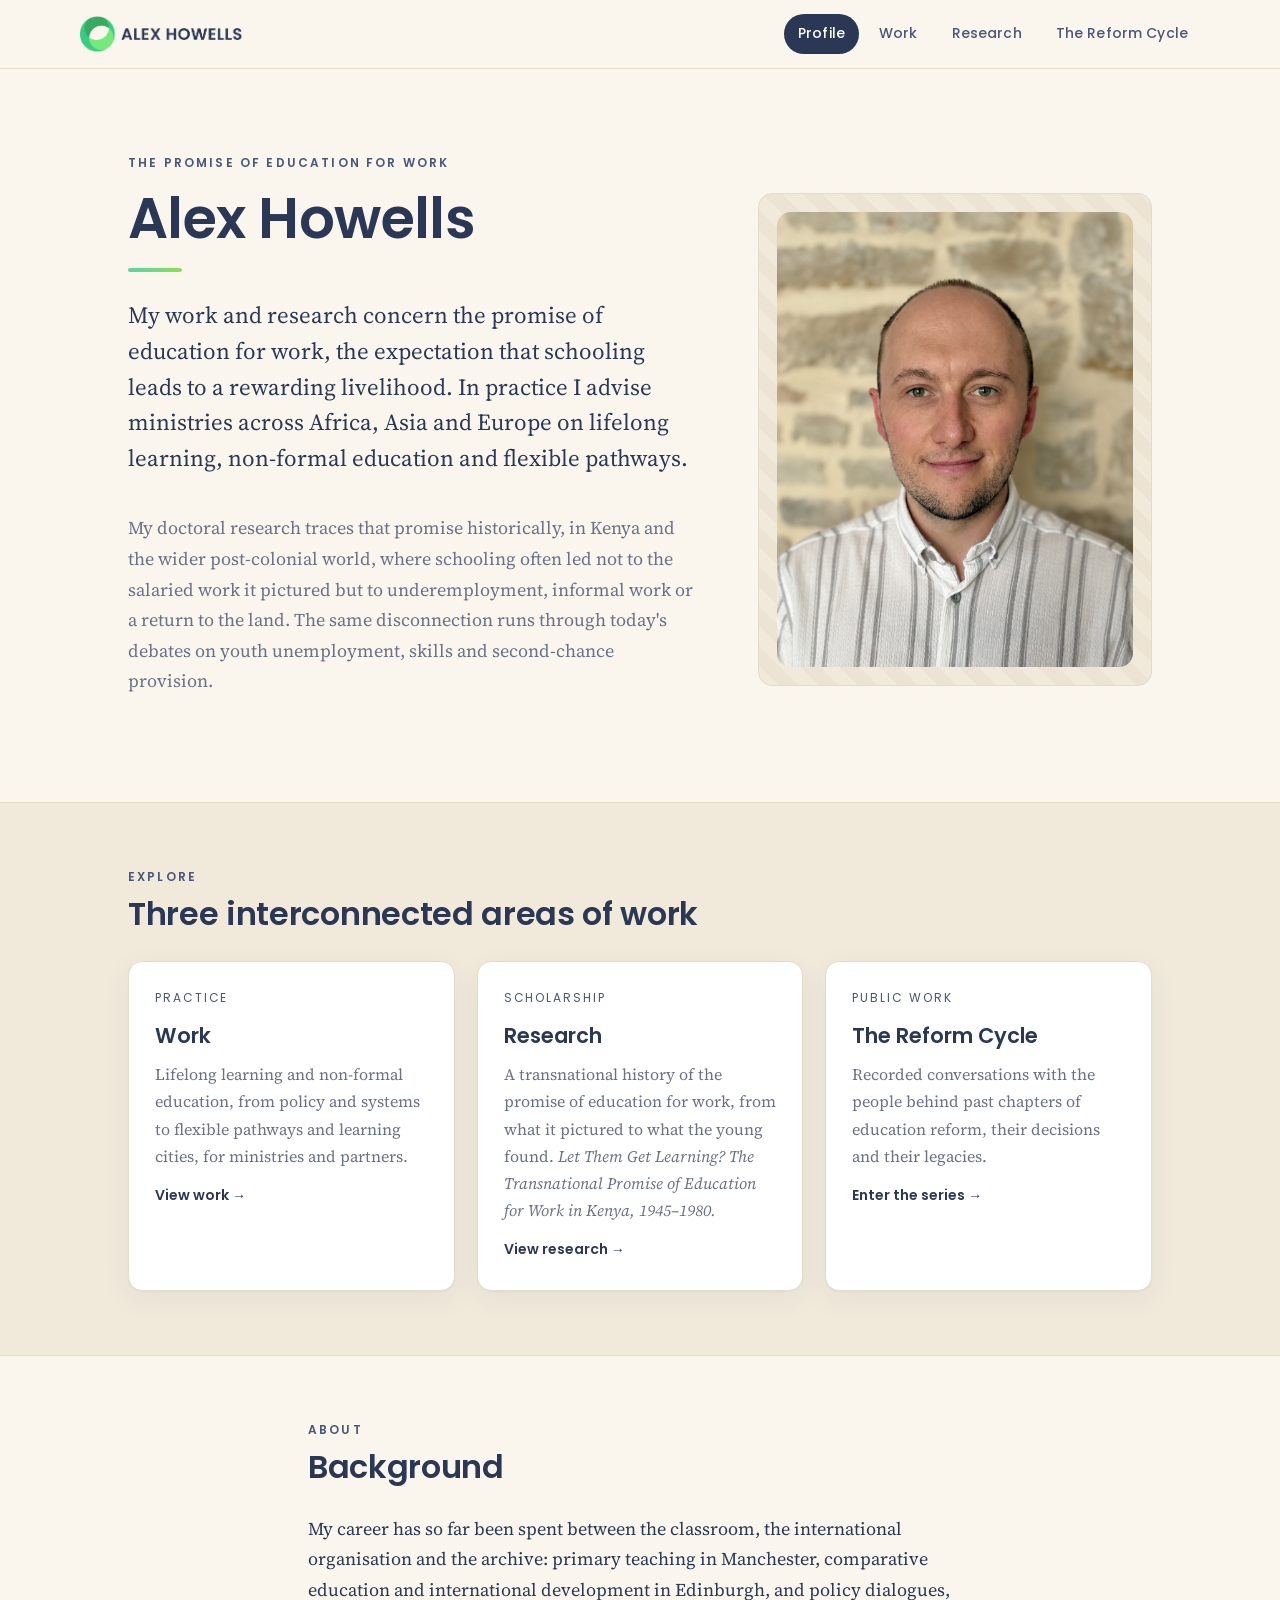
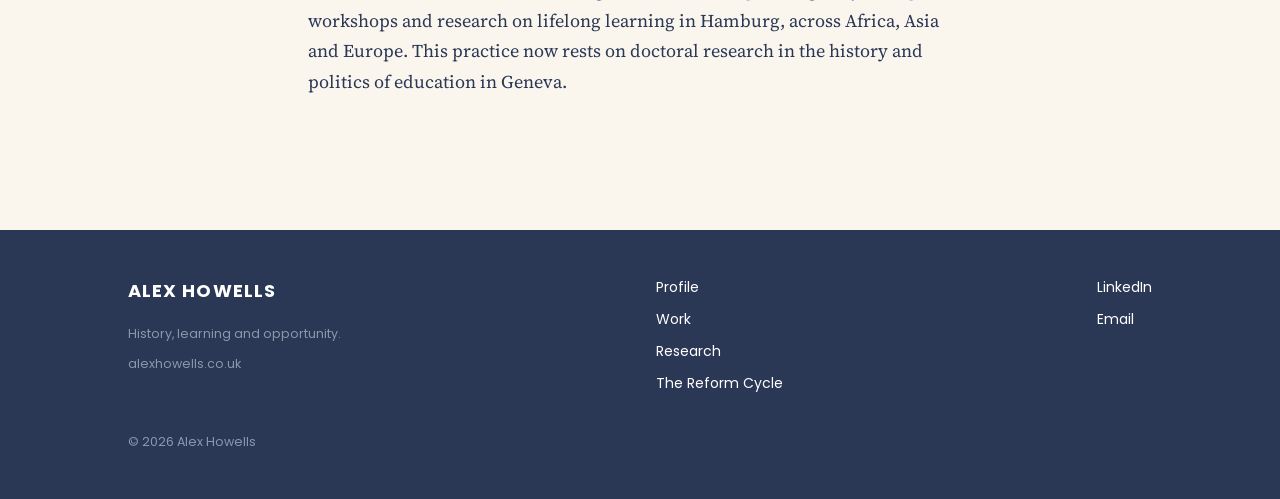
<file: index.html>
<!DOCTYPE html>
<html lang="en">
<head>
<meta charset="UTF-8">
<meta name="viewport" content="width=device-width, initial-scale=1.0">
<title>Alex Howells — The promise of education for work</title>
<meta name="description" content="Alex Howells works on the promise of education for work: lifelong learning, non-formal education and flexible pathways in practice across Africa, Asia and Europe, grounded in a transnational history of education, work and the young in the global South.">
<link rel="canonical" href="https://alexhowells.co.uk/">
<meta property="og:type" content="website">
<meta property="og:title" content="Alex Howells — The promise of education for work">
<meta property="og:description" content="The promise of education for work — lifelong learning, non-formal education and flexible pathways in practice, with the transnational history behind them.">
<meta property="og:url" content="https://alexhowells.co.uk/">
<meta property="og:image" content="https://alexhowells.co.uk/profile.jpg">
<meta property="og:image:alt" content="Alex Howells">
<meta property="og:locale" content="en_GB">
<meta property="og:site_name" content="Alex Howells">
<meta name="twitter:card" content="summary_large_image">
<meta name="twitter:title" content="Alex Howells — The promise of education for work">
<meta name="twitter:description" content="The promise of education for work — lifelong learning, non-formal education and flexible pathways in practice, with the transnational history behind them.">
<meta name="twitter:image" content="https://alexhowells.co.uk/profile.jpg">
<link rel="icon" type="image/png" href="/favicon.png">
<link rel="apple-touch-icon" href="/favicon.png">
<link rel="preconnect" href="https://fonts.googleapis.com">
<link rel="preconnect" href="https://fonts.gstatic.com" crossorigin>
<link href="https://fonts.googleapis.com/css2?family=Poppins:wght@400;500;600;700&family=Source+Serif+4:opsz,wght@8..60,400;8..60,500;8..60,600&display=swap" rel="stylesheet">
<link rel="stylesheet" href="/styles.css">
</head>
<body>

<header class="site">
  <div class="bar">
    <a class="brand" href="/"><img src="/logo.png" alt="Alex Howells" class="logo-img"></a>
    <nav class="main">
      <a href="/" class="active">Profile</a>
      <a href="/work/">Work</a>
      <a href="/research/">Research</a>
      <a href="/the-reform-cycle/">The Reform Cycle</a>
    </nav>
  </div>
</header>

<main>
  <section class="hero">
    <div class="wrap hero-grid">
      <div>
        <div class="eyebrow navy">The promise of education for work</div>
        <h1 class="display">Alex Howells</h1>
        <div class="accent-rule"></div>
        <p class="lead">My work and research concern the promise of education for work, the expectation that schooling
          leads to a rewarding livelihood. In practice I advise ministries across Africa, Asia and Europe on lifelong
          learning, non-formal education and flexible pathways.</p>
        <p class="muted">My doctoral research traces that promise historically, in Kenya and the wider post-colonial
          world, where schooling often led not to the salaried work it pictured but to underemployment, informal work
          or a return to the land. The same disconnection runs through today's debates on youth unemployment, skills
          and second-chance provision.</p>
      </div>
      <div class="portrait-ph">
        <img src="/profile.jpg" alt="Alex Howells portrait" style="width:100%;height:100%;object-fit:cover;border-radius:14px;">
      </div>
    </div>
  </section>

  <section class="band">
    <div class="wrap">
      <div class="eyebrow navy">Explore</div>
      <h2 class="sec">Three interconnected areas of work</h2>
      <div class="cards">
        <a class="card" href="/work/">
          <div class="k">Practice</div>
          <h3>Work</h3>
          <p>Lifelong learning and non-formal education, from policy and systems to flexible pathways and learning cities, for ministries and partners.</p>
          <span class="go">View work →</span>
        </a>
        <a class="card" href="/research/">
          <div class="k">Scholarship</div>
          <h3>Research</h3>
          <p>A transnational history of the promise of education for work, from what it pictured to what the young found. <em>Let Them Get Learning? The Transnational Promise of Education for Work in Kenya, 1945–1980.</em></p>
          <span class="go">View research →</span>
        </a>
        <a class="card" href="/the-reform-cycle/">
          <div class="k">Public work</div>
          <h3>The Reform Cycle</h3>
          <p>Recorded conversations with the people behind past chapters of education reform, their decisions and their legacies.</p>
          <span class="go">Enter the series →</span>
        </a>
      </div>
    </div>
  </section>

  <section>
    <div class="narrow">
      <div class="eyebrow navy">About</div>
      <h2 class="sec">Background</h2>
      <p>My career has so far been spent between the classroom, the international organisation and the archive:
        primary teaching in Manchester, comparative education and international development in Edinburgh, and policy
        dialogues, workshops and research on lifelong learning in Hamburg, across Africa, Asia and Europe. This
        practice now rests on doctoral research in the history and politics of education in Geneva.</p>
    </div>
  </section>
</main>

<footer class="site">
  <div class="wrap">
    <div class="cols">
      <div>
        <div class="nm">Alex Howells</div>
        <small>History, learning and opportunity.<br>alexhowells.co.uk</small>
      </div>
      <div>
        <a href="/">Profile</a>
        <a href="/work/">Work</a>
        <a href="/research/">Research</a>
        <a href="/the-reform-cycle/">The Reform Cycle</a>
      </div>
      <div>
        <a href="https://www.linkedin.com/in/alex-howells-ab8938175/" target="_blank">LinkedIn</a>
        <a href="mailto:alex@alexhowells.co.uk">Email</a>
      </div>
    </div>
    <small style="display:block;margin-top:28px;">© <span id="yr"></span> Alex Howells</small>
  </div>
</footer>

<script>document.getElementById('yr').textContent=new Date().getFullYear();</script>
</body>
</html>
</file>
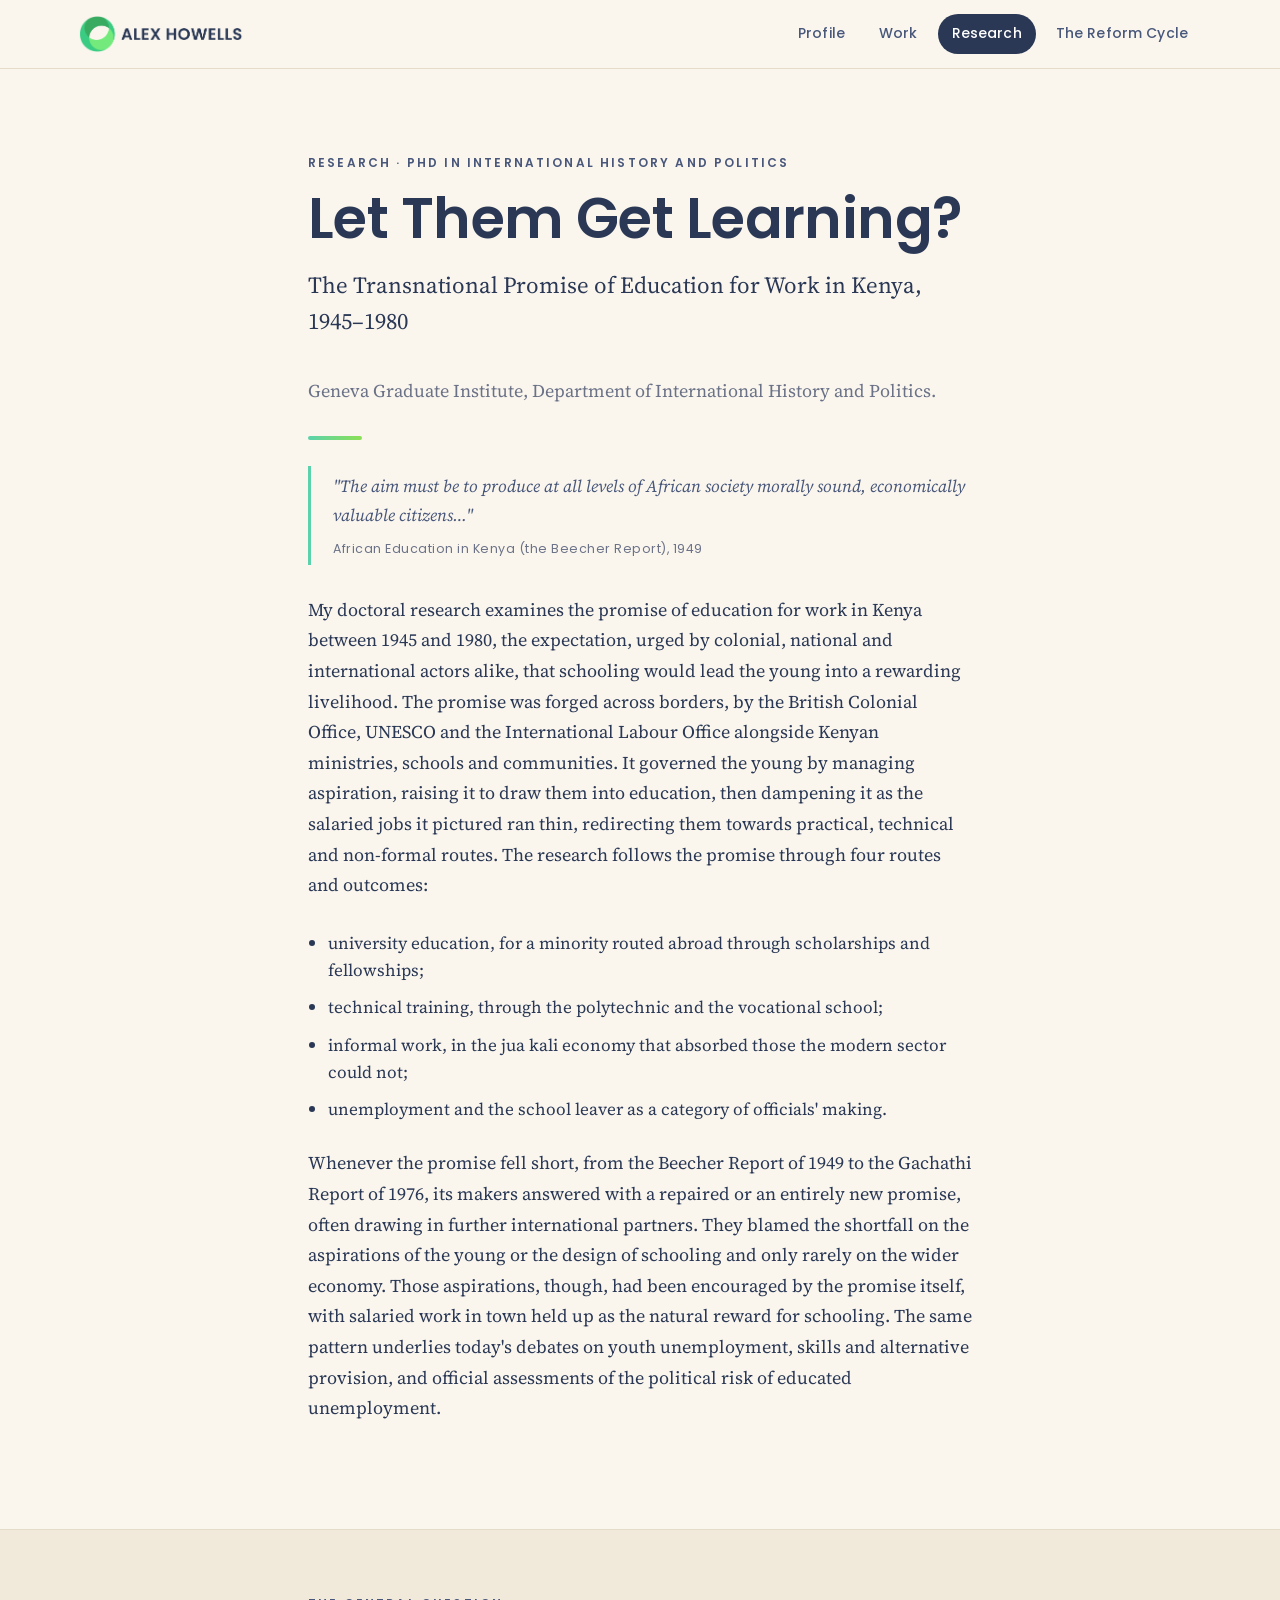
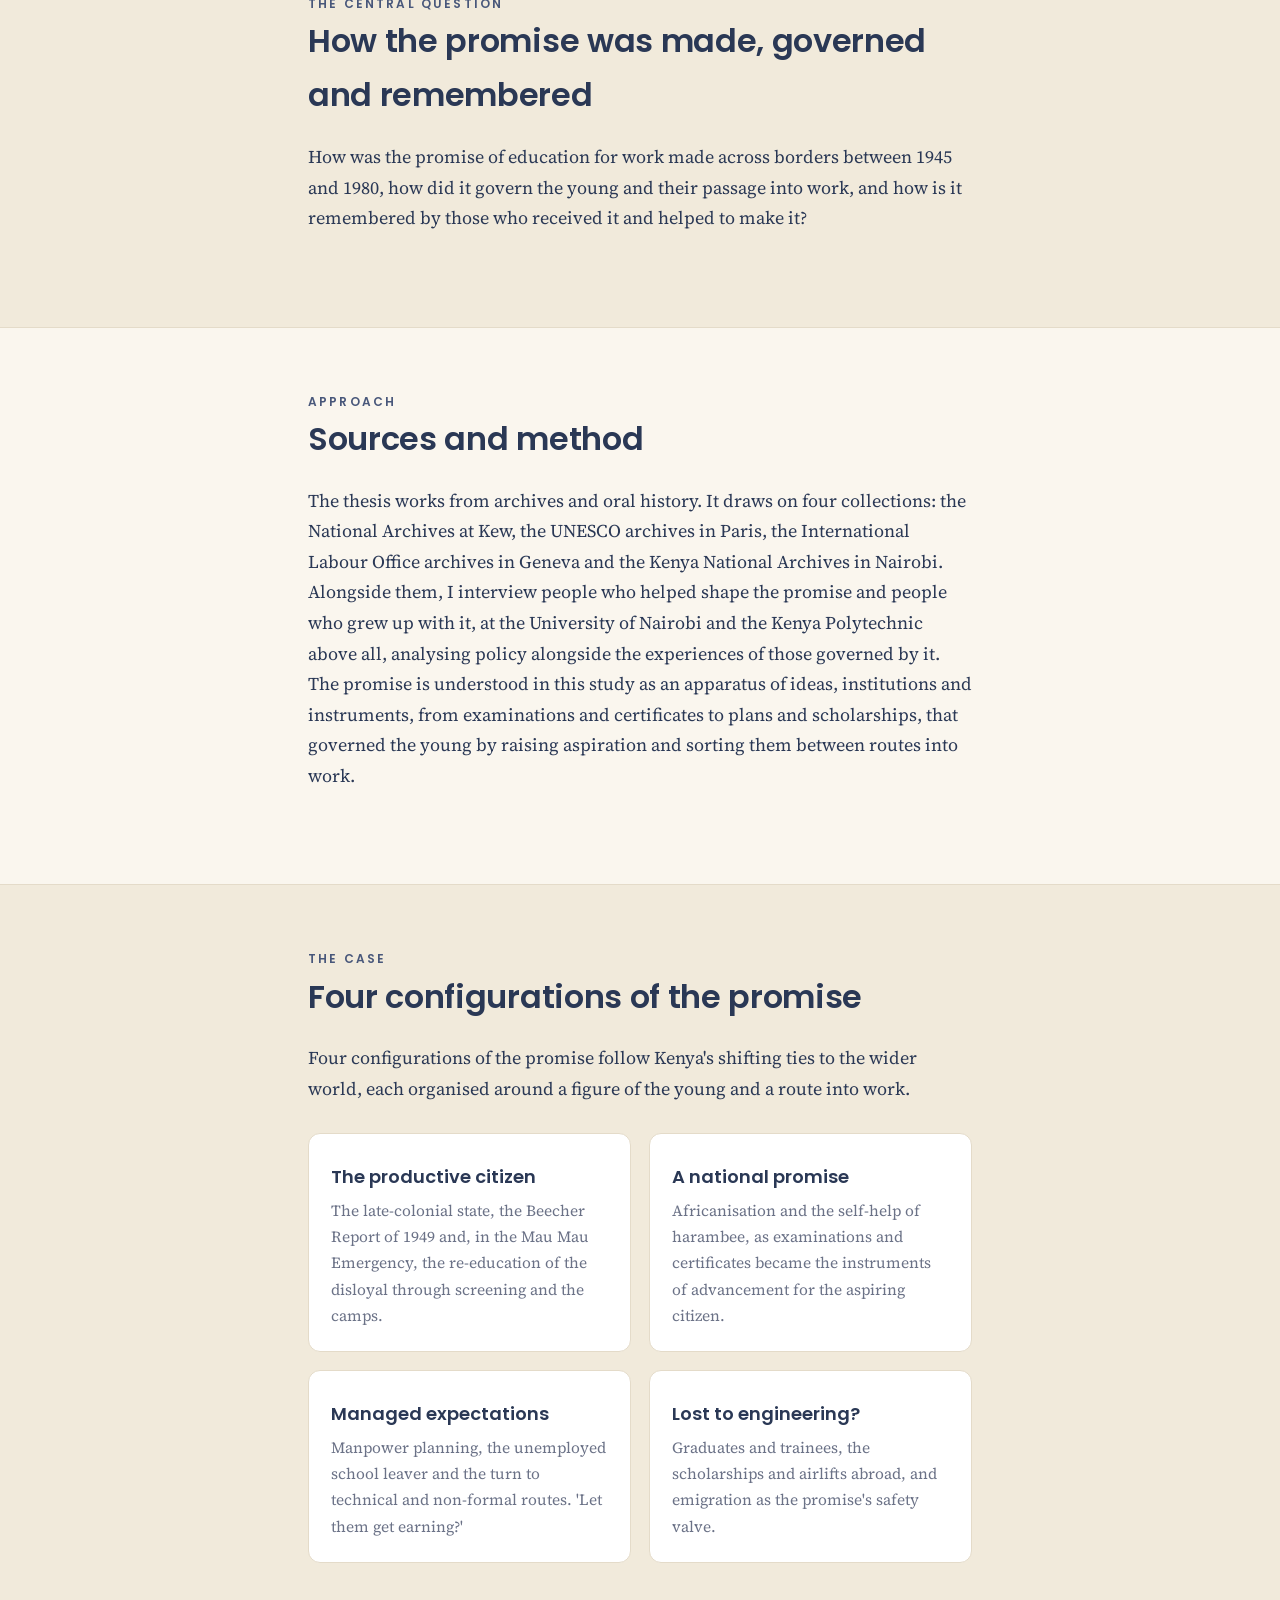
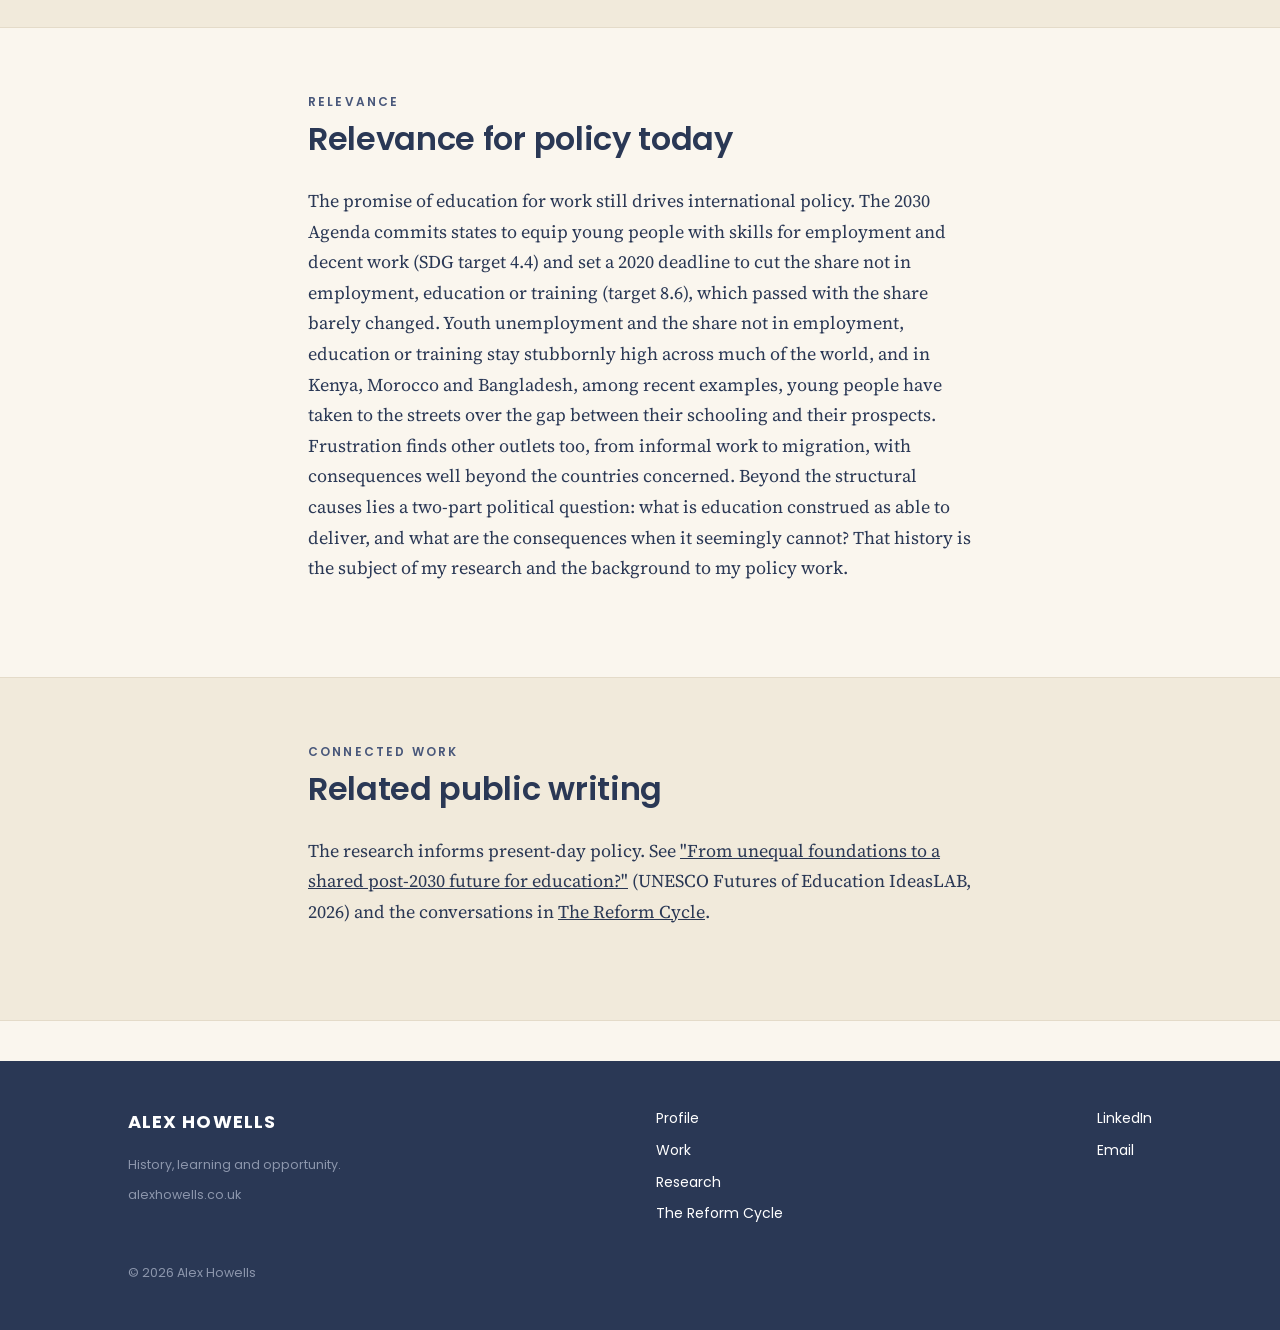
<file: research/index.html>
<!DOCTYPE html>
<html lang="en">
<head>
<meta charset="UTF-8">
<meta name="viewport" content="width=device-width, initial-scale=1.0">
<title>Research: Let Them Get Learning? — Alex Howells</title>
<meta name="description" content="Doctoral research on the transnational promise of education for work in Kenya, 1945–1980 — how it was made across borders, how it governed the young and the historical roots of today's debates on youth unemployment, skills and flexible pathways.">
<link rel="canonical" href="https://alexhowells.co.uk/research/">
<meta property="og:type" content="website">
<meta property="og:title" content="Let Them Get Learning? The Transnational Promise of Education for Work in Kenya, 1945–1980">
<meta property="og:description" content="Doctoral research on the transnational promise of education for work in Kenya — how it was made, how it governed the young, and the historical roots of debates on youth unemployment and skills.">
<meta property="og:url" content="https://alexhowells.co.uk/research/">
<meta property="og:image" content="https://alexhowells.co.uk/logo.png">
<meta property="og:image:alt" content="Alex Howells">
<meta property="og:locale" content="en_GB">
<meta property="og:site_name" content="Alex Howells">
<meta name="twitter:card" content="summary_large_image">
<meta name="twitter:title" content="Let Them Get Learning? — Alex Howells">
<meta name="twitter:description" content="Doctoral research on the transnational promise of education for work in Kenya — how it was made, how it governed the young, and the historical roots of debates on youth unemployment and skills.">
<meta name="twitter:image" content="https://alexhowells.co.uk/logo.png">
<link rel="icon" type="image/png" href="/favicon.png">
<link rel="apple-touch-icon" href="/favicon.png">
<link rel="preconnect" href="https://fonts.googleapis.com">
<link rel="preconnect" href="https://fonts.gstatic.com" crossorigin>
<link href="https://fonts.googleapis.com/css2?family=Poppins:wght@400;500;600;700&family=Source+Serif+4:opsz,wght@8..60,400;8..60,500;8..60,600&display=swap" rel="stylesheet">
<link rel="stylesheet" href="/styles.css">
<style>
  .patterns{margin:4px 0 0;padding-left:1.1em;}
  .patterns li{margin-bottom:.6em;font-size:17px;line-height:1.6;}
</style>
</head>
<body>

<header class="site">
  <div class="bar">
    <a class="brand" href="/"><img src="/logo.png" alt="Alex Howells" class="logo-img"></a>
    <nav class="main">
      <a href="/">Profile</a>
      <a href="/work/">Work</a>
      <a href="/research/" class="active">Research</a>
      <a href="/the-reform-cycle/">The Reform Cycle</a>
    </nav>
  </div>
</header>

<main>
  <section class="hero">
    <div class="narrow">
      <div class="eyebrow navy">Research · PhD in International History and Politics</div>
      <h1 class="display">Let Them Get Learning?</h1>
      <p class="lead">The Transnational Promise of Education for Work in Kenya, 1945–1980</p>
      <p class="muted">Geneva Graduate Institute, Department of International History and Politics.</p>
      <div class="accent-rule" style="margin-top:22px;"></div>
      <div class="epigraph">"The aim must be to produce at all levels of African society morally sound, economically
        valuable citizens…"<cite>African Education in Kenya (the Beecher Report), 1949</cite></div>

      <p>My doctoral research examines the promise of education for work in Kenya between 1945 and 1980, the
        expectation, urged by colonial, national and international actors alike, that schooling would lead the young
        into a rewarding livelihood. The promise was forged across borders, by the British Colonial Office, UNESCO and
        the International Labour Office alongside Kenyan ministries, schools and communities. It governed the young by
        managing aspiration, raising it to draw them into education, then dampening it as the salaried jobs it pictured
        ran thin, redirecting them towards practical, technical and non-formal routes. The research follows the promise through four
        routes and outcomes:</p>

      <ul class="patterns">
        <li>university education, for a minority routed abroad through scholarships and fellowships;</li>
        <li>technical training, through the polytechnic and the vocational school;</li>
        <li>informal work, in the jua kali economy that absorbed those the modern sector could not;</li>
        <li>unemployment and the school leaver as a category of officials' making.</li>
      </ul>

      <p style="margin-top:1.4em;">Whenever the promise fell short, from the Beecher Report of 1949 to the Gachathi
        Report of 1976, its makers answered with a repaired or an entirely new promise, often drawing in further
        international partners. They blamed the shortfall on the aspirations of the young or the design of schooling and
        only rarely on the wider economy. Those aspirations, though, had been encouraged by the promise itself, with
        salaried work in town held up as the natural reward for schooling. The same pattern underlies today's debates
        on youth unemployment, skills and alternative provision, and official assessments of the political risk of
        educated unemployment.</p>
    </div>
  </section>

  <section class="band">
    <div class="narrow">
      <div class="eyebrow navy">The central question</div>
      <h2 class="sec">How the promise was made, governed and remembered</h2>
      <p>How was the promise of education for work made across borders between 1945 and 1980, how did it govern the
        young and their passage into work, and how is it remembered by those who received it and helped to make it?</p>
    </div>
  </section>

  <section>
    <div class="narrow">
      <div class="eyebrow navy">Approach</div>
      <h2 class="sec">Sources and method</h2>
      <p>The thesis works from archives and oral history. It draws on four collections: the National Archives at Kew, the
        UNESCO archives in Paris, the International Labour Office archives in Geneva and the Kenya National Archives in
        Nairobi. Alongside them, I interview people who helped shape the promise and people who grew up with it, at the
        University of Nairobi and the Kenya Polytechnic above all, analysing policy alongside the experiences of those
        governed by it. The promise is understood in this study as an apparatus of ideas, institutions and instruments,
        from examinations and certificates to plans and scholarships, that governed the young by raising aspiration and
        sorting them between routes into work.</p>
    </div>
  </section>

  <section class="band">
    <div class="narrow">
      <div class="eyebrow navy">The case</div>
      <h2 class="sec">Four configurations of the promise</h2>
      <p>Four configurations of the promise follow Kenya's shifting ties to the wider world, each organised around a
        figure of the young and a route into work.</p>
      <div class="chapters">
        <div class="chap">
          <h3>The productive citizen</h3>
          <p>The late-colonial state, the Beecher Report of 1949 and, in the Mau Mau Emergency, the re-education of the disloyal through screening and the camps.</p>
        </div>
        <div class="chap">
          <h3>A national promise</h3>
          <p>Africanisation and the self-help of harambee, as examinations and certificates became the instruments of advancement for the aspiring citizen.</p>
        </div>
        <div class="chap">
          <h3>Managed expectations</h3>
          <p>Manpower planning, the unemployed school leaver and the turn to technical and non-formal routes. 'Let them get earning?'</p>
        </div>
        <div class="chap">
          <h3>Lost to engineering?</h3>
          <p>Graduates and trainees, the scholarships and airlifts abroad, and emigration as the promise's safety valve.</p>
        </div>
      </div>
    </div>
  </section>

  <section>
    <div class="narrow">
      <div class="eyebrow navy">Relevance</div>
      <h2 class="sec">Relevance for policy today</h2>
      <p>The promise of education for work still drives international policy. The 2030 Agenda commits states to equip
        young people with skills for employment and decent work (SDG target 4.4) and set a 2020 deadline to cut the
        share not in employment, education or training (target 8.6), which passed with the share barely changed. Youth
        unemployment and the share not in employment, education or training stay stubbornly high across much of the
        world, and in Kenya, Morocco and Bangladesh, among recent examples, young people have taken to the streets over
        the gap between their schooling and their prospects. Frustration finds other outlets too, from informal work to
        migration, with consequences well beyond the countries concerned. Beyond the structural causes lies a two-part
        political question: what is education construed as able to deliver, and what are the consequences when it
        seemingly cannot? That history is the subject of my research and the background to my policy work.</p>
    </div>
  </section>

  <section class="band">
    <div class="narrow">
      <div class="eyebrow navy">Connected work</div>
      <h2 class="sec">Related public writing</h2>
      <p>The research informs present-day policy. See
        <a href="https://www.unesco.org/en/articles/unequal-foundations-shared-post-2030-future-education">"From unequal foundations to a shared post-2030 future for education?"</a>
        (UNESCO Futures of Education IdeasLAB, 2026) and the conversations in
        <a href="https://alexhowells.co.uk/the-reform-cycle/">The Reform Cycle</a>.</p>
    </div>
  </section>
</main>

<footer class="site">
  <div class="wrap">
    <div class="cols">
      <div>
        <div class="nm">Alex Howells</div>
        <small>History, learning and opportunity.<br>alexhowells.co.uk</small>
      </div>
      <div>
        <a href="/">Profile</a>
        <a href="/work/">Work</a>
        <a href="/research/">Research</a>
        <a href="/the-reform-cycle/">The Reform Cycle</a>
      </div>
      <div>
        <a href="https://www.linkedin.com/in/alex-howells-ab8938175/" target="_blank">LinkedIn</a>
        <a href="mailto:alex@alexhowells.co.uk">Email</a>
      </div>
    </div>
    <small style="display:block;margin-top:28px;">© <span id="yr"></span> Alex Howells</small>
  </div>
</footer>

<script>document.getElementById('yr').textContent=new Date().getFullYear();</script>
</body>
</html>
</file>
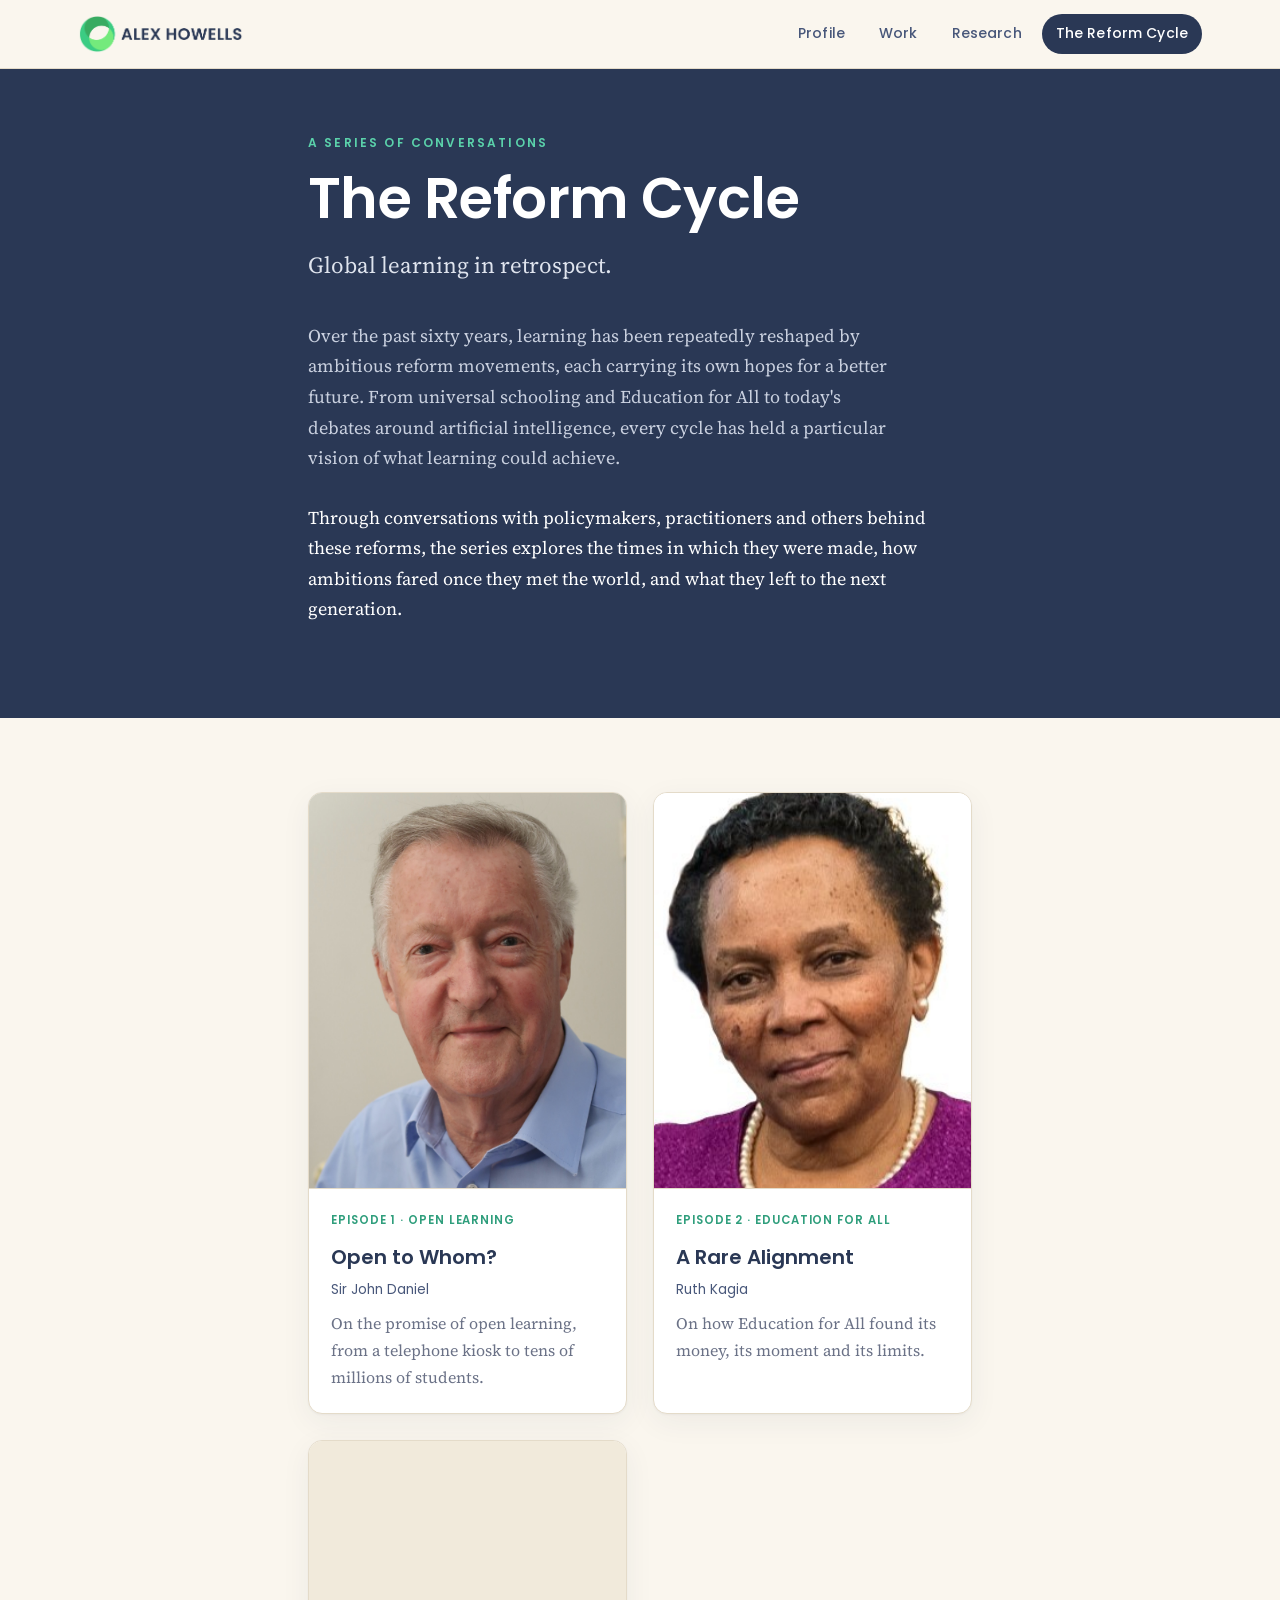
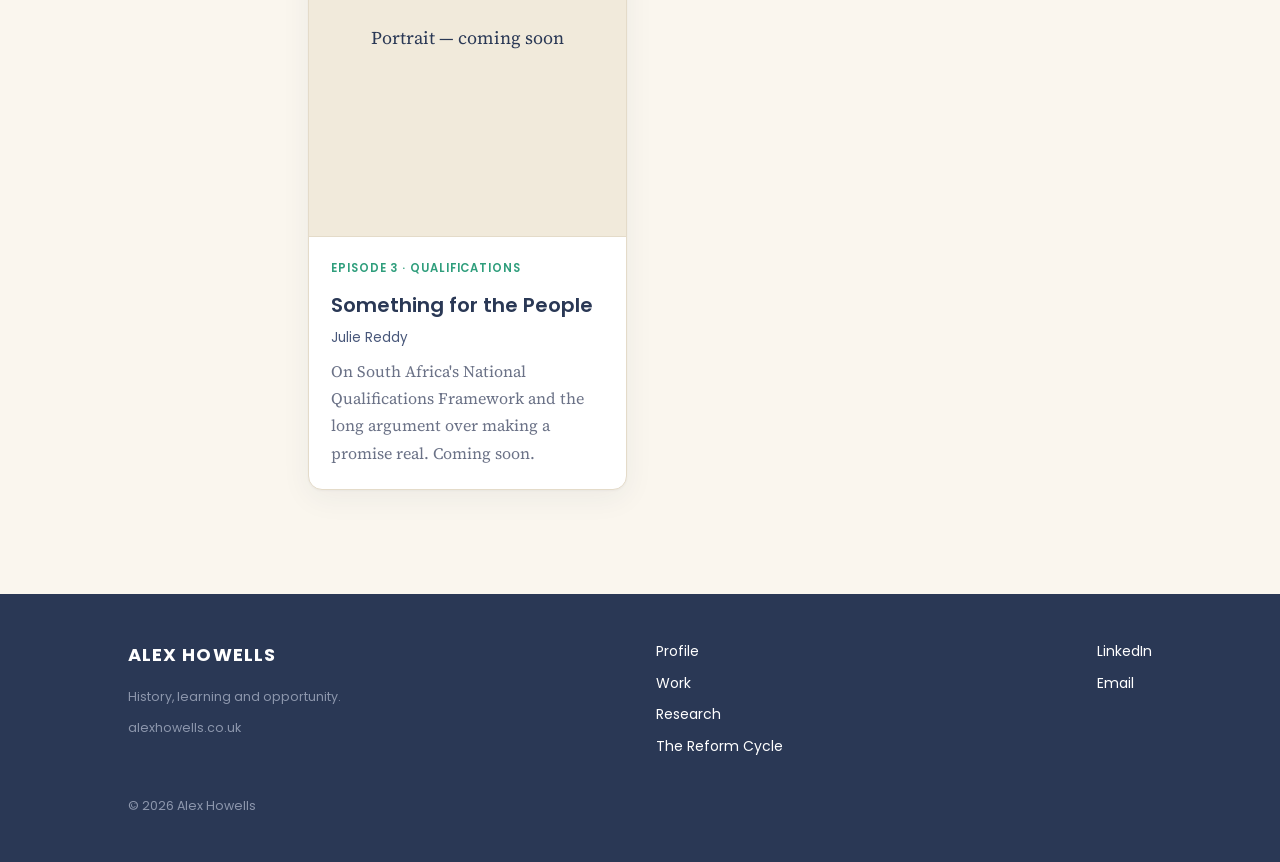
<file: the-reform-cycle/index.html>
<!DOCTYPE html>
<html lang="en">
<head>
<meta charset="UTF-8">
<meta name="viewport" content="width=device-width, initial-scale=1.0">
<title>The Reform Cycle — Global learning in retrospect</title>
<meta name="description" content="The Reform Cycle, hosted by Alex Howells: conversations with the people behind global learning reforms — universal schooling, Education for All, sustainable development and more — their stories and legacies.">
<link rel="canonical" href="https://alexhowells.co.uk/the-reform-cycle/">
<meta property="og:type" content="website">
<meta property="og:title" content="The Reform Cycle — Global learning in retrospect">
<meta property="og:description" content="Conversations with the people behind global learning reforms - their stories and legacies. Hosted by Alex Howells.">
<meta property="og:url" content="https://alexhowells.co.uk/the-reform-cycle/">
<meta property="og:image" content="https://alexhowells.co.uk/logo.png">
<meta name="twitter:card" content="summary_large_image">
<meta name="author" content="Alex Howells">
<meta name="robots" content="index, follow, max-image-preview:large">
<meta property="og:site_name" content="Alex Howells">
<meta property="og:locale" content="en_GB">
<meta property="og:image:alt" content="Alex Howells">
<meta name="twitter:title" content="The Reform Cycle — Global learning in retrospect">
<meta name="twitter:description" content="Conversations with the people behind global learning reforms - their stories and legacies. Hosted by Alex Howells.">
<meta name="twitter:image" content="https://alexhowells.co.uk/logo.png">
<link rel="icon" type="image/png" href="/favicon.png">
<link rel="apple-touch-icon" href="/favicon.png">
<link rel="preconnect" href="https://fonts.googleapis.com">
<link rel="preconnect" href="https://fonts.gstatic.com" crossorigin>
<link href="https://fonts.googleapis.com/css2?family=Poppins:wght@400;500;600;700&family=Source+Serif+4:opsz,wght@8..60,400;8..60,500;8..60,600&display=swap" rel="stylesheet">
<link rel="stylesheet" href="/styles.css">
</head>
<body>
<header class="site">
  <div class="bar">
    <a class="brand" href="/"><img src="/logo.png" alt="Alex Howells" class="logo-img"></a>
    <nav class="main">
      <a href="/">Profile</a>
      <a href="/work/">Work</a>
      <a href="/research/">Research</a>
      <a href="/the-reform-cycle/" class="active">The Reform Cycle</a>
    </nav>
  </div>
</header>
<main>
  <section class="rc-head">
    <div class="narrow">
      <div class="eyebrow">A series of conversations</div>
      <h1 class="display">The Reform Cycle</h1>
      <p class="lead">Global learning in retrospect.</p>
      <p style="color:#c9d0df;max-width:66ch;">Over the past sixty years, learning has been repeatedly reshaped by ambitious reform movements, each carrying its own hopes for a better future. From universal schooling and Education for All to today's debates around artificial intelligence, every cycle has held a particular vision of what learning could achieve.</p>
        <p>Through conversations with policymakers, practitioners and others behind these reforms, the series explores the times in which they were made, how ambitions fared once they met the world, and what they left to the next generation.</p>
    </div>
  </section>
  <section>
    <div class="narrow">
    <div class="convo-list">
        <a class="convo" href="/the-reform-cycle/sir-john-daniel/">
          <div class="pic"><img src="/the-reform-cycle/sir-john-daniel/sir-john-daniel.jpg" alt="Sir John Daniel" style="width:100%;height:100%;object-fit:cover;"></div>
          <div class="body">
            <div class="tags">Episode 1 · Open learning</div>
            <h3>Open to Whom?</h3>
            <div class="guest">Sir John Daniel</div>
            <p class="teaser">On the promise of open learning, from a telephone kiosk to tens of millions of students.</p>
          </div>
        </a>
        <a class="convo" href="/the-reform-cycle/ruth-kagia/">
          <div class="pic"><img src="/the-reform-cycle/ruth-kagia/rk-photo.jpg" alt="Ruth Kagia" style="width:100%;height:100%;object-fit:cover;"></div>
          <div class="body">
            <div class="tags">Episode 2 · Education for All</div>
            <h3>A Rare Alignment</h3>
            <div class="guest">Ruth Kagia</div>
            <p class="teaser">On how Education for All found its money, its moment and its limits.</p>
          </div>
        </a>
      <div class="convo">
  <div class="pic">Portrait — coming soon</div>
  <div class="body">
    <div class="tags">Episode 3 · Qualifications</div>
    <h3>Something for the People</h3>
    <div class="guest">Julie Reddy</div>
    <p class="teaser">On South Africa's National Qualifications Framework and the long argument over making a promise real. Coming soon.</p>
  </div>
</div>
      </div>
    </div>
  </section>
</main>
<footer class="site">
  <div class="wrap">
    <div class="cols">
      <div>
        <div class="nm">Alex Howells</div>
        <small>History, learning and opportunity.<br>alexhowells.co.uk</small>
      </div>
      <div>
        <a href="/">Profile</a>
        <a href="/work/">Work</a>
        <a href="/research/">Research</a>
        <a href="/the-reform-cycle/">The Reform Cycle</a>
      </div>
      <div>
        <a href="https://www.linkedin.com/in/alex-howells-ab8938175/" target="_blank">LinkedIn</a>
        <a href="mailto:alex@alexhowells.co.uk">Email</a>
      </div>
    </div>
    <small style="display:block;margin-top:28px;">© <span id="yr"></span> Alex Howells</small>
  </div>
</footer>
<script>document.getElementById('yr').textContent=new Date().getFullYear();</script>
</body>
</html>
</file>
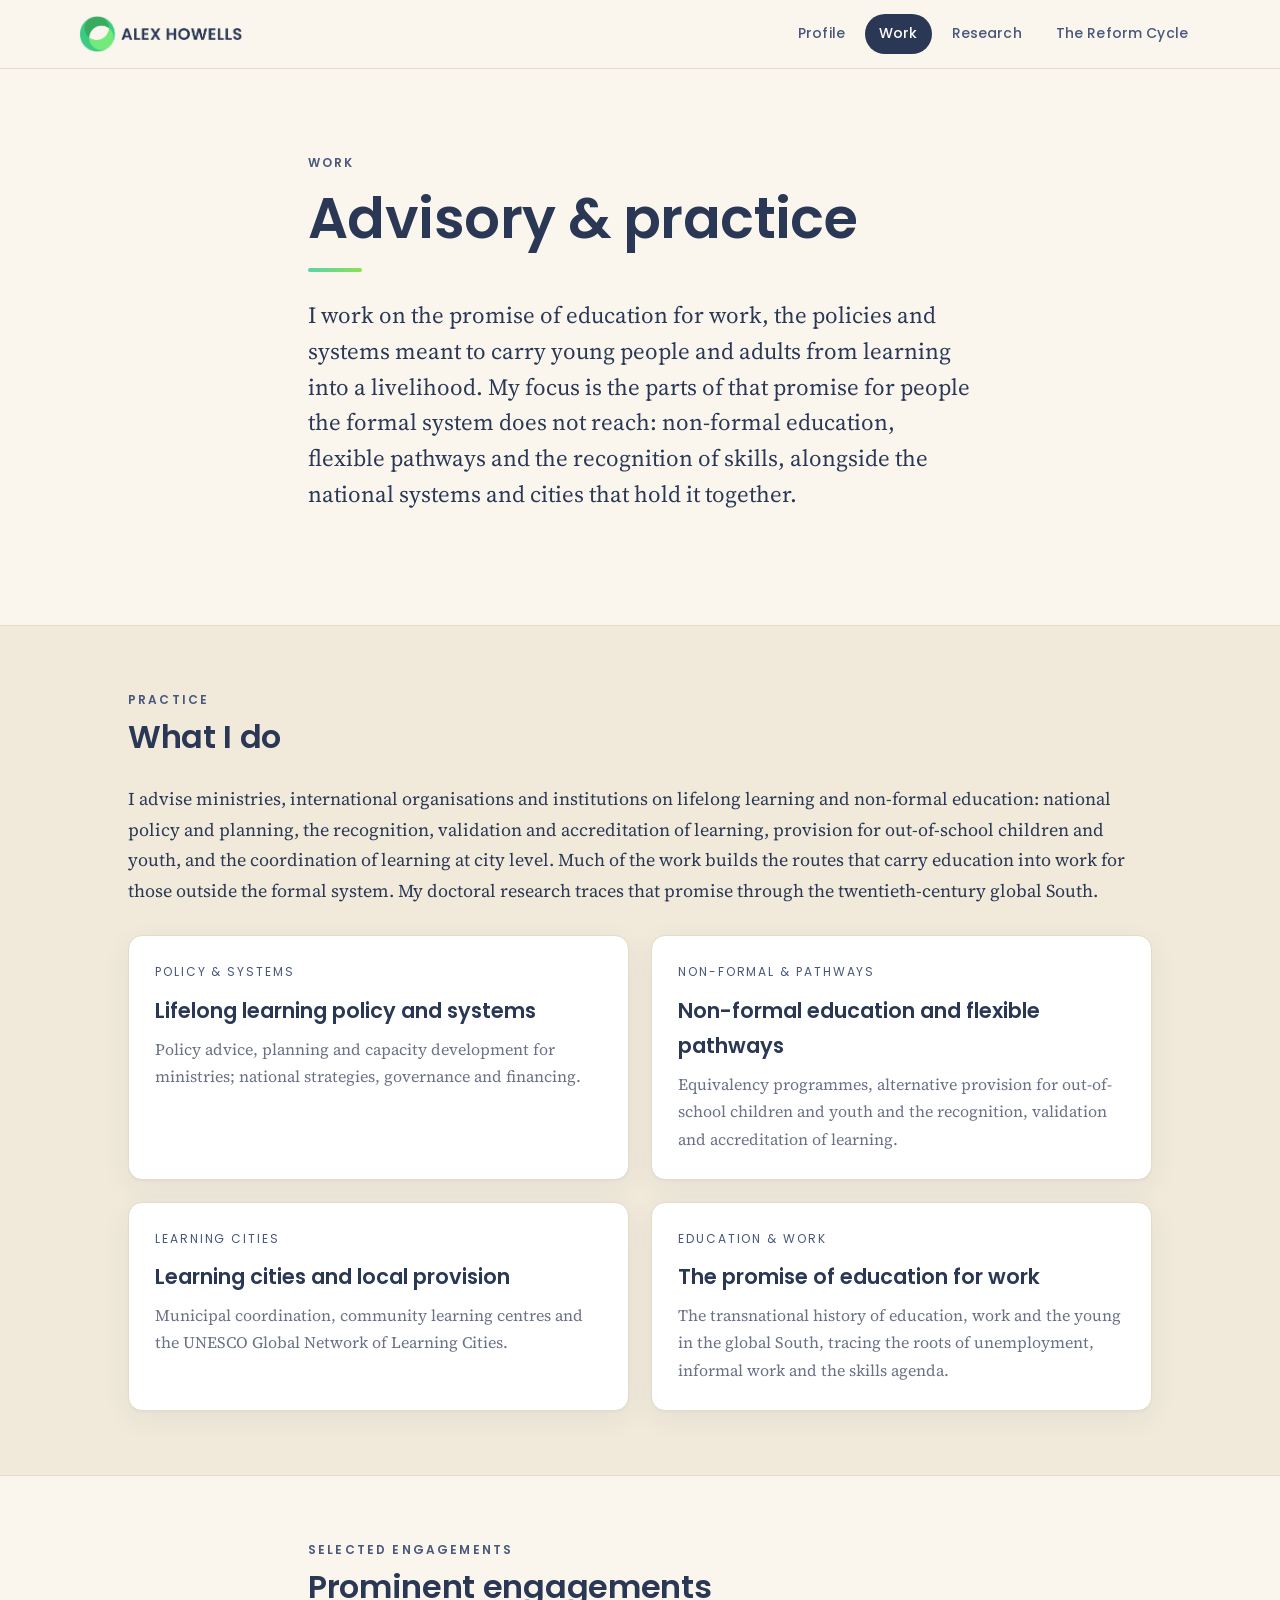
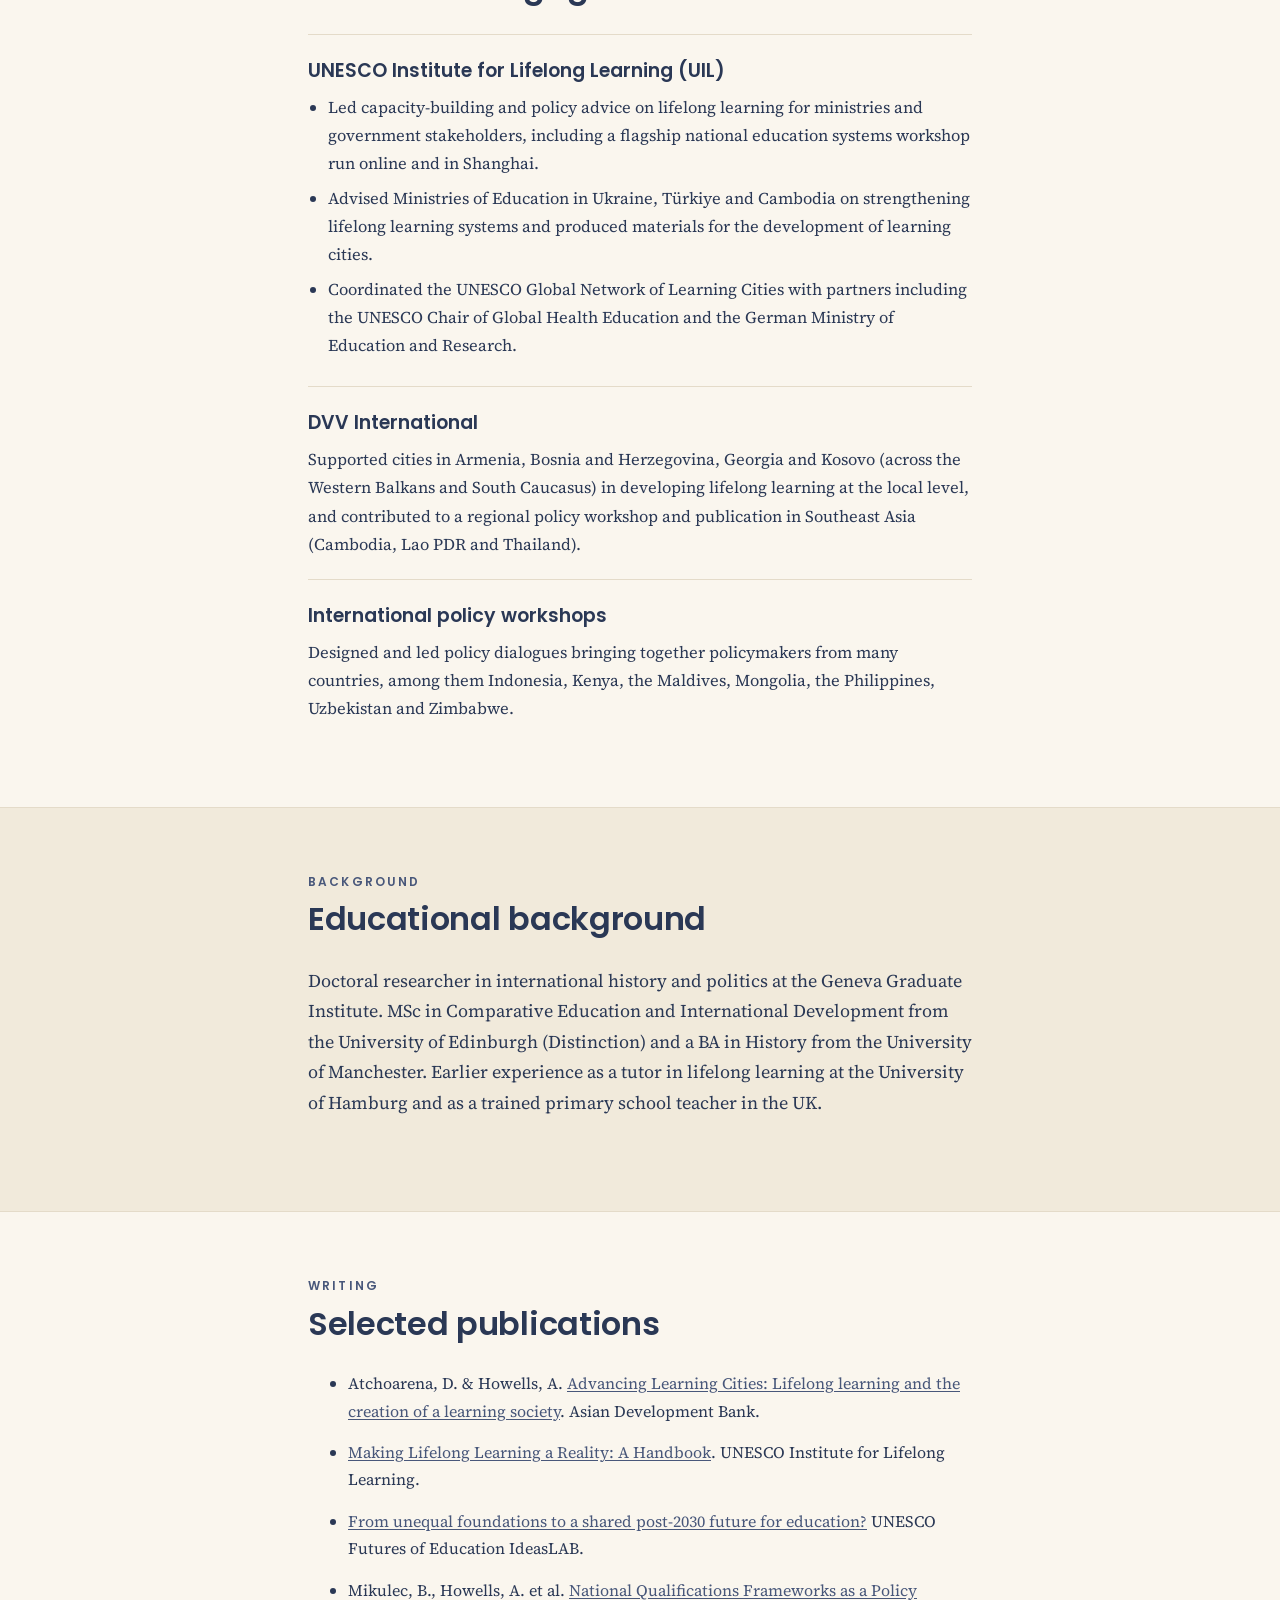
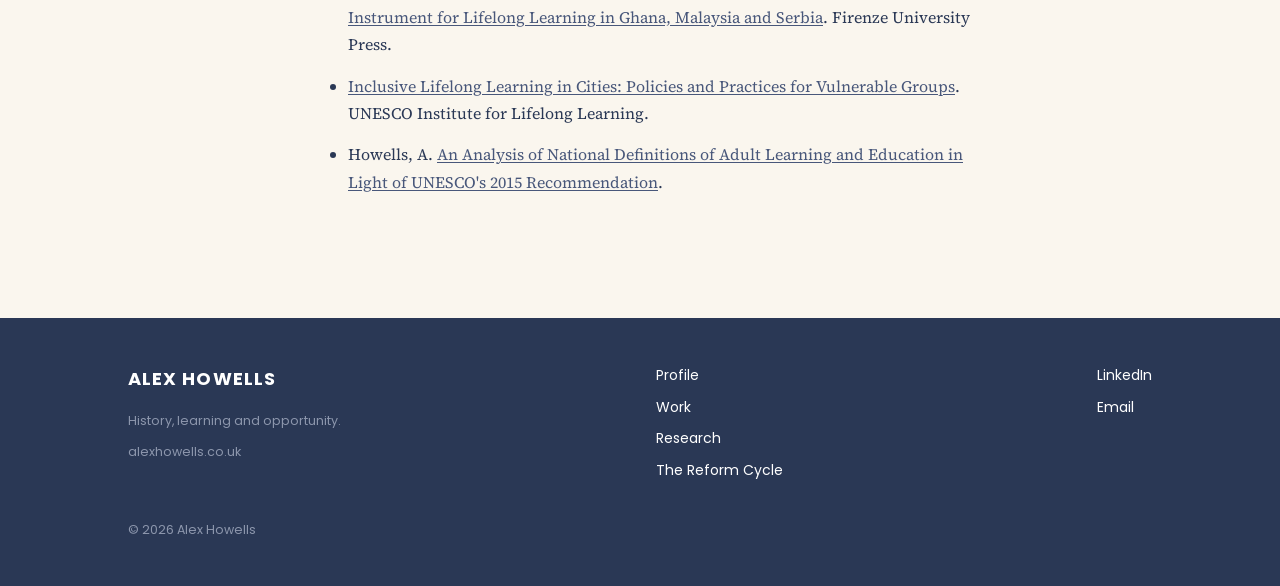
<file: work/index.html>
<!DOCTYPE html>
<html lang="en">
<head>
<meta charset="UTF-8">
<meta name="viewport" content="width=device-width, initial-scale=1.0">
<title>Work — Alex Howells</title>
<meta name="description" content="The promise of education for work: lifelong learning, non-formal education and flexible pathways, learning cities and the transnational history of education, work and the young in the global South. Advisory and capacity development for ministries across Africa, Asia and Europe.">
<link rel="canonical" href="https://alexhowells.co.uk/work/">
<meta property="og:type" content="website">
<meta property="og:title" content="Work — Alex Howells">
<meta property="og:description" content="The promise of education for work — lifelong learning, non-formal education and flexible pathways, learning cities and the transnational history behind them.">
<meta property="og:url" content="https://alexhowells.co.uk/work/">
<meta property="og:image" content="https://alexhowells.co.uk/logo.png">
<meta property="og:image:alt" content="Alex Howells">
<meta property="og:locale" content="en_GB">
<meta property="og:site_name" content="Alex Howells">
<meta name="twitter:card" content="summary_large_image">
<meta name="twitter:title" content="Work — Alex Howells">
<meta name="twitter:description" content="The promise of education for work — lifelong learning, non-formal education and flexible pathways, learning cities and the transnational history behind them.">
<meta name="twitter:image" content="https://alexhowells.co.uk/logo.png">
<link rel="icon" type="image/png" href="/favicon.png">
<link rel="apple-touch-icon" href="/favicon.png">
<link rel="preconnect" href="https://fonts.googleapis.com">
<link rel="preconnect" href="https://fonts.gstatic.com" crossorigin>
<link href="https://fonts.googleapis.com/css2?family=Poppins:wght@400;500;600;700&family=Source+Serif+4:opsz,wght@8..60,400;8..60,500;8..60,600&display=swap" rel="stylesheet">
<link rel="stylesheet" href="/styles.css">
<style>
  .areas{display:grid;grid-template-columns:1fr 1fr;gap:22px;margin-top:10px;}
  @media(max-width:820px){ .areas{grid-template-columns:1fr;} }
</style>
</head>
<body>

<header class="site">
  <div class="bar">
    <a class="brand" href="/"><img src="/logo.png" alt="Alex Howells" class="logo-img"></a>
    <nav class="main">
      <a href="/">Profile</a>
      <a href="/work/" class="active">Work</a>
      <a href="/research/">Research</a>
      <a href="/the-reform-cycle/">The Reform Cycle</a>
    </nav>
  </div>
</header>

<main>
  <section class="hero">
    <div class="narrow">
      <div class="eyebrow navy">Work</div>
      <h1 class="display">Advisory &amp; practice</h1>
      <div class="accent-rule"></div>
      <p class="lead">I work on the promise of education for work, the policies and systems meant to carry young people
        and adults from learning into a livelihood. My focus is the parts of that promise for people the formal system
        does not reach: non-formal education, flexible pathways and the recognition of skills, alongside the national
        systems and cities that hold it together.</p>
    </div>
  </section>

  <section class="band">
    <div class="wrap">
      <div class="eyebrow navy">Practice</div>
      <h2 class="sec">What I do</h2>
      <p>I advise ministries, international organisations and institutions on lifelong learning and non-formal
        education: national policy and planning, the recognition, validation and accreditation of learning, provision
        for out-of-school children and youth, and the coordination of learning at city level. Much of the work builds
        the routes that carry education into work for those outside the formal system. My doctoral research traces that
        promise through the twentieth-century global South.</p>

      <div class="areas">
        <div class="card">
          <div class="k">Policy &amp; systems</div>
          <h3>Lifelong learning policy and systems</h3>
          <p>Policy advice, planning and capacity development for ministries; national strategies, governance and financing.</p>
        </div>
        <div class="card">
          <div class="k">Non-formal &amp; pathways</div>
          <h3>Non-formal education and flexible pathways</h3>
          <p>Equivalency programmes, alternative provision for out-of-school children and youth and the recognition, validation and accreditation of learning.</p>
        </div>
        <div class="card">
          <div class="k">Learning cities</div>
          <h3>Learning cities and local provision</h3>
          <p>Municipal coordination, community learning centres and the UNESCO Global Network of Learning Cities.</p>
        </div>
        <div class="card">
          <div class="k">Education &amp; work</div>
          <h3>The promise of education for work</h3>
          <p>The transnational history of education, work and the young in the global South, tracing the roots of unemployment, informal work and the skills agenda.</p>
        </div>
      </div>
    </div>
  </section>

  <section>
    <div class="narrow">
      <div class="eyebrow navy">Selected engagements</div>
      <h2 class="sec">Prominent engagements</h2>

      <div class="exp">
        <h3>UNESCO Institute for Lifelong Learning (UIL)</h3>
        <ul>
          <li>Led capacity-building and policy advice on lifelong learning for ministries and government stakeholders, including a flagship national education systems workshop run online and in Shanghai.</li>
          <li>Advised Ministries of Education in Ukraine, Türkiye and Cambodia on strengthening lifelong learning systems and produced materials for the development of learning cities.</li>
          <li>Coordinated the UNESCO Global Network of Learning Cities with partners including the UNESCO Chair of Global Health Education and the German Ministry of Education and Research.</li>
        </ul>
      </div>

      <div class="exp">
        <h3>DVV International</h3>
        <p>Supported cities in Armenia, Bosnia and Herzegovina, Georgia and Kosovo (across the Western Balkans and South Caucasus) in developing lifelong learning at the local level, and contributed to a regional policy workshop and publication in Southeast Asia (Cambodia, Lao PDR and Thailand).</p>
      </div>

      <div class="exp">
        <h3>International policy workshops</h3>
        <p>Designed and led policy dialogues bringing together policymakers from many countries, among them Indonesia, Kenya, the Maldives, Mongolia, the Philippines, Uzbekistan and Zimbabwe.</p>
      </div>
    </div>
  </section>

  <section class="band">
    <div class="narrow">
      <div class="eyebrow navy">Background</div>
      <h2 class="sec">Educational background</h2>
      <p>Doctoral researcher in international history and politics at the Geneva Graduate Institute. MSc in Comparative
        Education and International Development from the University of Edinburgh (Distinction) and a BA in History from
        the University of Manchester. Earlier experience as a tutor in lifelong learning at the University of Hamburg
        and as a trained primary school teacher in the UK.</p>
    </div>
  </section>

  <section>
    <div class="narrow">
      <div class="eyebrow navy">Writing</div>
      <h2 class="sec">Selected publications</h2>
      <ul class="pubs">
        <li>Atchoarena, D. &amp; Howells, A. <a href="https://link.springer.com/chapter/10.1007/978-981-16-0983-1_12">Advancing Learning Cities: Lifelong learning and the creation of a learning society</a>. Asian Development Bank.</li>
        <li><a href="https://unesdoc.unesco.org/ark:/48223/pf0000381857">Making Lifelong Learning a Reality: A Handbook</a>. UNESCO Institute for Lifelong Learning.</li>
        <li><a href="https://www.unesco.org/en/articles/unequal-foundations-shared-post-2030-future-education">From unequal foundations to a shared post-2030 future for education?</a> UNESCO Futures of Education IdeasLAB.</li>
        <li>Mikulec, B., Howells, A. et al. <a href="https://books.fupress.com/chapter/national-qualifications-frameworks-as-a-policy-instrument-for-lifelong-learning-in-ghana-malaysia-an/4526">National Qualifications Frameworks as a Policy Instrument for Lifelong Learning in Ghana, Malaysia and Serbia</a>. Firenze University Press.</li>
        <li><a href="https://unesdoc.unesco.org/ark:/48223/pf0000379538">Inclusive Lifelong Learning in Cities: Policies and Practices for Vulnerable Groups</a>. UNESCO Institute for Lifelong Learning.</li>
        <li>Howells, A. <a href="https://www.researchgate.net/publication/335001278">An Analysis of National Definitions of Adult Learning and Education in Light of UNESCO's 2015 Recommendation</a>.</li>
      </ul>
    </div>
  </section>
</main>

<footer class="site">
  <div class="wrap">
    <div class="cols">
      <div>
        <div class="nm">Alex Howells</div>
        <small>History, learning and opportunity.<br>alexhowells.co.uk</small>
      </div>
      <div>
        <a href="/">Profile</a>
        <a href="/work/">Work</a>
        <a href="/research/">Research</a>
        <a href="/the-reform-cycle/">The Reform Cycle</a>
      </div>
      <div>
        <a href="https://www.linkedin.com/in/alex-howells-ab8938175/" target="_blank">LinkedIn</a>
        <a href="mailto:alex@alexhowells.co.uk">Email</a>
      </div>
    </div>
    <small style="display:block;margin-top:28px;">© <span id="yr"></span> Alex Howells</small>
  </div>
</footer>

<script>document.getElementById('yr').textContent=new Date().getFullYear();</script>
</body>
</html>
</file>
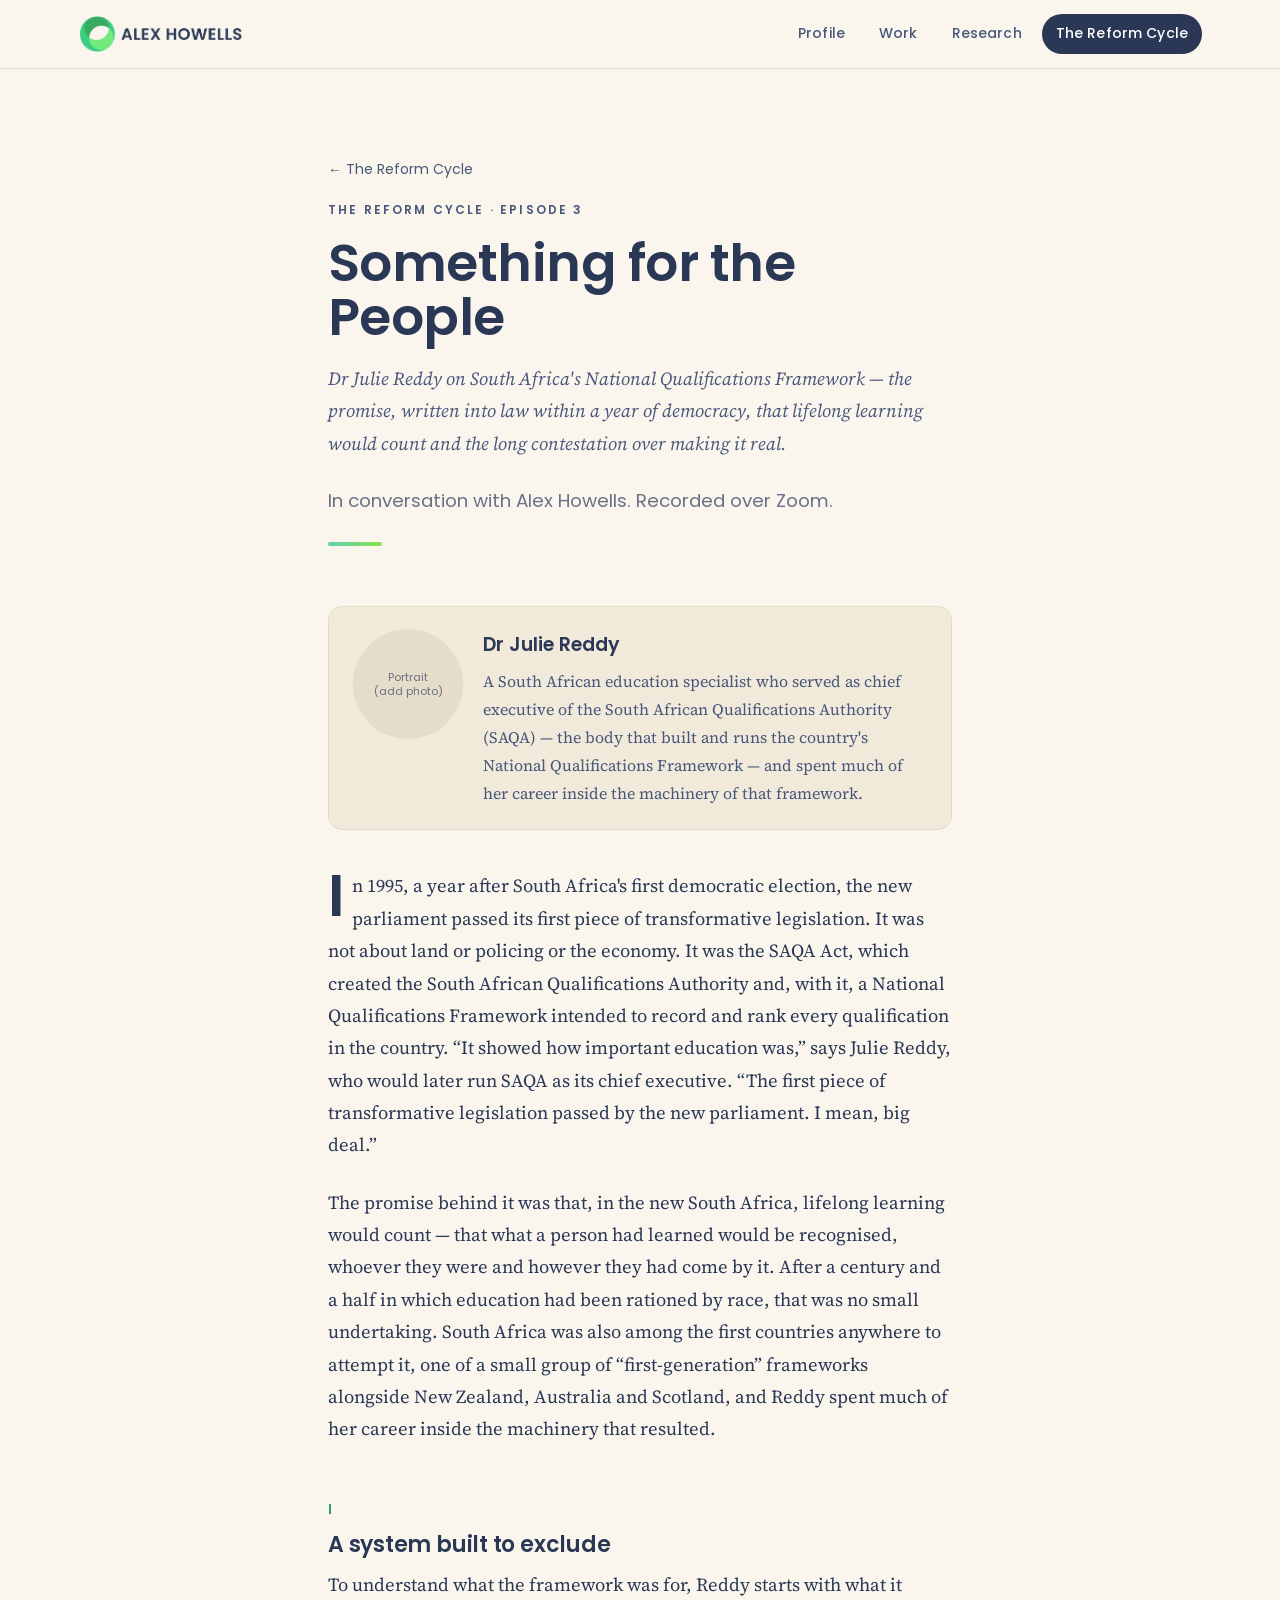
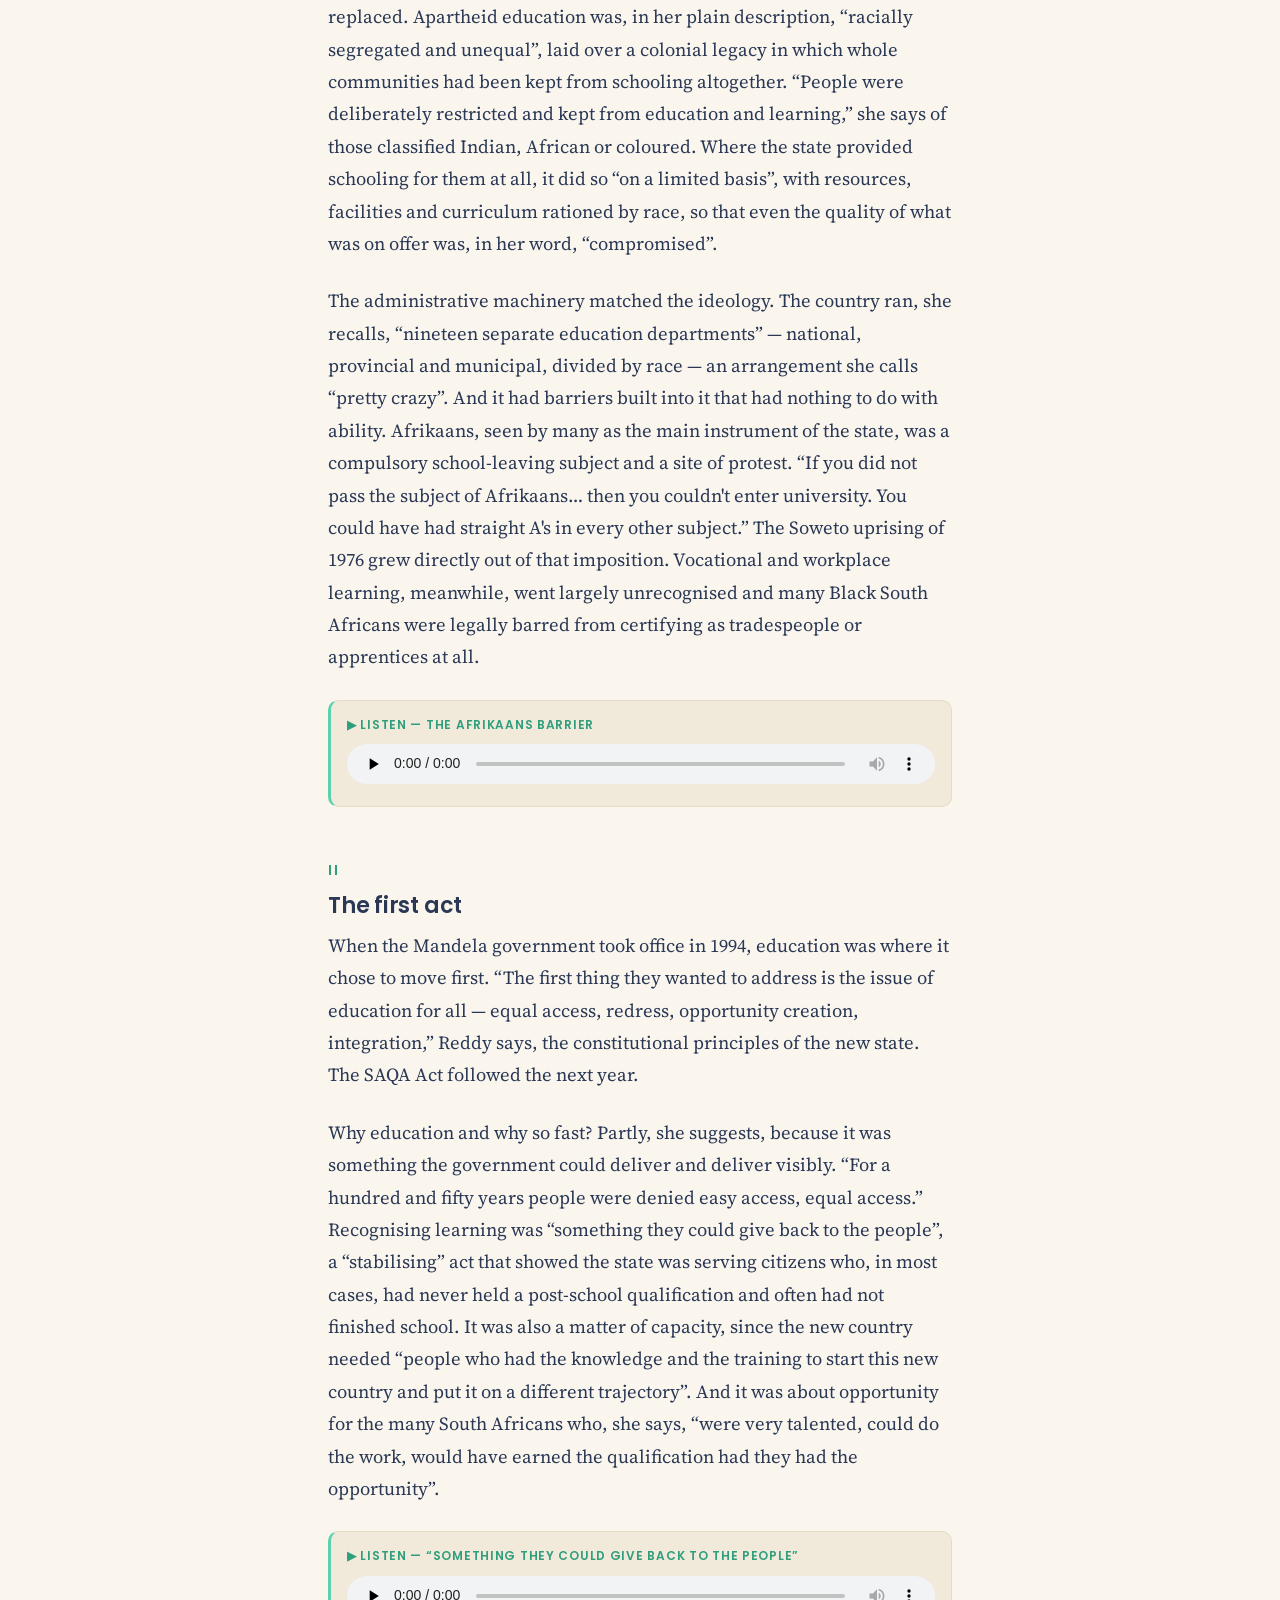
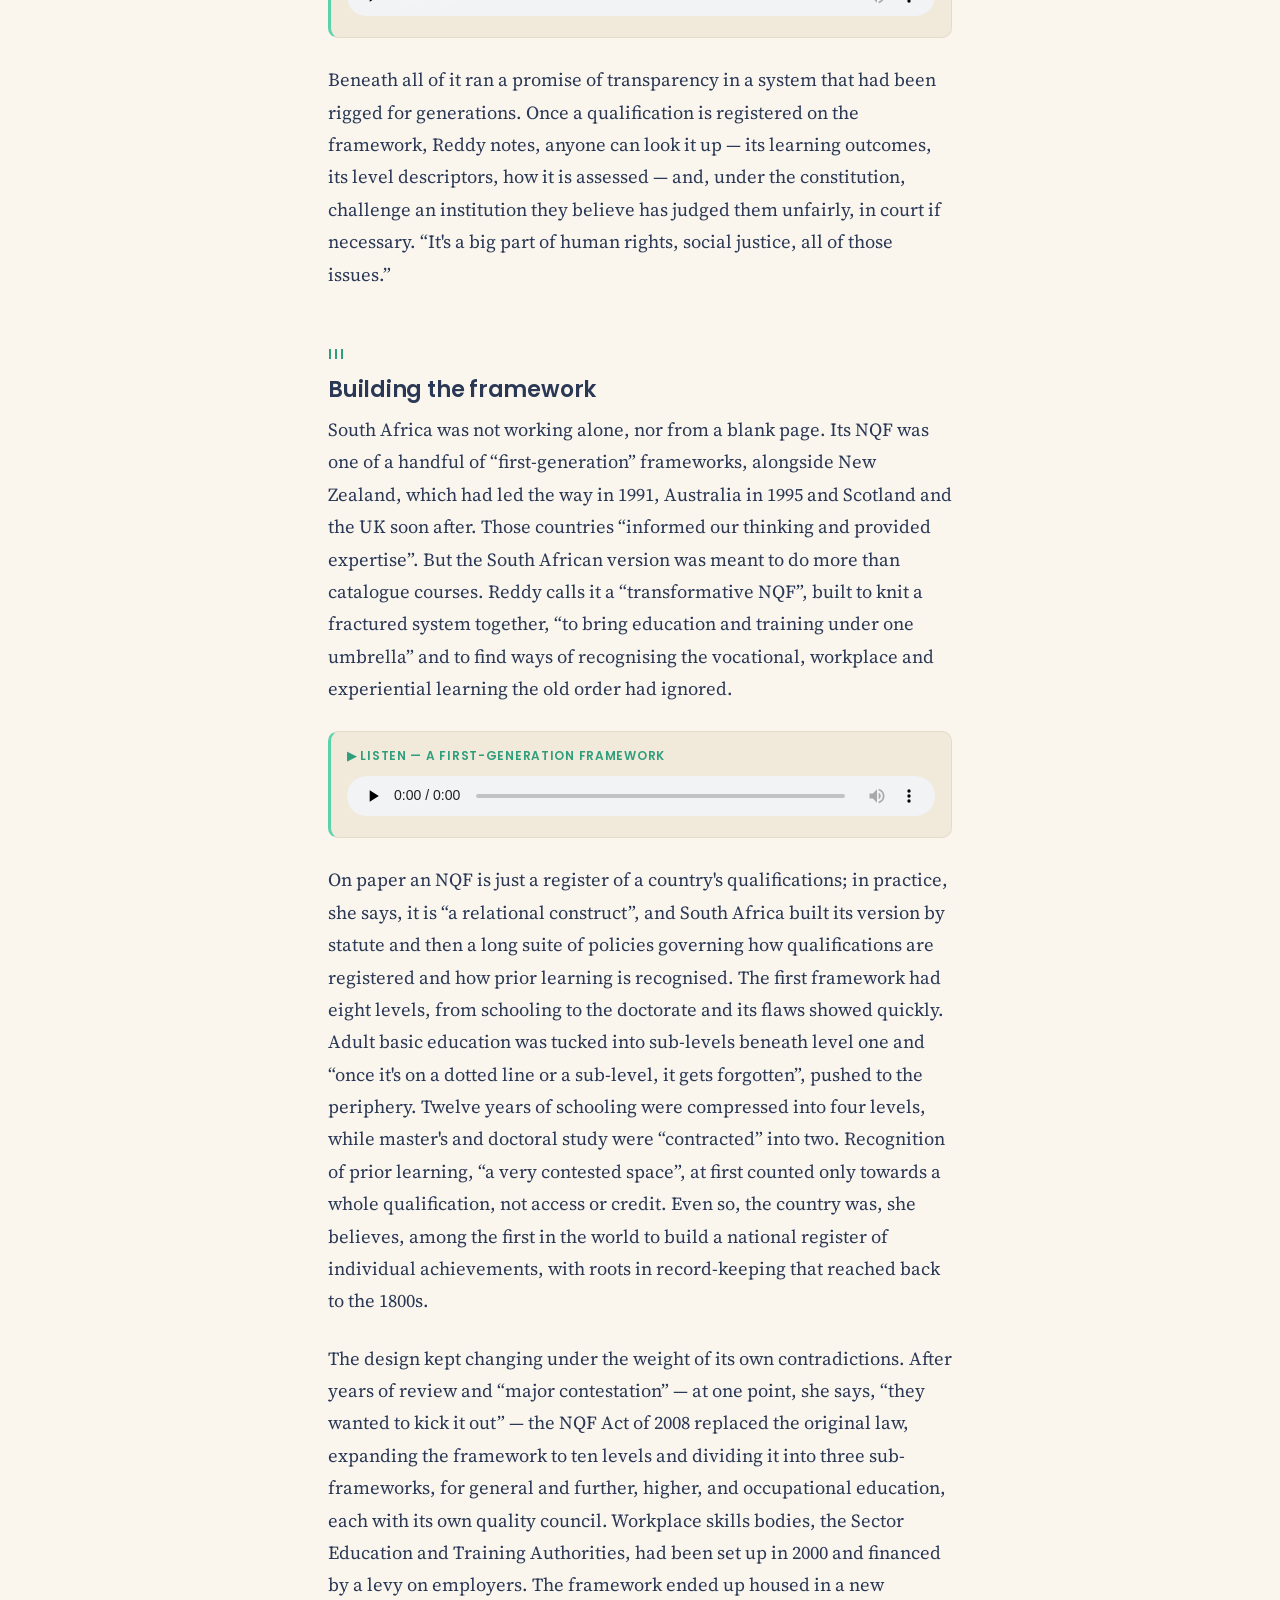
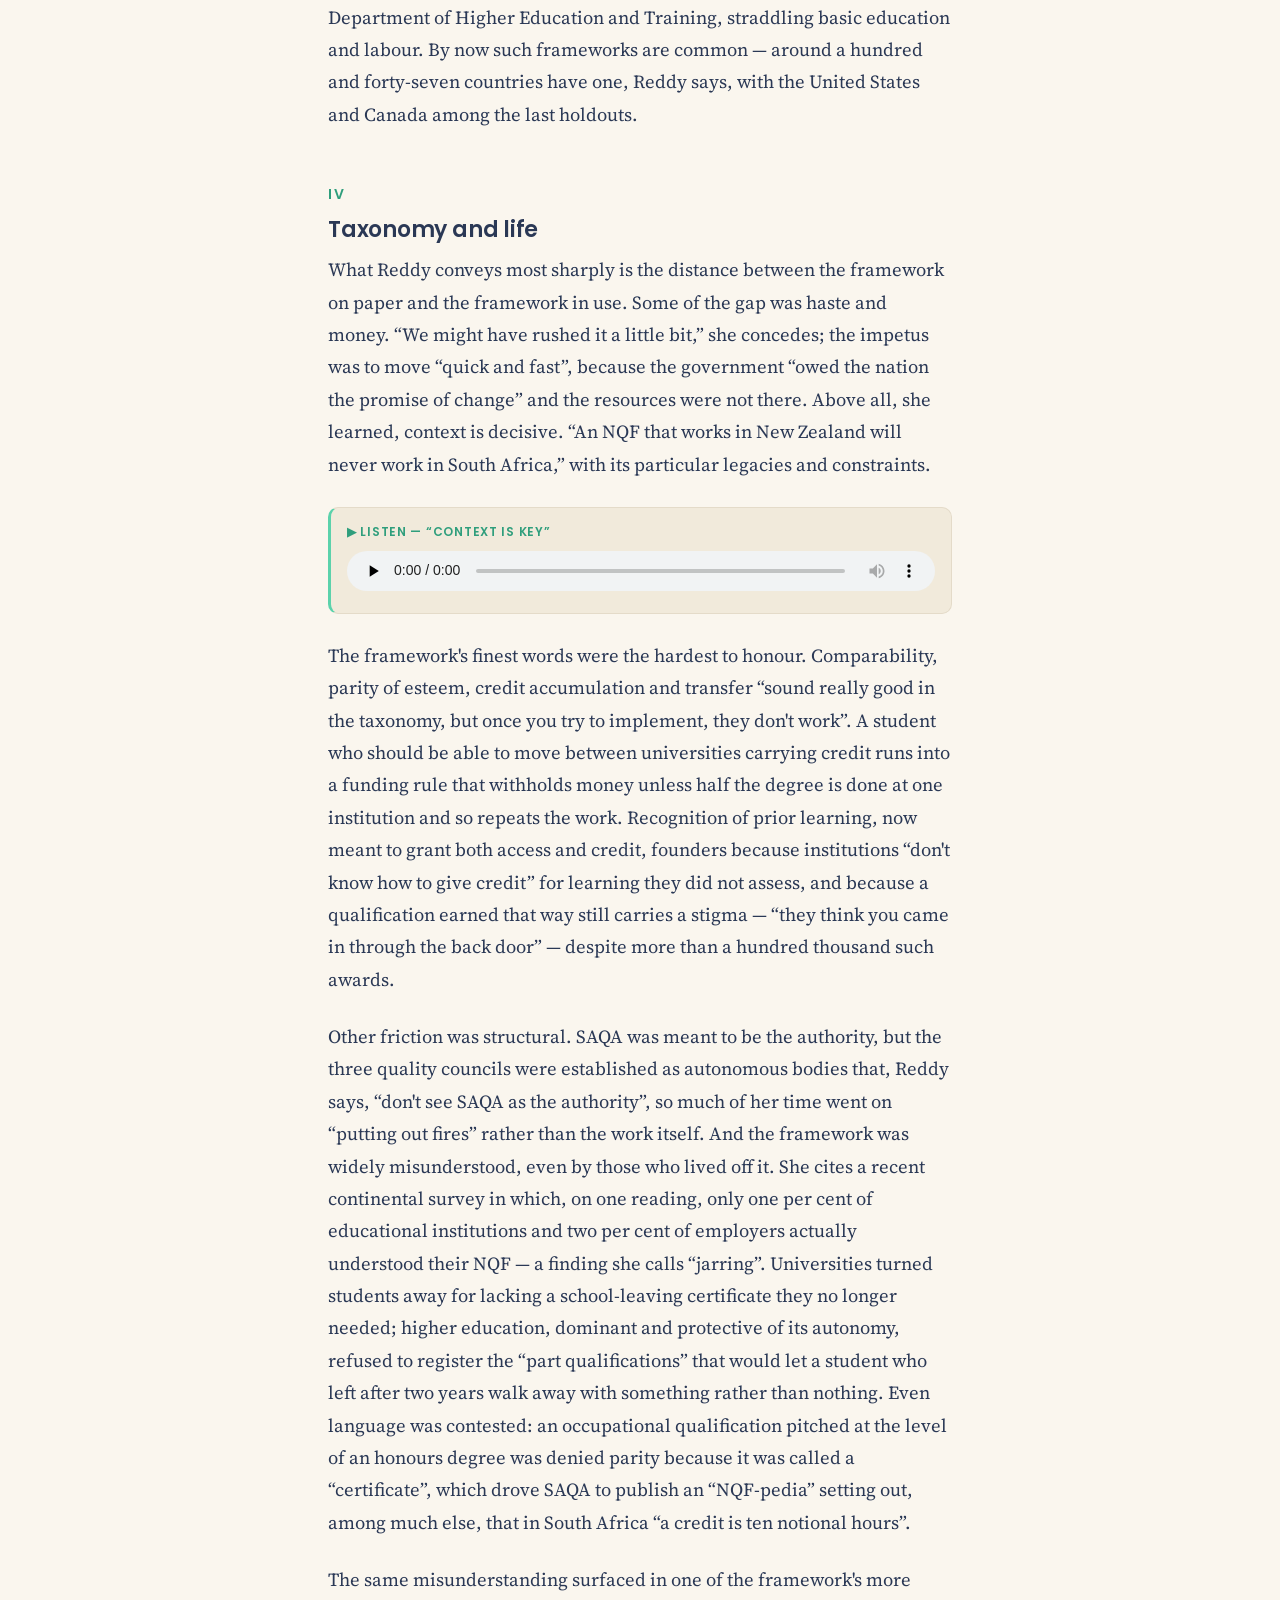
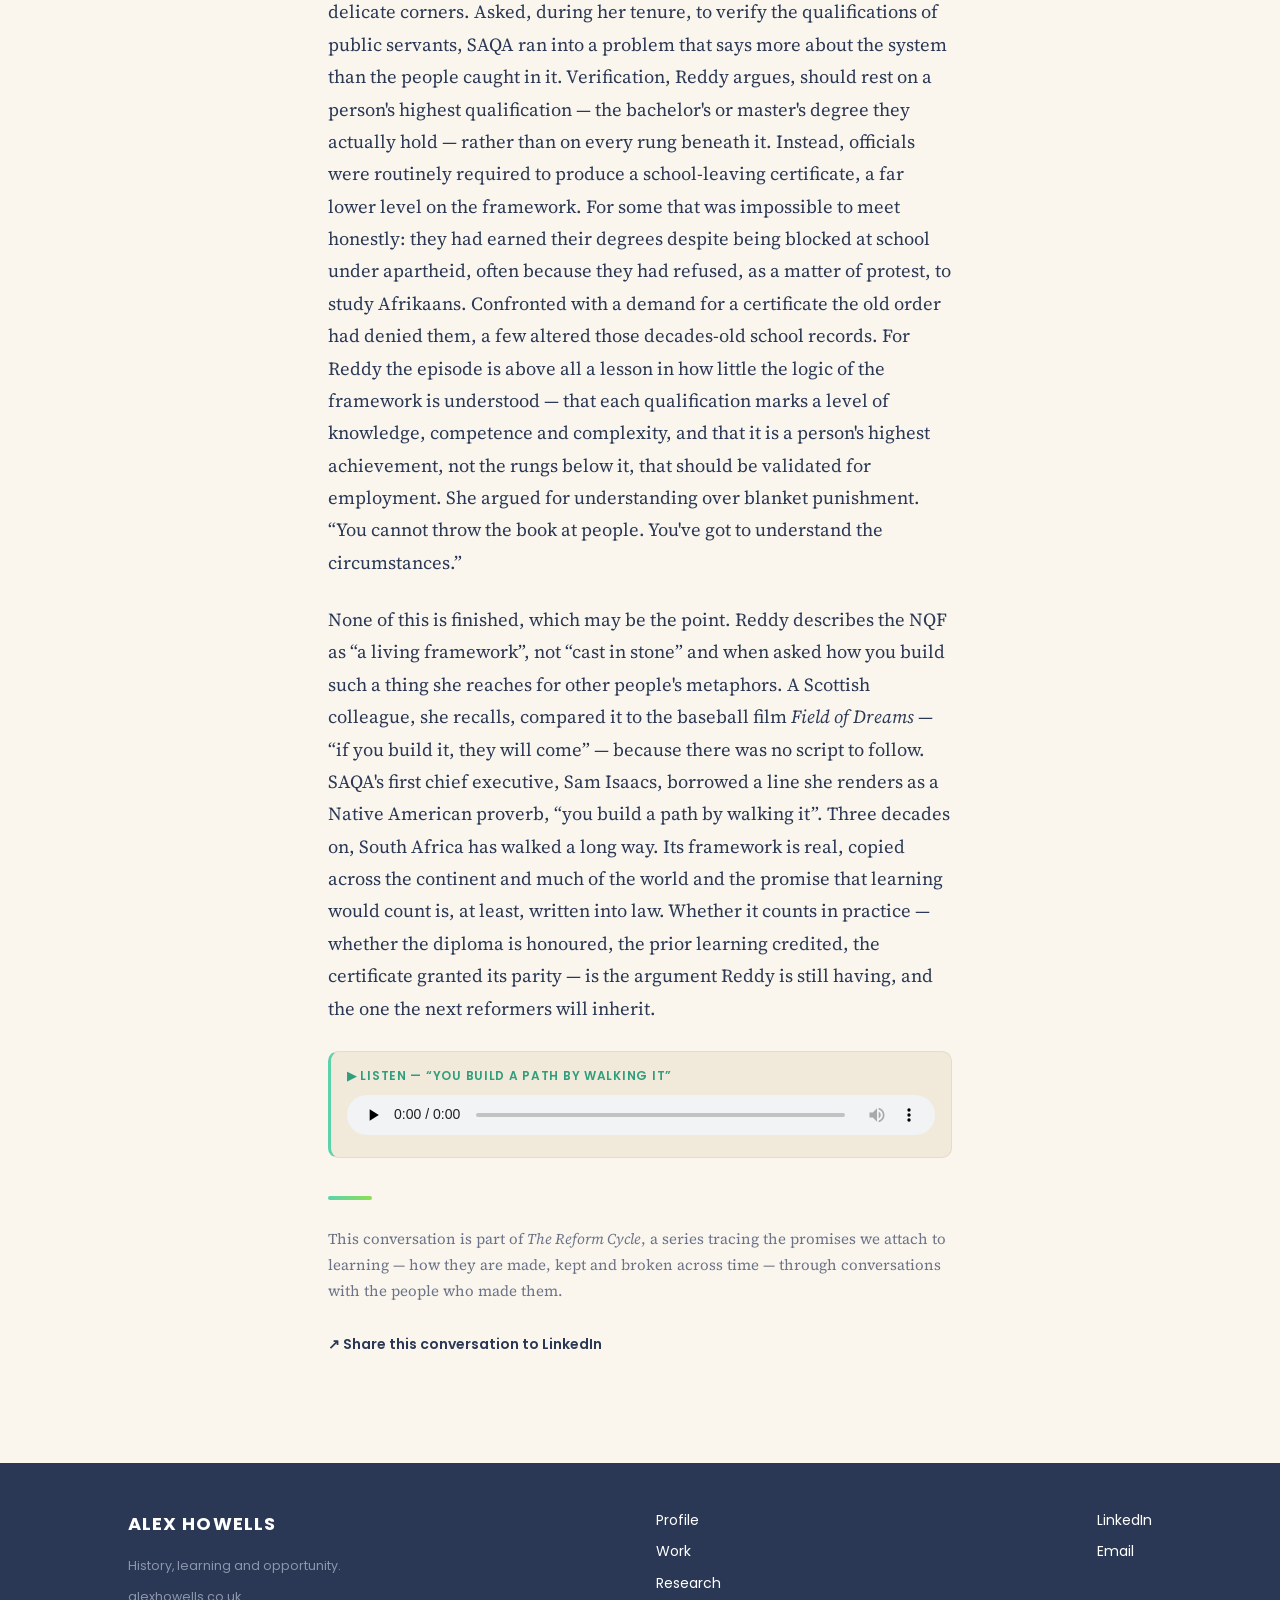
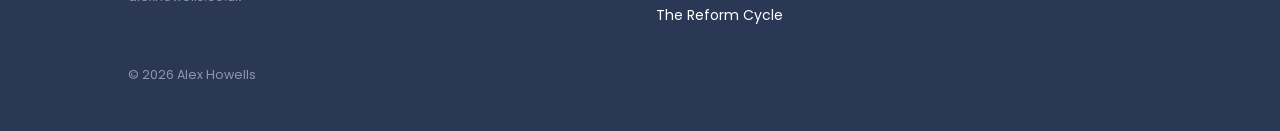
<file: the-reform-cycle/julie-reddy/index.html>
<!DOCTYPE html>
<html lang="en">
<head>
<meta charset="UTF-8">
<meta name="viewport" content="width=device-width, initial-scale=1.0">
<title>Something for the People — Julie Reddy | The Reform Cycle</title>
<meta name="description" content="Dr Julie Reddy on South Africa's National Qualifications Framework — the promise, written into law within a year of democracy, that lifelong learning would count, and the long contestation over making it real. The Reform Cycle, Episode 3.">
<!-- Review copy: not indexed and not yet linked from the site. Remove the line below to publish. -->
<meta name="robots" content="noindex, nofollow">
<link rel="canonical" href="https://alexhowells.co.uk/the-reform-cycle/julie-reddy/">
<meta property="og:type" content="article">
<meta property="og:title" content="Something for the People — Julie Reddy">
<meta property="og:description" content="Dr Julie Reddy on South Africa's National Qualifications Framework and the long argument over making a promise real.">
<meta property="og:url" content="https://alexhowells.co.uk/the-reform-cycle/julie-reddy/">
<meta property="og:image" content="https://alexhowells.co.uk/logo.png">
<meta property="og:image:alt" content="Something for the People — The Reform Cycle, Episode 3, with Julie Reddy">
<meta name="twitter:card" content="summary_large_image">
<meta name="twitter:image" content="https://alexhowells.co.uk/logo.png">
<link rel="icon" type="image/png" href="/favicon.png">
<link rel="apple-touch-icon" href="/favicon.png">
<link rel="preconnect" href="https://fonts.googleapis.com">
<link rel="preconnect" href="https://fonts.gstatic.com" crossorigin>
<link href="https://fonts.googleapis.com/css2?family=Poppins:wght@400;500;600;700&family=Source+Serif+4:opsz,wght@8..60,400;8..60,500;8..60,600&display=swap" rel="stylesheet">
<link rel="stylesheet" href="/styles.css">
<style>
  .article{max-width:680px;}
  .deck{font-family:"Source Serif 4",Georgia,serif;font-size:clamp(19px,2.4vw,22px);
    line-height:1.5;color:var(--navy-soft);font-style:italic;margin:0 0 20px;}
  .credit{font-family:"Poppins";font-size:13px;color:var(--muted);margin:0;}
  .article h2.part{font-size:14px;font-family:"Poppins";font-weight:600;letter-spacing:.16em;
    text-transform:uppercase;color:var(--teal-ink);margin:52px 0 6px;}
  .article h2.part span{display:block;font-size:22px;letter-spacing:-.01em;text-transform:none;
    color:var(--navy);margin-top:4px;}
  .article p{font-size:18.5px;line-height:1.75;margin:0 0 1.35em;}
  .article p.first::first-letter{font-family:"Poppins";font-weight:600;font-size:3.2em;
    float:left;line-height:.82;margin:.02em .12em 0 0;color:var(--navy);}
  .snip{background:var(--cream-2);border:1px solid var(--line);border-left:3px solid var(--teal);
    border-radius:10px;padding:14px 16px 12px;margin:26px 0;}
  .snip .lbl{font-family:"Poppins";font-size:12px;font-weight:600;letter-spacing:.06em;
    text-transform:uppercase;color:var(--teal-ink);margin-bottom:9px;}
  .snip audio{width:100%;height:40px;}
  .endmark{width:44px;height:4px;border-radius:4px;margin:38px 0 26px;
    background:linear-gradient(90deg,var(--teal),var(--green));}
  .guestbio{display:grid;grid-template-columns:110px 1fr;gap:20px;background:var(--cream-2);
    border:1px solid var(--line);border-radius:14px;padding:22px 24px;margin:8px 0 40px;}
  .guestbio .pic{aspect-ratio:1;border-radius:50%;overflow:hidden;background:#e6dcca;
    display:flex;align-items:center;justify-content:center;color:var(--muted);
    font-family:"Poppins";font-size:11px;text-align:center;line-height:1.3;}
  .guestbio .pic img{width:100%;height:100%;object-fit:cover;display:block;}
  .guestbio h3{font-size:19px;margin:0 0 .3em;}
  .guestbio p{font-size:16px;margin:0;color:var(--navy-soft);}
  @media(max-width:560px){ .guestbio{grid-template-columns:1fr;} .guestbio .pic{max-width:120px;} }
</style>
</head>
<body>

<header class="site">
  <div class="bar">
    <a class="brand" href="/"><img src="/logo.png" alt="Alex Howells" class="logo-img"></a>
    <nav class="main">
      <a href="/">Profile</a>
      <a href="/work/">Work</a>
      <a href="/research/">Research</a>
      <a href="/the-reform-cycle/" class="active">The Reform Cycle</a>
    </nav>
  </div>
</header>

<main>
  <section class="hero" style="padding-bottom:20px;">
    <div class="article" style="margin:0 auto;padding:0 28px;">
      <a class="back" href="/the-reform-cycle/">← The Reform Cycle</a>
      <div class="eyebrow navy">The Reform Cycle · Episode 3</div>
      <h1 class="display" style="font-size:clamp(32px,5vw,52px);">Something for the People</h1>
      <p class="deck">Dr Julie Reddy on South Africa's National Qualifications Framework — the promise, written into
        law within a year of democracy, that lifelong learning would count and the long contestation over making it
        real.</p>
      <p class="credit">In conversation with Alex Howells. Recorded over Zoom.</p>
      <div class="accent-rule" style="margin-top:22px;"></div>
    </div>
  </section>

  <section style="padding-top:6px;">
    <div class="article" style="margin:0 auto;padding:0 28px;">

      <div class="guestbio">
        <div class="pic">Portrait<br>(add photo)</div>
        <div>
          <h3>Dr Julie Reddy</h3>
          <p>A South African education specialist who served as chief executive of the South African Qualifications
            Authority (SAQA) — the body that built and runs the country's National Qualifications Framework — and spent
            much of her career inside the machinery of that framework.</p>
        </div>
      </div>

      <p class="first">In 1995, a year after South Africa's first democratic election, the new parliament passed its
        first piece of transformative legislation. It was not about land or policing or the economy. It was the SAQA
        Act, which created the South African Qualifications Authority and, with it, a National Qualifications Framework
        intended to record and rank every qualification in the country. “It showed how important education was,” says
        Julie Reddy, who would later run SAQA as its chief executive. “The first piece of transformative legislation
        passed by the new parliament. I mean, big deal.”</p>

      <p>The promise behind it was that, in the new South Africa, lifelong learning would count — that what a person
        had learned would be recognised, whoever they were and however they had come by it. After a century and a half
        in which education had been rationed by race, that was no small undertaking. South Africa was also among the
        first countries anywhere to attempt it, one of a small group of “first-generation” frameworks alongside New
        Zealand, Australia and Scotland, and Reddy spent much of her career inside the machinery that resulted.</p>

      <h2 class="part">I<span>A system built to exclude</span></h2>

      <p>To understand what the framework was for, Reddy starts with what it replaced. Apartheid education was, in her
        plain description, “racially segregated and unequal”, laid over a colonial legacy in which whole communities
        had been kept from schooling altogether. “People were deliberately restricted and kept from education and
        learning,” she says of those classified Indian, African or coloured. Where the state provided schooling for
        them at all, it did so “on a limited basis”, with resources, facilities and curriculum rationed by race, so
        that even the quality of what was on offer was, in her word, “compromised”.</p>

      <p>The administrative machinery matched the ideology. The country ran, she recalls, “nineteen separate education
        departments” — national, provincial and municipal, divided by race — an arrangement she calls “pretty crazy”.
        And it had barriers built into it that had nothing to do with ability. Afrikaans, seen by many as the main
        instrument of the state, was a compulsory school-leaving subject and a site of protest. “If you did not pass
        the subject of Afrikaans… then you couldn't enter university. You could have had straight A's in every other
        subject.” The Soweto uprising of 1976 grew directly out of that imposition. Vocational and workplace learning,
        meanwhile, went largely unrecognised and many Black South Africans were legally barred from certifying as
        tradespeople or apprentices at all.</p>

      <div class="snip">
        <div class="lbl">▶ Listen — the Afrikaans barrier</div>
        <audio controls preload="none" src="jr1.mp3"></audio>
      </div>

      <h2 class="part">II<span>The first act</span></h2>

      <p>When the Mandela government took office in 1994, education was where it chose to move first. “The first thing
        they wanted to address is the issue of education for all — equal access, redress, opportunity creation,
        integration,” Reddy says, the constitutional principles of the new state. The SAQA Act followed the next year.</p>

      <p>Why education and why so fast? Partly, she suggests, because it was something the government could deliver
        and deliver visibly. “For a hundred and fifty years people were denied easy access, equal access.” Recognising
        learning was “something they could give back to the people”, a “stabilising” act that showed the state was
        serving citizens who, in most cases, had never held a post-school qualification and often had not finished
        school. It was also a matter of capacity, since the new country needed “people who had the knowledge and the
        training to start this new country and put it on a different trajectory”. And it was about opportunity for the
        many South Africans who, she says, “were very talented, could do the work, would have earned the qualification
        had they had the opportunity”.</p>

      <div class="snip">
        <div class="lbl">▶ Listen — “something they could give back to the people”</div>
        <audio controls preload="none" src="jr2.mp3"></audio>
      </div>

      <p>Beneath all of it ran a promise of transparency in a system that had been rigged for generations. Once a
        qualification is registered on the framework, Reddy notes, anyone can look it up — its learning outcomes, its
        level descriptors, how it is assessed — and, under the constitution, challenge an institution they believe has
        judged them unfairly, in court if necessary. “It's a big part of human rights, social justice, all of those
        issues.”</p>

      <h2 class="part">III<span>Building the framework</span></h2>

      <p>South Africa was not working alone, nor from a blank page. Its NQF was one of a handful of “first-generation”
        frameworks, alongside New Zealand, which had led the way in 1991, Australia in 1995 and Scotland and the UK
        soon after. Those countries “informed our thinking and provided expertise”. But the South African version was
        meant to do more than catalogue courses. Reddy calls it a “transformative NQF”, built to knit a fractured
        system together, “to bring education and training under one umbrella” and to find ways of recognising the
        vocational, workplace and experiential learning the old order had ignored.</p>

      <div class="snip">
        <div class="lbl">▶ Listen — a first-generation framework</div>
        <audio controls preload="none" src="jr3.mp3"></audio>
      </div>

      <p>On paper an NQF is just a register of a country's qualifications; in practice, she says, it is “a relational
        construct”, and South Africa built its version by statute and then a long suite of policies governing how
        qualifications are registered and how prior learning is recognised. The first framework had eight levels, from
        schooling to the doctorate and its flaws showed quickly. Adult basic education was tucked into sub-levels
        beneath level one and “once it's on a dotted line or a sub-level, it gets forgotten”, pushed to the periphery.
        Twelve years of schooling were compressed into four levels, while master's and doctoral study were “contracted”
        into two. Recognition of prior learning, “a very contested space”, at first counted only towards a whole
        qualification, not access or credit. Even so, the country was, she believes, among the first in the world to
        build a national register of individual achievements, with roots in record-keeping that reached back to the
        1800s.</p>

      <p>The design kept changing under the weight of its own contradictions. After years of review and “major
        contestation” — at one point, she says, “they wanted to kick it out” — the NQF Act of 2008 replaced the
        original law, expanding the framework to ten levels and dividing it into three sub-frameworks, for general and
        further, higher, and occupational education, each with its own quality council. Workplace skills bodies, the
        Sector Education and Training Authorities, had been set up in 2000 and financed by a levy on employers. The
        framework ended up housed in a new Department of Higher Education and Training, straddling basic education and
        labour. By now such frameworks are common — around a hundred and forty-seven countries have one, Reddy says,
        with the United States and Canada among the last holdouts.</p>

      <h2 class="part">IV<span>Taxonomy and life</span></h2>

      <p>What Reddy conveys most sharply is the distance between the framework on paper and the framework in use. Some
        of the gap was haste and money. “We might have rushed it a little bit,” she concedes; the impetus was to move
        “quick and fast”, because the government “owed the nation the promise of change” and the resources were not
        there. Above all, she learned, context is decisive. “An NQF that works in New Zealand will never work in South
        Africa,” with its particular legacies and constraints.</p>

      <div class="snip">
        <div class="lbl">▶ Listen — “context is key”</div>
        <audio controls preload="none" src="jr4.mp3"></audio>
      </div>

      <p>The framework's finest words were the hardest to honour. Comparability, parity of esteem, credit accumulation
        and transfer “sound really good in the taxonomy, but once you try to implement, they don't work”. A student who
        should be able to move between universities carrying credit runs into a funding rule that withholds money
        unless half the degree is done at one institution and so repeats the work. Recognition of prior learning, now
        meant to grant both access and credit, founders because institutions “don't know how to give credit” for
        learning they did not assess, and because a qualification earned that way still carries a stigma — “they think
        you came in through the back door” — despite more than a hundred thousand such awards.</p>

      <p>Other friction was structural. SAQA was meant to be the authority, but the three quality councils were
        established as autonomous bodies that, Reddy says, “don't see SAQA as the authority”, so much of her time went
        on “putting out fires” rather than the work itself. And the framework was widely misunderstood, even by those
        who lived off it. She cites a recent continental survey in which, on one reading, only one per cent of
        educational institutions and two per cent of employers actually understood their NQF — a finding she calls
        “jarring”. Universities turned students away for lacking a school-leaving certificate they no longer needed;
        higher education, dominant and protective of its autonomy, refused to register the “part qualifications” that
        would let a student who left after two years walk away with something rather than nothing. Even language was
        contested: an occupational qualification pitched at the level of an honours degree was denied parity because it
        was called a “certificate”, which drove SAQA to publish an “NQF-pedia” setting out, among much else, that in
        South Africa “a credit is ten notional hours”.</p>

      <p>The same misunderstanding surfaced in one of the framework's more delicate corners. Asked, during her tenure,
        to verify the qualifications of public servants, SAQA ran into a problem that says more about the system than
        the people caught in it. Verification, Reddy argues, should rest on a person's highest qualification — the
        bachelor's or master's degree they actually hold — rather than on every rung beneath it. Instead, officials
        were routinely required to produce a school-leaving certificate, a far lower level on the framework. For some
        that was impossible to meet honestly: they had earned their degrees despite being blocked at school under
        apartheid, often because they had refused, as a matter of protest, to study Afrikaans. Confronted with a demand
        for a certificate the old order had denied them, a few altered those decades-old school records. For Reddy the
        episode is above all a lesson in how little the logic of the framework is understood — that each qualification
        marks a level of knowledge, competence and complexity, and that it is a person's highest achievement, not the
        rungs below it, that should be validated for employment. She argued for understanding over blanket punishment.
        “You cannot throw the book at people. You've got to understand the circumstances.”</p>

      <p>None of this is finished, which may be the point. Reddy describes the NQF as “a living framework”, not “cast in
        stone” and when asked how you build such a thing she reaches for other people's metaphors. A Scottish
        colleague, she recalls, compared it to the baseball film <em>Field of Dreams</em> — “if you build it, they will
        come” — because there was no script to follow. SAQA's first chief executive, Sam Isaacs, borrowed a line she
        renders as a Native American proverb, “you build a path by walking it”. Three decades on, South Africa has
        walked a long way. Its framework is real, copied across the continent and much of the world and the promise
        that learning would count is, at least, written into law. Whether it counts in practice — whether the diploma
        is honoured, the prior learning credited, the certificate granted its parity — is the argument Reddy is still
        having, and the one the next reformers will inherit.</p>

      <div class="snip">
        <div class="lbl">▶ Listen — “you build a path by walking it”</div>
        <audio controls preload="none" src="jr5.mp3"></audio>
      </div>

      <div class="endmark"></div>

      <p class="muted" style="font-size:15px;">This conversation is part of <em>The Reform Cycle</em>, a series
        tracing the promises we attach to learning — how they are made, kept and broken across time — through
        conversations with the people who made them.</p>

      <a class="share" href="https://www.linkedin.com/sharing/share-offsite/?url=https://alexhowells.co.uk/the-reform-cycle/julie-reddy/" target="_blank">↗ Share this conversation to LinkedIn</a>

    </div>
  </section>
</main>

<footer class="site">
  <div class="wrap">
    <div class="cols">
      <div>
        <div class="nm">Alex Howells</div>
        <small>History, learning and opportunity.<br>alexhowells.co.uk</small>
      </div>
      <div>
        <a href="/">Profile</a>
        <a href="/work/">Work</a>
        <a href="/research/">Research</a>
        <a href="/the-reform-cycle/">The Reform Cycle</a>
      </div>
      <div>
        <a href="https://www.linkedin.com/in/alex-howells-ab8938175/" target="_blank">LinkedIn</a>
        <a href="mailto:alex@alexhowells.co.uk">Email</a>
      </div>
    </div>
    <small style="display:block;margin-top:28px;">© <span id="yr"></span> Alex Howells</small>
  </div>
</footer>

<script>document.getElementById('yr').textContent=new Date().getFullYear();</script>
</body>
</html>
</file>
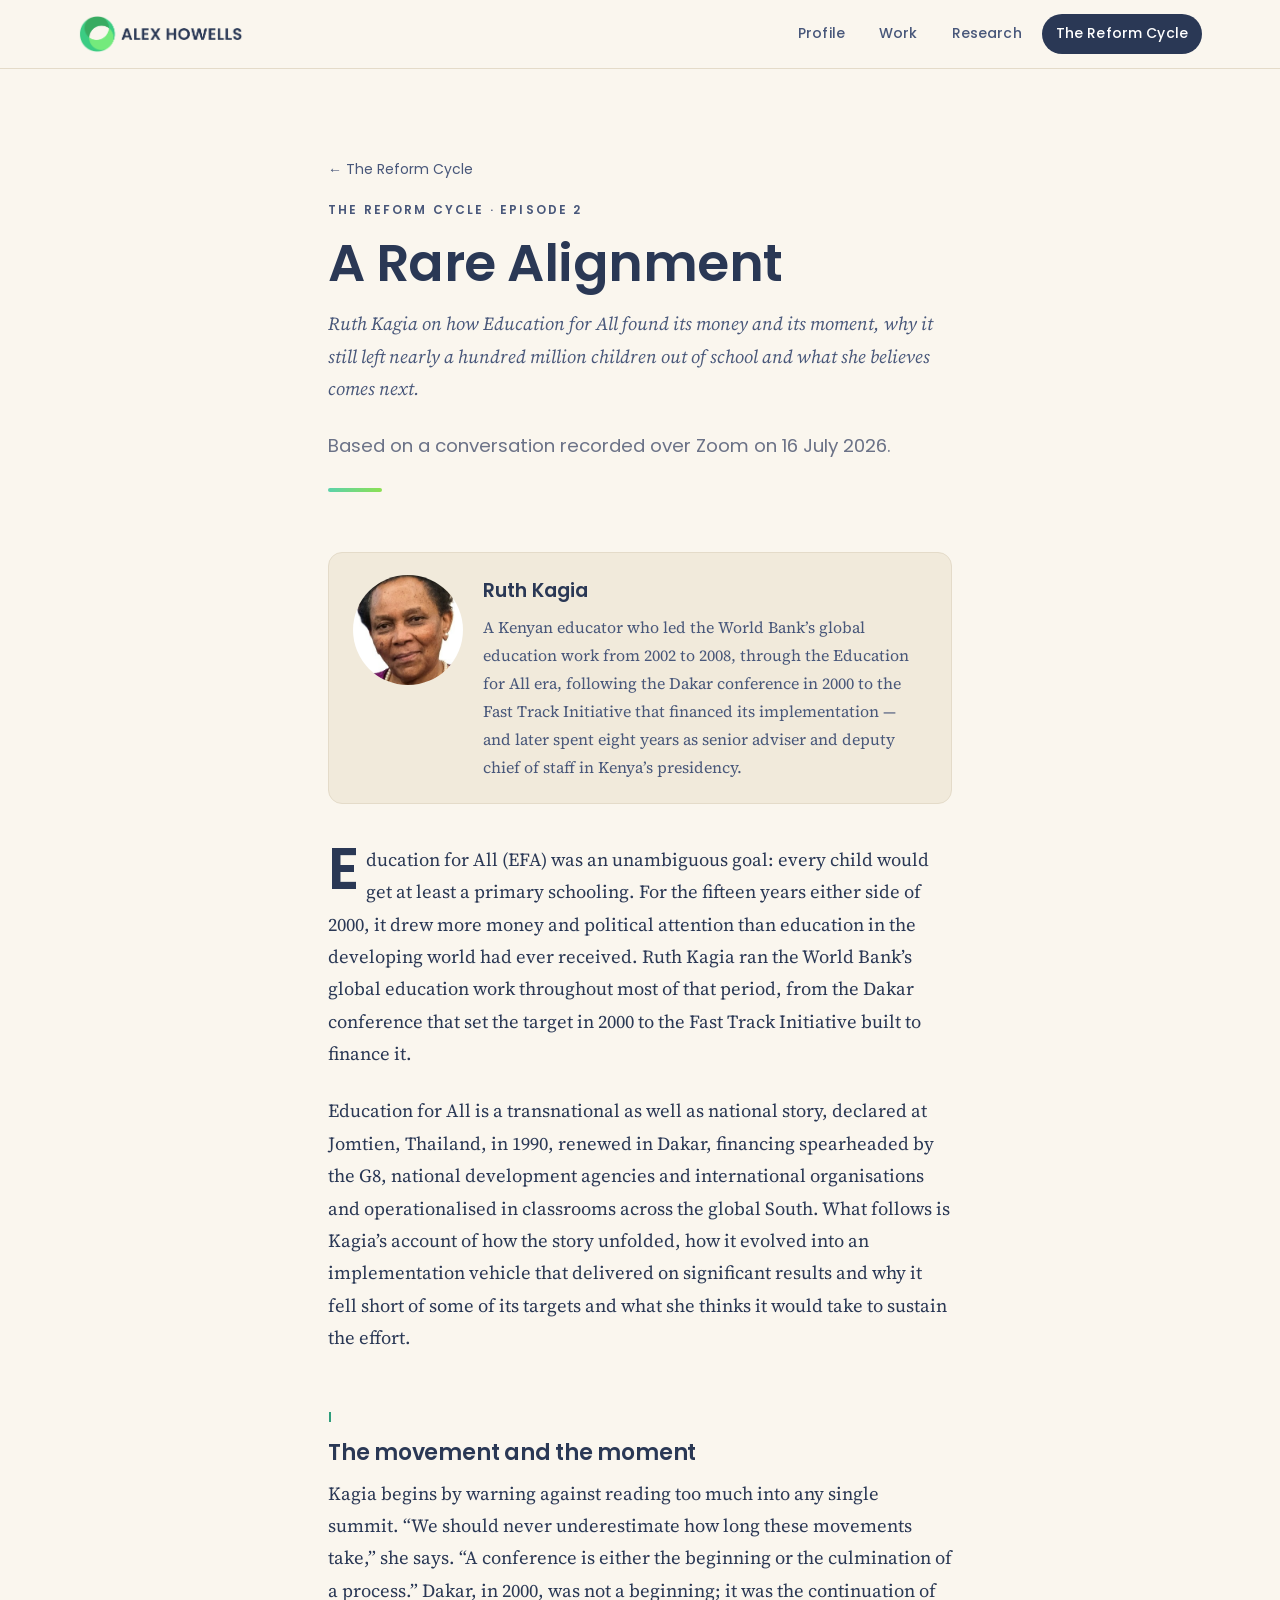
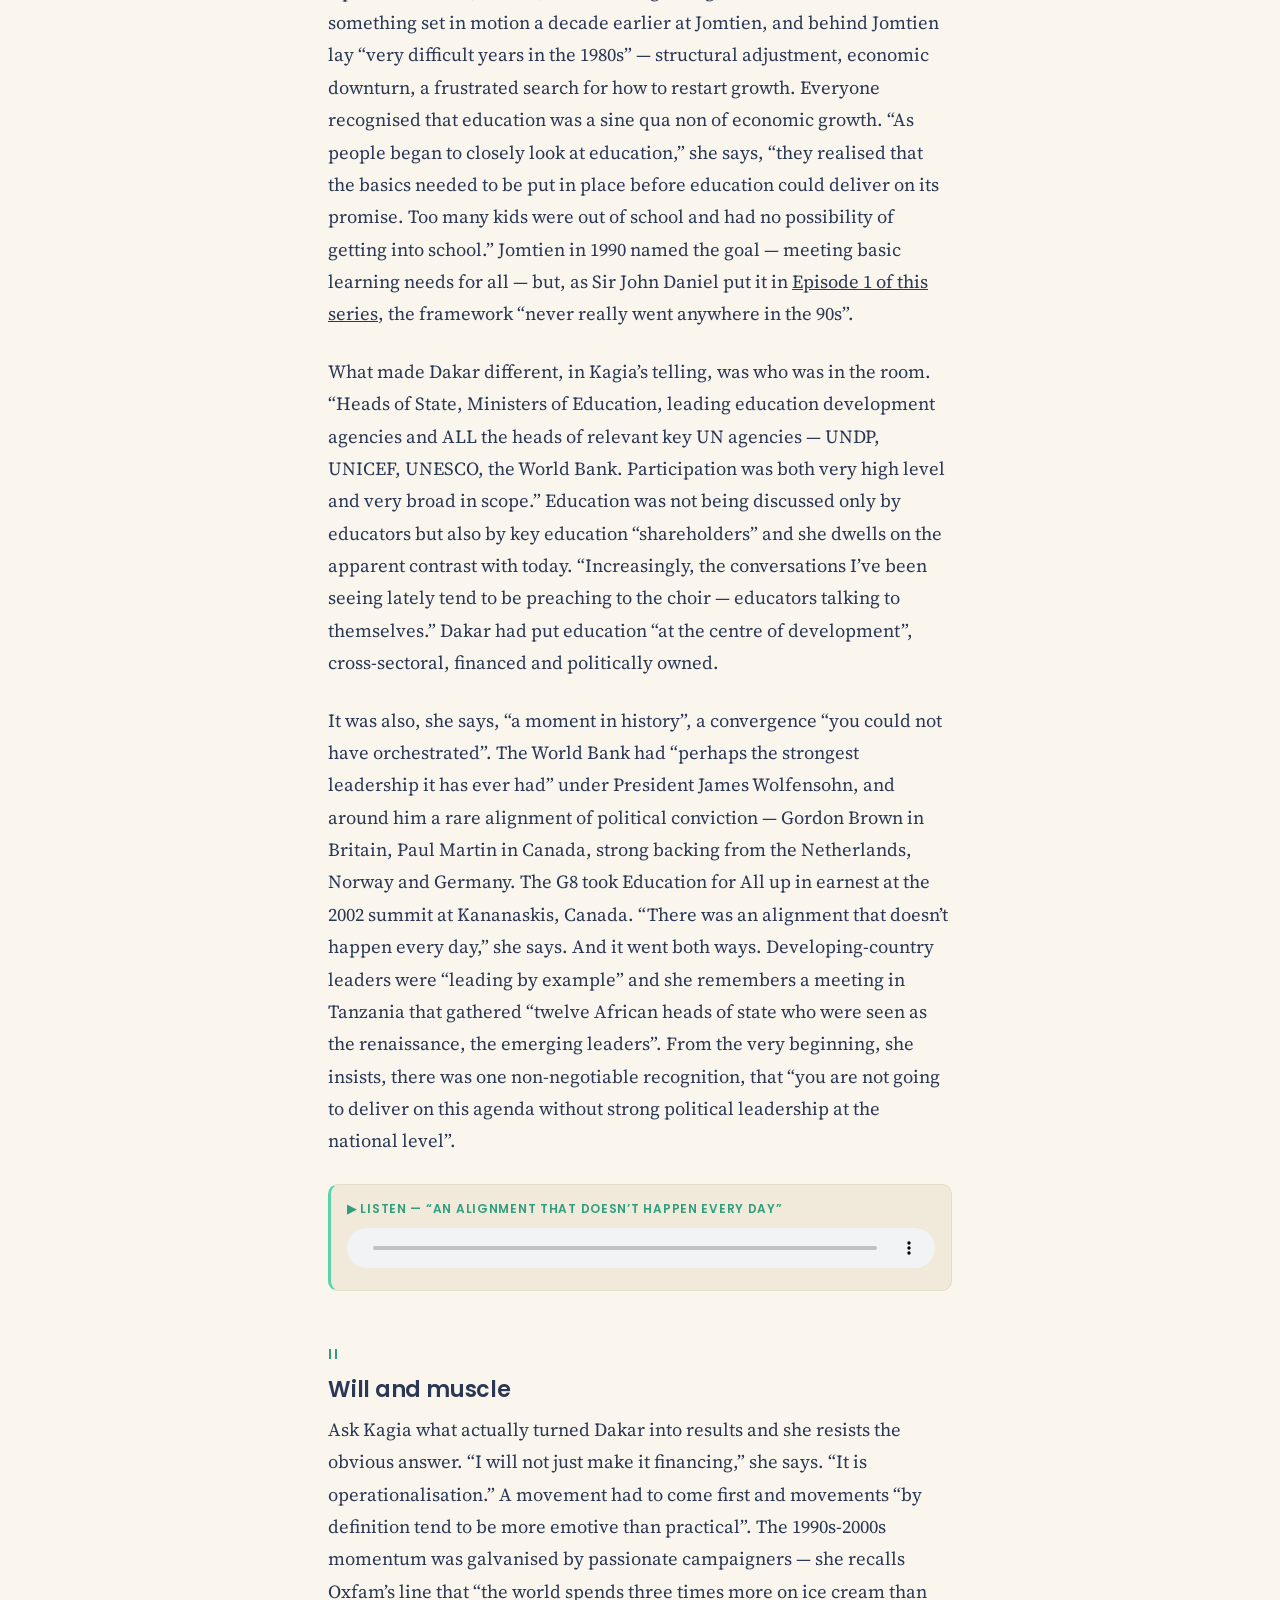
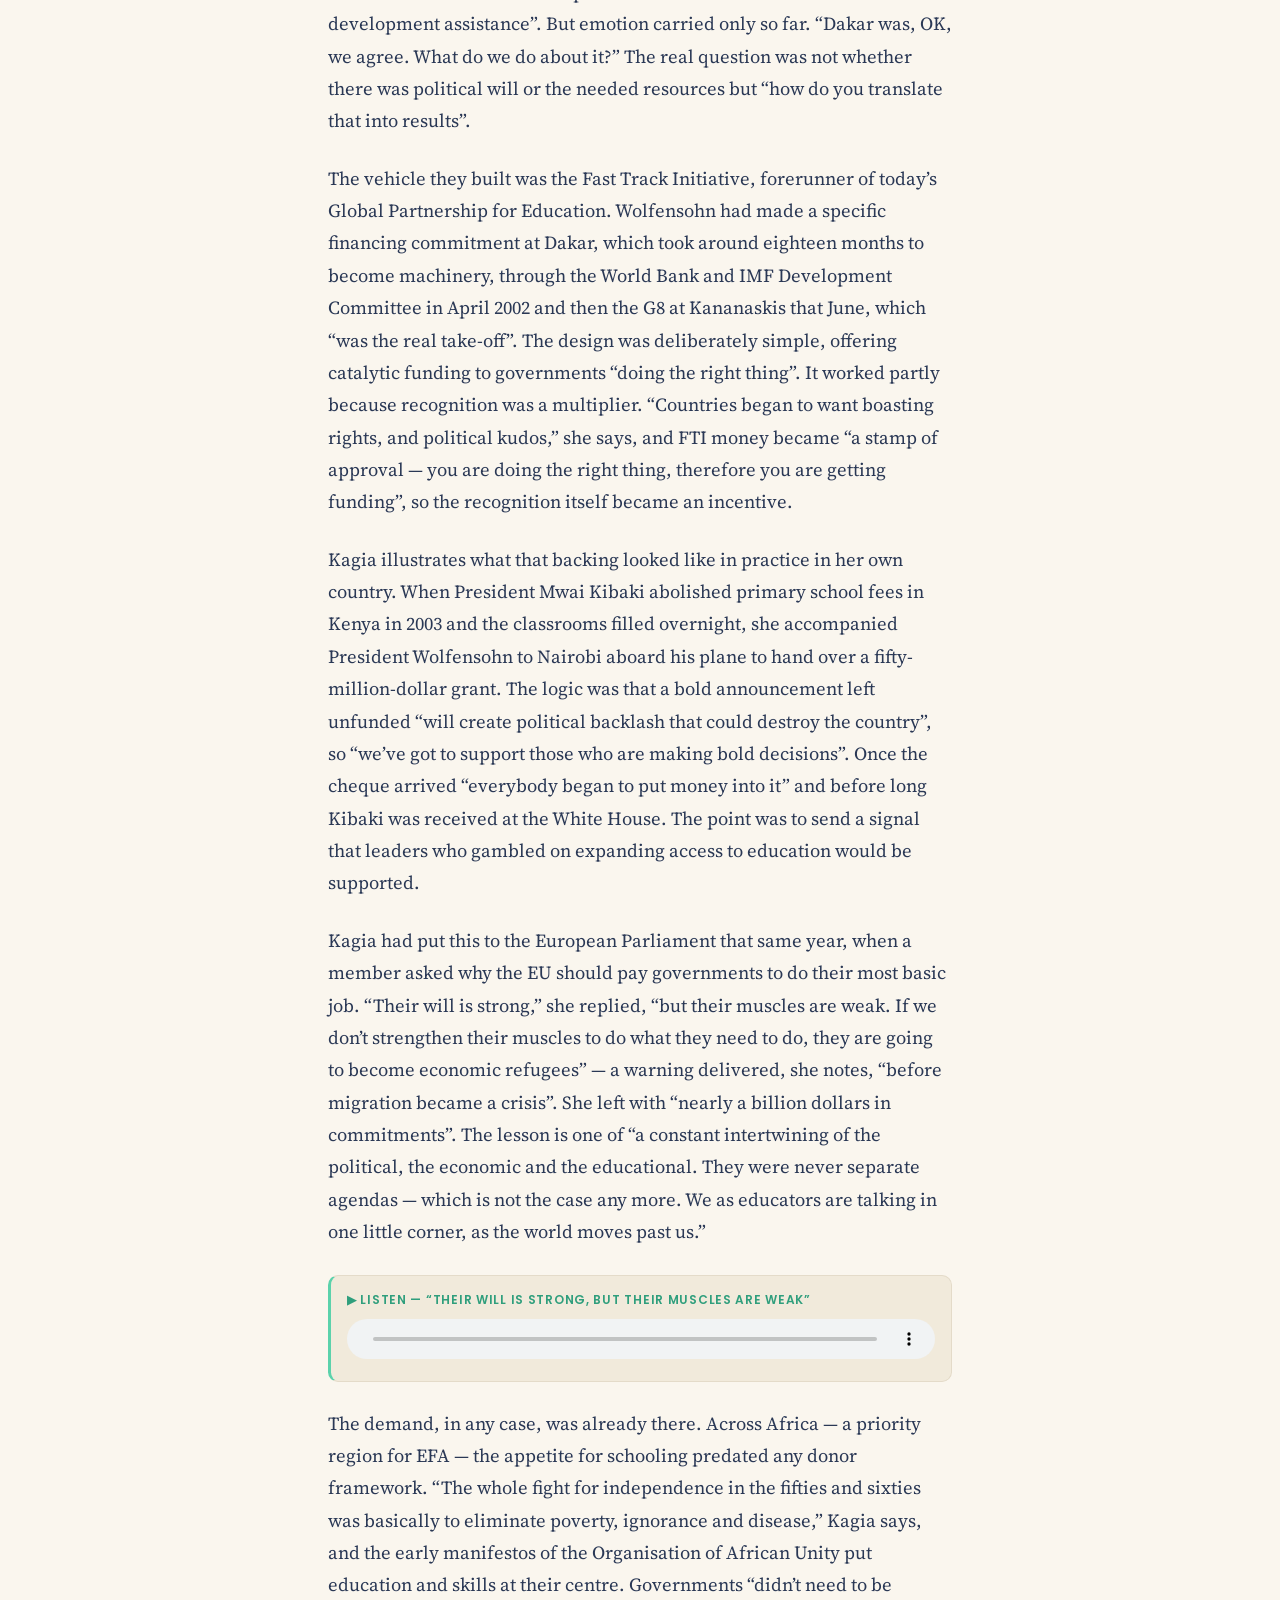
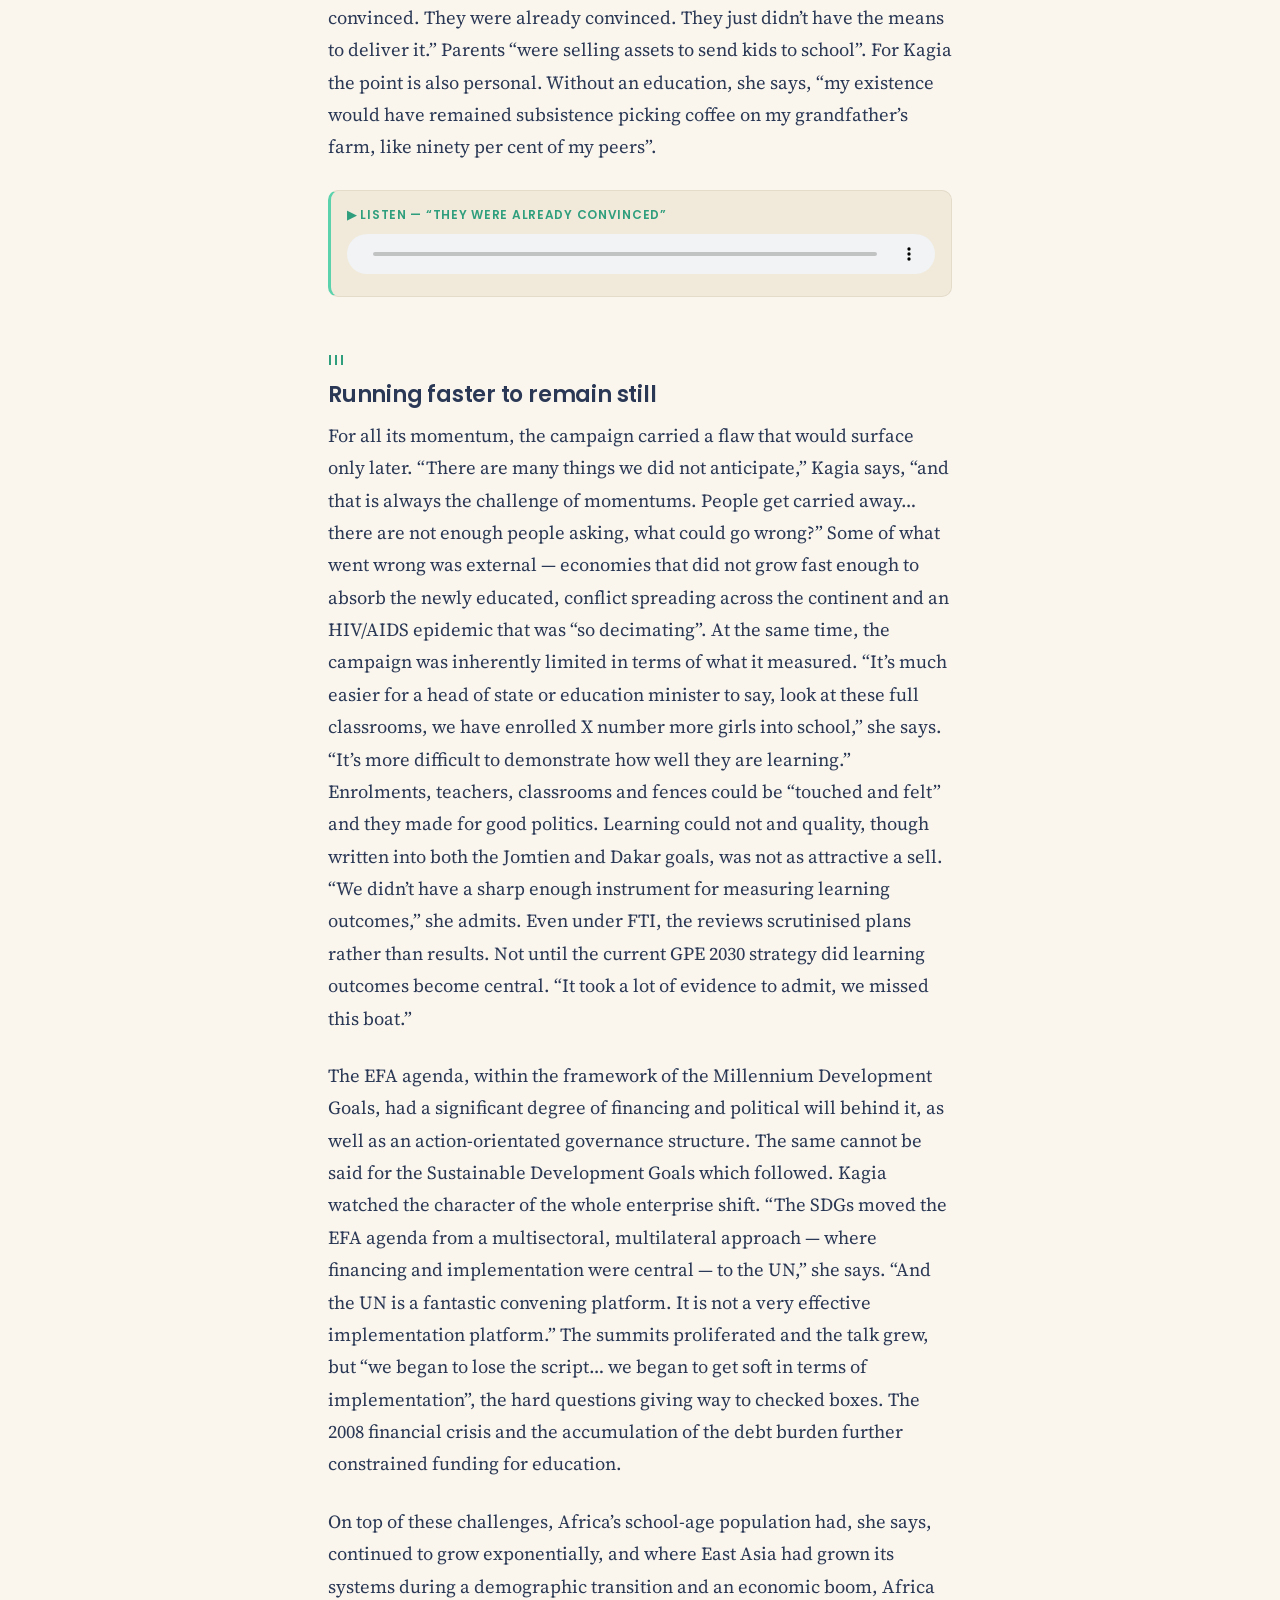
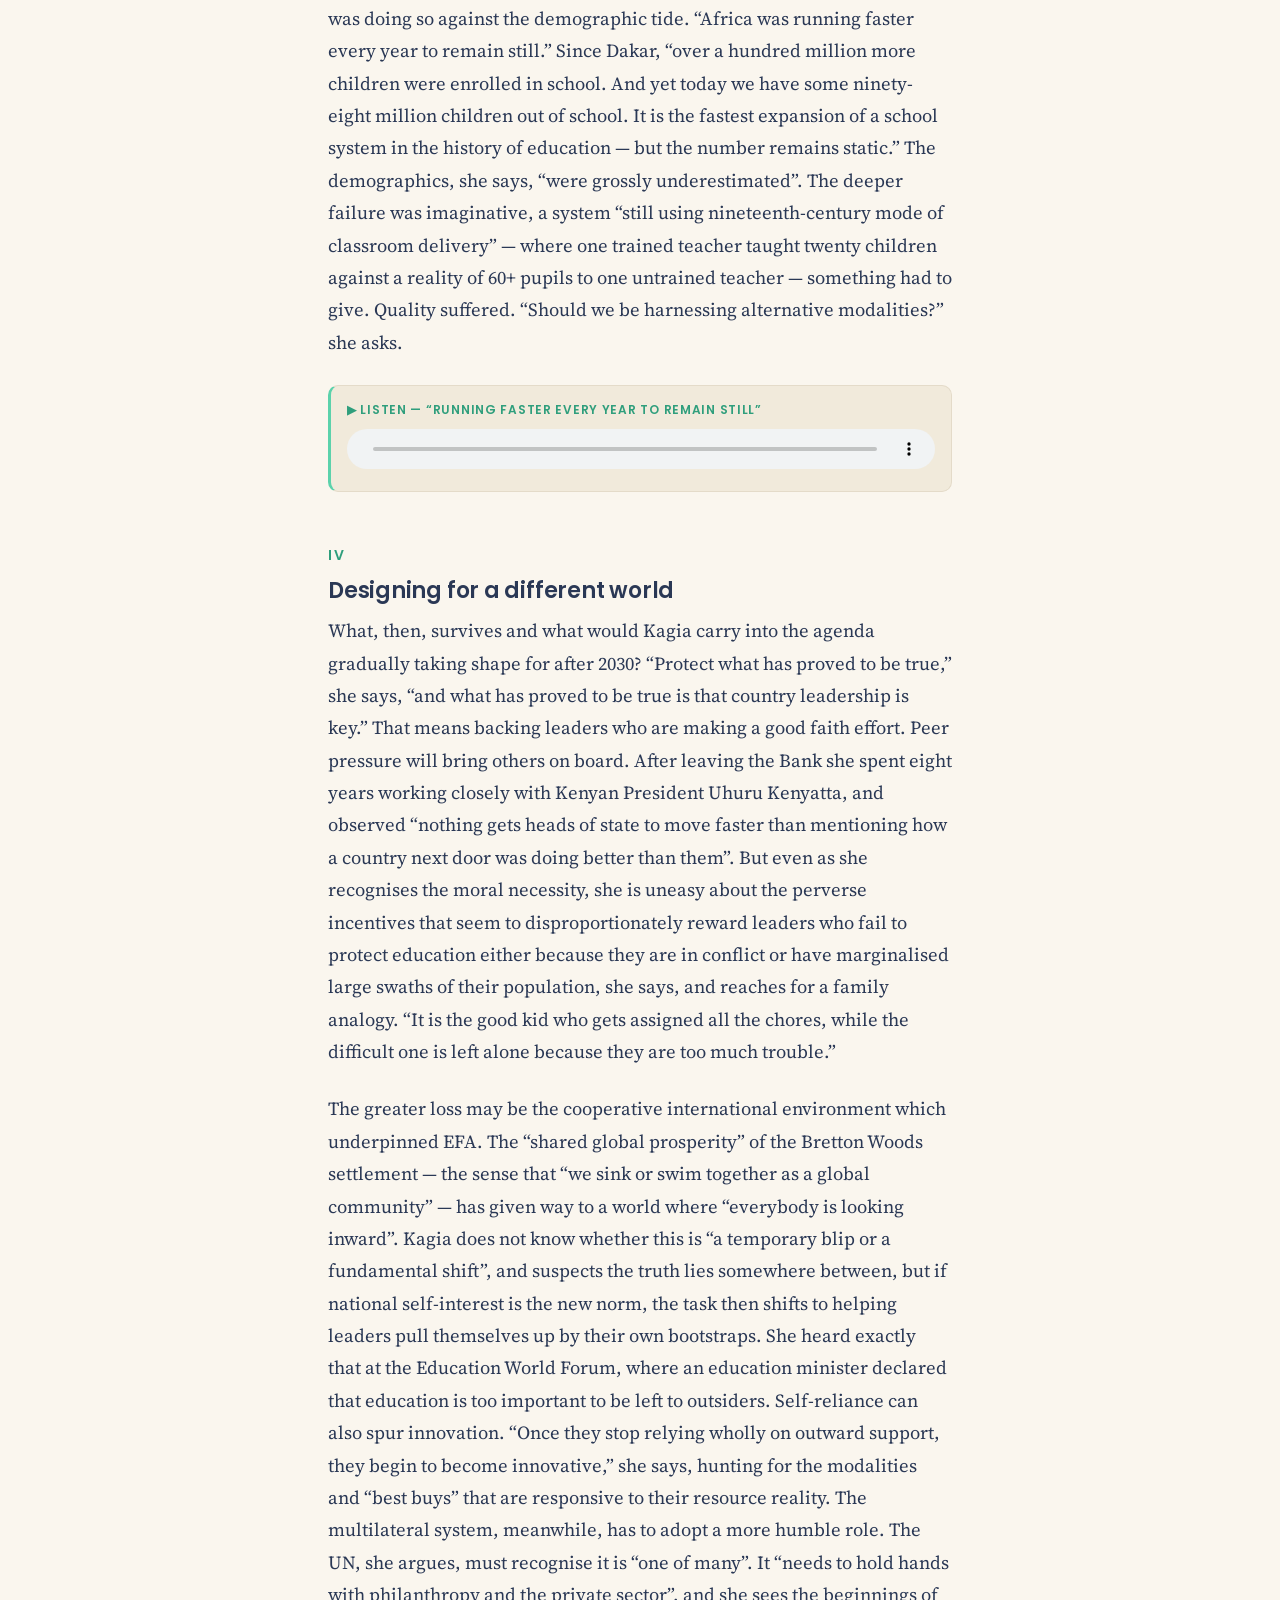
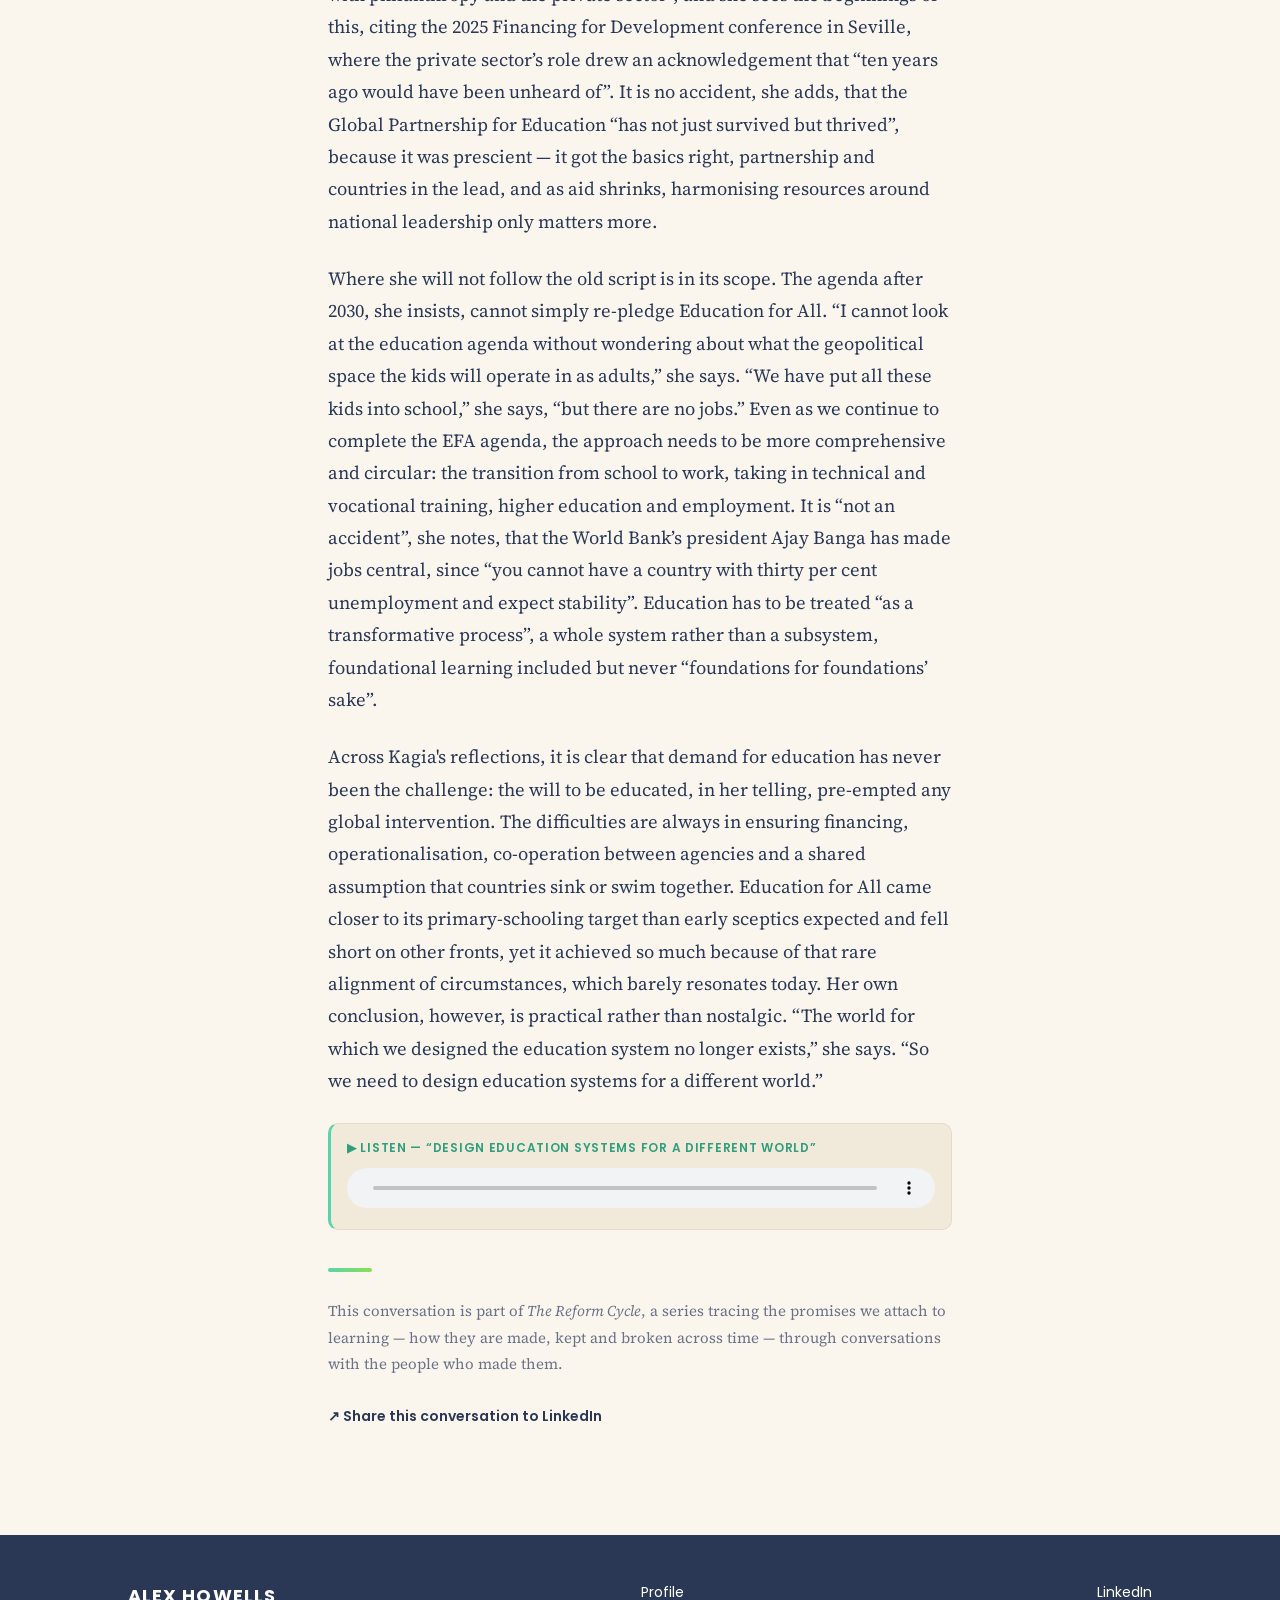
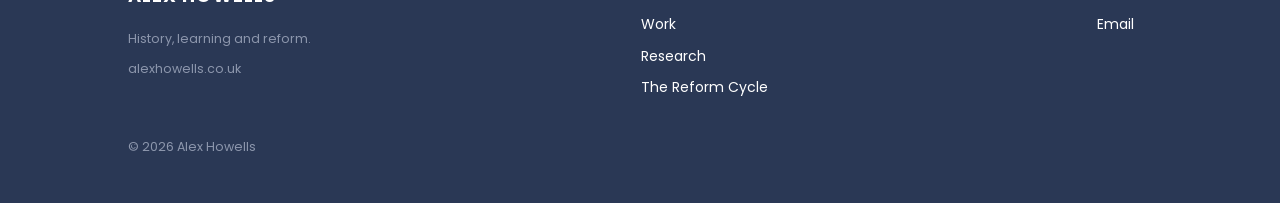
<file: the-reform-cycle/ruth-kagia/index.html>
<!DOCTYPE html>
<html lang="en">
<head>
<meta charset="UTF-8">
<meta name="viewport" content="width=device-width, initial-scale=1.0">
<title>A Rare Alignment — Ruth Kagia | The Reform Cycle</title>
<meta name="description" content="Ruth Kagia on how Education for All found its money and its moment, why it still left nearly a hundred million children out of school and what she believes comes next. The Reform Cycle, Episode 2.">
<link rel="canonical" href="https://alexhowells.co.uk/the-reform-cycle/ruth-kagia/">
<meta property="og:type" content="article">
<meta property="og:title" content="A Rare Alignment — Ruth Kagia">
<meta property="og:description" content="Ruth Kagia on how Education for All found its money and its moment — and why it still fell short.">
<meta property="og:url" content="https://alexhowells.co.uk/the-reform-cycle/ruth-kagia/">
<meta property="og:image" content="https://alexhowells.co.uk/the-reform-cycle/ruth-kagia/og-a-rare-alignment.jpg">
<meta property="og:image:alt" content="A Rare Alignment — The Reform Cycle, Episode 2, with Ruth Kagia">
<meta name="twitter:card" content="summary_large_image">
<meta name="twitter:image" content="https://alexhowells.co.uk/the-reform-cycle/ruth-kagia/og-a-rare-alignment.jpg">
<link rel="icon" type="image/png" href="/favicon.png">
<link rel="apple-touch-icon" href="/favicon.png">
<link rel="preconnect" href="https://fonts.googleapis.com">
<link rel="preconnect" href="https://fonts.gstatic.com" crossorigin>
<link href="https://fonts.googleapis.com/css2?family=Poppins:wght@400;500;600;700&family=Source+Serif+4:opsz,wght@8..60,400;8..60,500;8..60,600&display=swap" rel="stylesheet">
<link rel="stylesheet" href="/styles.css">
<style>
  .article{max-width:680px;}
  .deck{font-family:"Source Serif 4",Georgia,serif;font-size:clamp(19px,2.4vw,22px);
    line-height:1.5;color:var(--navy-soft);font-style:italic;margin:0 0 20px;}
  .credit{font-family:"Poppins";font-size:13px;color:var(--muted);margin:0;}
  .article h2.part{font-size:14px;font-family:"Poppins";font-weight:600;letter-spacing:.16em;
    text-transform:uppercase;color:var(--teal-ink);margin:52px 0 6px;}
  .article h2.part span{display:block;font-size:22px;letter-spacing:-.01em;text-transform:none;
    color:var(--navy);margin-top:4px;}
  .article p{font-size:18.5px;line-height:1.75;margin:0 0 1.35em;}
  .article p.first::first-letter{font-family:"Poppins";font-weight:600;font-size:3.2em;
    float:left;line-height:.82;margin:.02em .12em 0 0;color:var(--navy);}
  .snip{background:var(--cream-2);border:1px solid var(--line);border-left:3px solid var(--teal);
    border-radius:10px;padding:14px 16px 12px;margin:26px 0;}
  .snip .lbl{font-family:"Poppins";font-size:12px;font-weight:600;letter-spacing:.06em;
    text-transform:uppercase;color:var(--teal-ink);margin-bottom:9px;}
  .snip audio{width:100%;height:40px;}
  .endmark{width:44px;height:4px;border-radius:4px;margin:38px 0 26px;
    background:linear-gradient(90deg,var(--teal),var(--green));}
  .guestbio{display:grid;grid-template-columns:110px 1fr;gap:20px;background:var(--cream-2);
    border:1px solid var(--line);border-radius:14px;padding:22px 24px;margin:8px 0 40px;}
  .guestbio .pic{aspect-ratio:1;border-radius:50%;overflow:hidden;background:#e6dcca;
    display:flex;align-items:center;justify-content:center;color:var(--muted);
    font-family:"Poppins";font-size:11px;text-align:center;line-height:1.3;}
  .guestbio .pic img{width:100%;height:100%;object-fit:cover;display:block;}
  .guestbio h3{font-size:19px;margin:0 0 .3em;}
  .guestbio p{font-size:16px;margin:0;color:var(--navy-soft);}
  @media(max-width:560px){ .guestbio{grid-template-columns:1fr;} .guestbio .pic{max-width:120px;} }
</style>
</head>
<body>

<header class="site">
  <div class="bar">
    <a class="brand" href="/"><img src="/logo.png" alt="Alex Howells" class="logo-img"></a>
    <nav class="main">
      <a href="/">Profile</a>
      <a href="/work/">Work</a>
      <a href="/research/">Research</a>
      <a href="/the-reform-cycle/" class="active">The Reform Cycle</a>
    </nav>
  </div>
</header>

<main>
  <section class="hero" style="padding-bottom:20px;">
    <div class="article" style="margin:0 auto;padding:0 28px;">
      <a class="back" href="/the-reform-cycle/">← The Reform Cycle</a>
      <div class="eyebrow navy">The Reform Cycle · Episode 2</div>
      <h1 class="display" style="font-size:clamp(32px,5vw,52px);">A Rare Alignment</h1>
      <p class="deck">Ruth Kagia on how Education for All found its money and its moment, why it still left nearly a
        hundred million children out of school and what she believes comes next.</p>
      <p class="credit">Based on a conversation recorded over Zoom on 16 July 2026.</p>
      <div class="accent-rule" style="margin-top:22px;"></div>
    </div>
  </section>

  <section style="padding-top:6px;">
    <div class="article" style="margin:0 auto;padding:0 28px;">

      <div class="guestbio">
        <div class="pic"><img src="rk-photo.jpg" alt="Ruth Kagia"></div>
        <div>
          <h3>Ruth Kagia</h3>
          <p>A Kenyan educator who led the World Bank’s global education work from 2002 to 2008, through the Education
            for All era, following the Dakar conference in 2000 to the Fast Track Initiative that financed its
            implementation — and later spent eight years as senior adviser and deputy chief of staff in Kenya’s
            presidency.</p>
        </div>
      </div>

      <p class="first">Education for All (EFA) was an unambiguous goal: every child would get at least a primary
        schooling. For the fifteen years either side of 2000, it drew more money and political attention than education
        in the developing world had ever received. Ruth Kagia ran the World Bank’s global education work throughout
        most of that period, from the Dakar conference that set the target in 2000 to the Fast Track Initiative built
        to finance it.</p>

      <p>Education for All is a transnational as well as national story, declared at Jomtien, Thailand, in 1990,
        renewed in Dakar, financing spearheaded by the G8, national development agencies and international
        organisations and operationalised in classrooms across the global South. What follows is Kagia’s account of
        how the story unfolded, how it evolved into an implementation vehicle that delivered on significant results
        and why it fell short of some of its targets and what she thinks it would take to sustain the effort.</p>

      <h2 class="part">I<span>The movement and the moment</span></h2>

      <p>Kagia begins by warning against reading too much into any single summit. “We should never underestimate how
        long these movements take,” she says. “A conference is either the beginning or the culmination of a process.”
        Dakar, in 2000, was not a beginning; it was the continuation of something set in motion a decade earlier at
        Jomtien, and behind Jomtien lay “very difficult years in the 1980s” — structural adjustment, economic
        downturn, a frustrated search for how to restart growth. Everyone recognised that education
        was a sine qua non of economic growth. “As people began to closely look at education,” she says, “they
        realised that the basics needed to be put in place before education could deliver on its promise. Too many
        kids were out of school and had no possibility of getting into school.”
        Jomtien in 1990 named the goal — meeting basic learning needs for all — but, as Sir John Daniel put it in
        <a href="/the-reform-cycle/sir-john-daniel/" style="text-decoration:underline;">Episode 1 of this series</a>,
        the framework “never really went anywhere in the 90s”.</p>

      <p>What made Dakar different, in Kagia’s telling, was who was in the room. “Heads of State, Ministers of
        Education, leading education development agencies and ALL the heads of relevant key UN agencies — UNDP,
        UNICEF, UNESCO, the World Bank. Participation was both very high level and very broad in scope.” Education
        was not being discussed only by educators but also by key education “shareholders” and she dwells on the
        apparent contrast with today. “Increasingly, the conversations I’ve been seeing lately tend to be preaching to the choir —
        educators talking to themselves.” Dakar had put education “at the centre of development”, cross-sectoral,
        financed and politically owned.</p>

      <p>It was also, she says, “a moment in history”, a convergence “you could not have orchestrated”. The World Bank
        had “perhaps the strongest leadership it has ever had” under President James Wolfensohn, and around him a rare
        alignment of political conviction — Gordon Brown in Britain, Paul Martin in Canada, strong backing from the
        Netherlands, Norway and Germany. The G8 took Education for All up in earnest at the 2002 summit at Kananaskis,
        Canada. “There was an alignment that doesn’t happen every day,” she says. And it went both ways.
        Developing-country leaders were “leading by example” and she remembers a meeting in Tanzania that gathered
        “twelve African heads of state who were seen as the renaissance, the emerging leaders”. From the very
        beginning, she insists, there was one non-negotiable recognition, that “you are not going to deliver on this
        agenda without strong political leadership at the national level”.</p>

      <div class="snip">
        <div class="lbl">▶ Listen — “an alignment that doesn’t happen every day”</div>
        <audio controls preload="none" src="k1.mp3"></audio>
      </div>

      <h2 class="part">II<span>Will and muscle</span></h2>

      <p>Ask Kagia what actually turned Dakar into results and she resists the obvious answer. “I will not just make it
        financing,” she says. “It is operationalisation.” A movement had to come first and movements “by definition
        tend to be more emotive than practical”. The 1990s-2000s momentum was galvanised by passionate campaigners —
        she recalls Oxfam’s line that “the world spends three times more on ice cream than development assistance”.
        But emotion carried only so far. “Dakar was, OK, we agree. What do we do about it?” The real question was not
        whether there was political will or the needed resources but “how do you translate that into results”.</p>

      <p>The vehicle they built was the Fast Track Initiative, forerunner of today’s Global Partnership for Education.
        Wolfensohn had made a specific financing commitment at Dakar, which took around eighteen months to become
        machinery, through the World Bank and IMF Development Committee in April 2002 and then the G8 at Kananaskis
        that June, which “was the real take-off”. The design was deliberately simple, offering catalytic funding to
        governments “doing the right thing”. It worked partly because recognition was a multiplier. “Countries began to
        want boasting rights, and political kudos,” she says, and FTI money became “a stamp of approval — you are doing
        the right thing, therefore you are getting funding”, so the recognition itself became an incentive.</p>

      <p>Kagia illustrates what that backing looked like in practice in her own country. When President Mwai Kibaki
        abolished primary school fees in Kenya in 2003 and the classrooms filled overnight, she accompanied President
        Wolfensohn to Nairobi aboard his plane to hand over a fifty-million-dollar grant. The logic was that a bold
        announcement left unfunded “will create political backlash that could destroy the country”, so “we’ve got to
        support those who are making bold decisions”. Once the cheque arrived “everybody began to put money into it” and before long Kibaki was received
        at the White House. The point was to send a signal that leaders who gambled on expanding access to education
        would be supported.</p>

      <p>Kagia had put this to the European Parliament that same year, when a member asked why the EU should pay
        governments to do their most basic job. “Their will is strong,” she replied, “but their muscles are weak. If we
        don’t strengthen their muscles to do what they need to do, they are going to become economic refugees” — a
        warning delivered, she notes, “before migration became a crisis”. She left with “nearly a billion dollars in
        commitments”. The lesson is one of “a constant intertwining of the political, the economic and the
        educational. They were never separate agendas — which is not the case any more. We as educators are talking
        in one little corner, as the world moves past us.”</p>

      <div class="snip">
        <div class="lbl">▶ Listen — “their will is strong, but their muscles are weak”</div>
        <audio controls preload="none" src="k2.mp3"></audio>
      </div>

      <p>The demand, in any case, was already there. Across Africa — a priority region for EFA — the appetite for
        schooling predated any donor framework. “The whole fight for independence in the fifties and sixties was
        basically to eliminate poverty, ignorance and disease,” Kagia says, and the early manifestos of the
        Organisation of African Unity put education and skills at their centre. Governments “didn’t need to be
        convinced. They were already convinced. They just didn’t have the means to deliver it.” Parents “were selling
        assets to send kids to school”. For Kagia the point is also personal. Without an education, she says, “my
        existence would have remained subsistence picking coffee on my grandfather’s farm, like ninety per cent of my
        peers”.</p>

      <div class="snip">
        <div class="lbl">▶ Listen — “they were already convinced”</div>
        <audio controls preload="none" src="k3.mp3"></audio>
      </div>

      <h2 class="part">III<span>Running faster to remain still</span></h2>

      <p>For all its momentum, the campaign carried a flaw that would surface only later. “There are many things we did
        not anticipate,” Kagia says, “and that is always the challenge of momentums. People get carried away… there are
        not enough people asking, what could go wrong?” Some of what went wrong was external — economies that did not
        grow fast enough to absorb the newly educated, conflict spreading across the continent and an HIV/AIDS
        epidemic that was “so decimating”. At the same time, the campaign was inherently limited in terms of what it measured. “It’s much easier for a head of state or education minister to say, look at these full classrooms,
        we have enrolled X number more girls into school,” she says. “It’s more
        difficult to demonstrate how well they are learning.” Enrolments, teachers, classrooms and fences could be
        “touched and felt” and they made for good politics. Learning could not and quality, though written into both
        the Jomtien and Dakar goals, was not as attractive a sell. “We didn’t have a sharp enough instrument for measuring
        learning outcomes,” she admits. Even under FTI, the reviews scrutinised plans rather than results. Not until
        the current GPE 2030 strategy did learning outcomes become central. “It took a lot of evidence to admit, we
        missed this boat.”</p>

      <p>The EFA agenda, within the framework of the Millennium Development Goals, had a significant degree of financing and political will behind it, as well as an action-orientated governance structure. The same cannot be said for the Sustainable Development Goals which followed. Kagia watched the
        character of the whole enterprise shift. “The SDGs moved the EFA agenda from a multisectoral, multilateral
        approach — where financing and implementation were central — to the UN,” she says. “And the UN is a fantastic
        convening platform. It is not a very effective implementation platform.” The summits proliferated and the talk
        grew, but “we began to lose the script… we began to get soft in terms of implementation”, the hard questions
        giving way to checked boxes. The 2008 financial crisis and the accumulation of the debt burden further
        constrained funding for education.</p>

      <p>On top of these challenges, Africa’s school-age population had, she says,
        continued to grow exponentially, and where East Asia had grown its systems during a demographic
        transition and an economic boom, Africa was doing so against the demographic tide. “Africa was running faster
        every year to remain still.” Since Dakar, “over a hundred
        million more children were enrolled in school. And yet today we have some ninety-eight million children out of
        school. It is the fastest expansion of a school system in the history of education — but the number remains
        static.” The demographics, she says, “were
        grossly underestimated”. The deeper failure was imaginative, a system “still using nineteenth-century mode of
        classroom delivery” — where one trained teacher taught twenty children against a reality of 60+ pupils to one
        untrained teacher — something had to give. Quality suffered. “Should we be
        harnessing alternative modalities?” she asks.</p>

      <div class="snip">
        <div class="lbl">▶ Listen — “running faster every year to remain still”</div>
        <audio controls preload="none" src="k4.mp3"></audio>
      </div>

      <h2 class="part">IV<span>Designing for a different world</span></h2>

      <p>What, then, survives and what would Kagia carry into the agenda gradually taking shape for after 2030? “Protect
        what has proved to be true,” she says, “and what has proved to be true is that country leadership is key.” That
        means backing leaders who are making a good faith effort. Peer pressure will bring others on board. After
        leaving the Bank she spent eight years working closely with Kenyan President Uhuru Kenyatta, and observed
        “nothing gets heads of state to move faster than mentioning how a country next door was doing better than
        them”. But even as she recognises the moral necessity, she is uneasy about the perverse incentives that seem
        to disproportionately reward leaders who fail to protect education either because they are in conflict or
        have marginalised large swaths of their population, she says, and reaches for a family analogy. “It is the good kid who gets assigned all the chores, while the difficult one is left alone
        because they are too much trouble.”</p>

      <p>The greater loss may be the cooperative international environment which underpinned EFA. The “shared global prosperity” of the Bretton Woods settlement — the sense
        that “we sink or swim together as a global community” — has given way to a world where “everybody is looking
        inward”. Kagia does not know whether this is “a temporary blip or a fundamental shift”, and suspects the truth lies
        somewhere between, but if national self-interest is the new norm, the task then shifts to helping leaders pull themselves up by
        their own bootstraps. She heard exactly that at the Education World Forum, where an education minister
        declared that education is too important to be left to outsiders. Self-reliance can also spur innovation. “Once they stop relying wholly on outward support, they begin to become innovative,” she says, hunting for the modalities and “best buys” that are responsive to their resource reality. The multilateral system, meanwhile, has to adopt a more humble role. The UN, she argues, must recognise it is “one
        of many”. It “needs to hold hands with
        philanthropy and the private sector”, and she sees the beginnings of this, citing the 2025 Financing for
        Development conference in Seville, where the private sector’s role drew an acknowledgement that “ten years ago
        would have been unheard of”. It is no accident, she adds, that the Global Partnership for Education
        “has not just survived but thrived”, because it was prescient — it got the basics right, partnership and
        countries in the lead, and as aid shrinks, harmonising resources around national leadership only matters
        more.</p>

      <p>Where she will not follow the old script is in its scope. The agenda after 2030, she insists, cannot simply
        re-pledge Education for All. “I cannot look at the education agenda without wondering about what the
        geopolitical space the kids will operate in as adults,” she says. “We have put all these kids into school,”
        she says, “but there are no jobs.” Even as we continue to complete the EFA agenda, the approach needs to be
        more comprehensive and circular: the transition from school to work, taking in technical and vocational
        training, higher education and employment. It is “not an accident”, she notes, that the World Bank’s
        president Ajay Banga has made jobs central, since “you cannot have a country with thirty per cent
        unemployment and expect stability”. Education has to be treated “as a transformative process”, a whole
        system rather than a subsystem, foundational learning included but never “foundations for foundations’
        sake”.</p>

      <p>Across Kagia's reflections, it is clear that demand for education has never been the challenge: the will to be
        educated, in her telling, pre-empted any global intervention. The difficulties are always in ensuring financing, operationalisation, co-operation between agencies and a shared assumption that countries sink or swim
        together. Education for All came closer to
        its primary-schooling target than early sceptics expected and fell short on other fronts, yet it achieved so much because of that rare alignment of circumstances, which barely resonates today. Her own conclusion, however, is
        practical rather than nostalgic. “The world for which
        we designed the education system no longer exists,” she says. “So we need to design education systems for a
        different world.”</p>

      <div class="snip">
        <div class="lbl">▶ Listen — “design education systems for a different world”</div>
        <audio controls preload="none" src="k5.mp3"></audio>
      </div>

      <div class="endmark"></div>

      <p class="muted" style="font-size:15px;">This conversation is part of <em>The Reform Cycle</em>, a series
        tracing the promises we attach to learning — how they are made, kept and broken across time — through
        conversations with the people who made them.</p>

      <a class="share" href="https://www.linkedin.com/sharing/share-offsite/?url=https://alexhowells.co.uk/the-reform-cycle/ruth-kagia/" target="_blank">↗ Share this conversation to LinkedIn</a>

    </div>
  </section>
</main>

<footer class="site">
  <div class="wrap">
    <div class="cols">
      <div>
        <div class="nm">Alex Howells</div>
        <small>History, learning and reform.<br>alexhowells.co.uk</small>
      </div>
      <div>
        <a href="/">Profile</a>
        <a href="/work/">Work</a>
        <a href="/research/">Research</a>
        <a href="/the-reform-cycle/">The Reform Cycle</a>
      </div>
      <div>
        <a href="https://www.linkedin.com/in/alex-howells-ab8938175/" target="_blank">LinkedIn</a>
        <a href="mailto:alex@alexhowells.co.uk">Email</a>
      </div>
    </div>
    <small style="display:block;margin-top:28px;">© <span id="yr"></span> Alex Howells</small>
  </div>
</footer>

<script>document.getElementById('yr').textContent=new Date().getFullYear();</script>
</body>
</html>
</file>
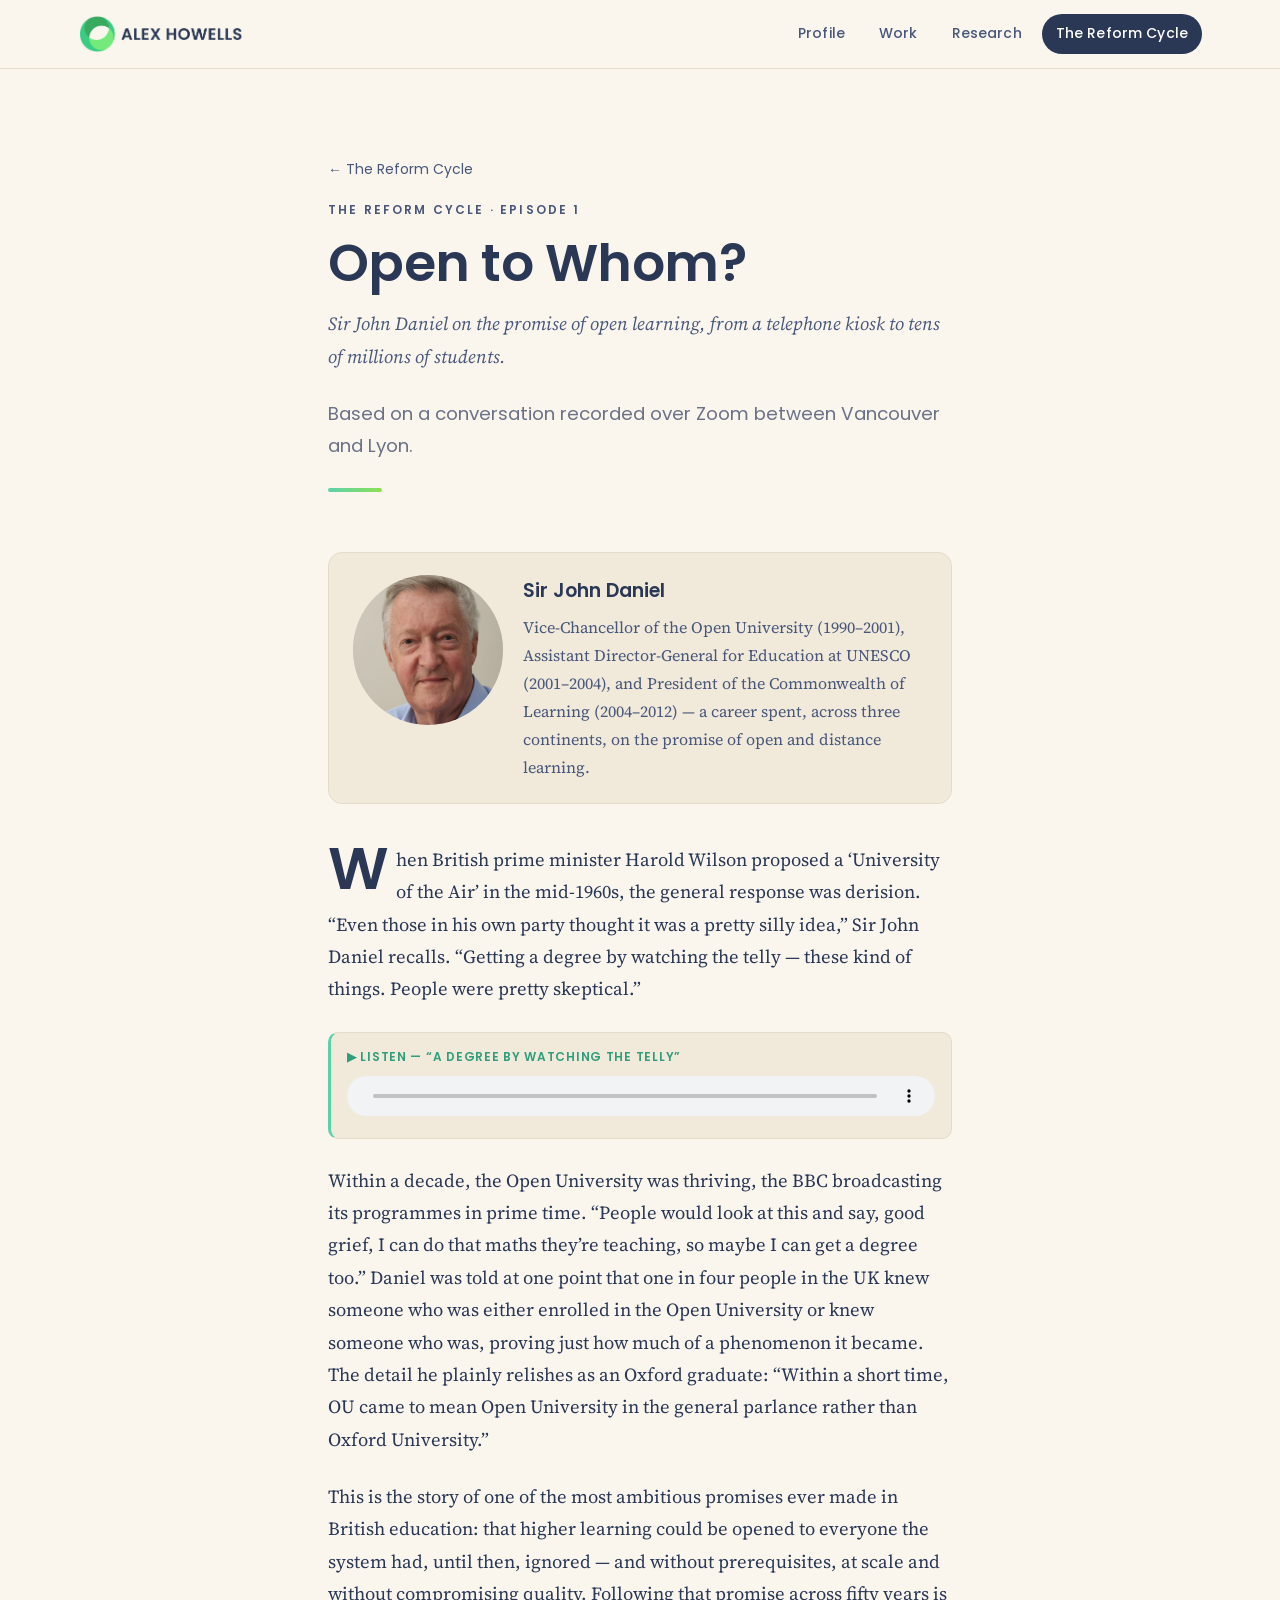
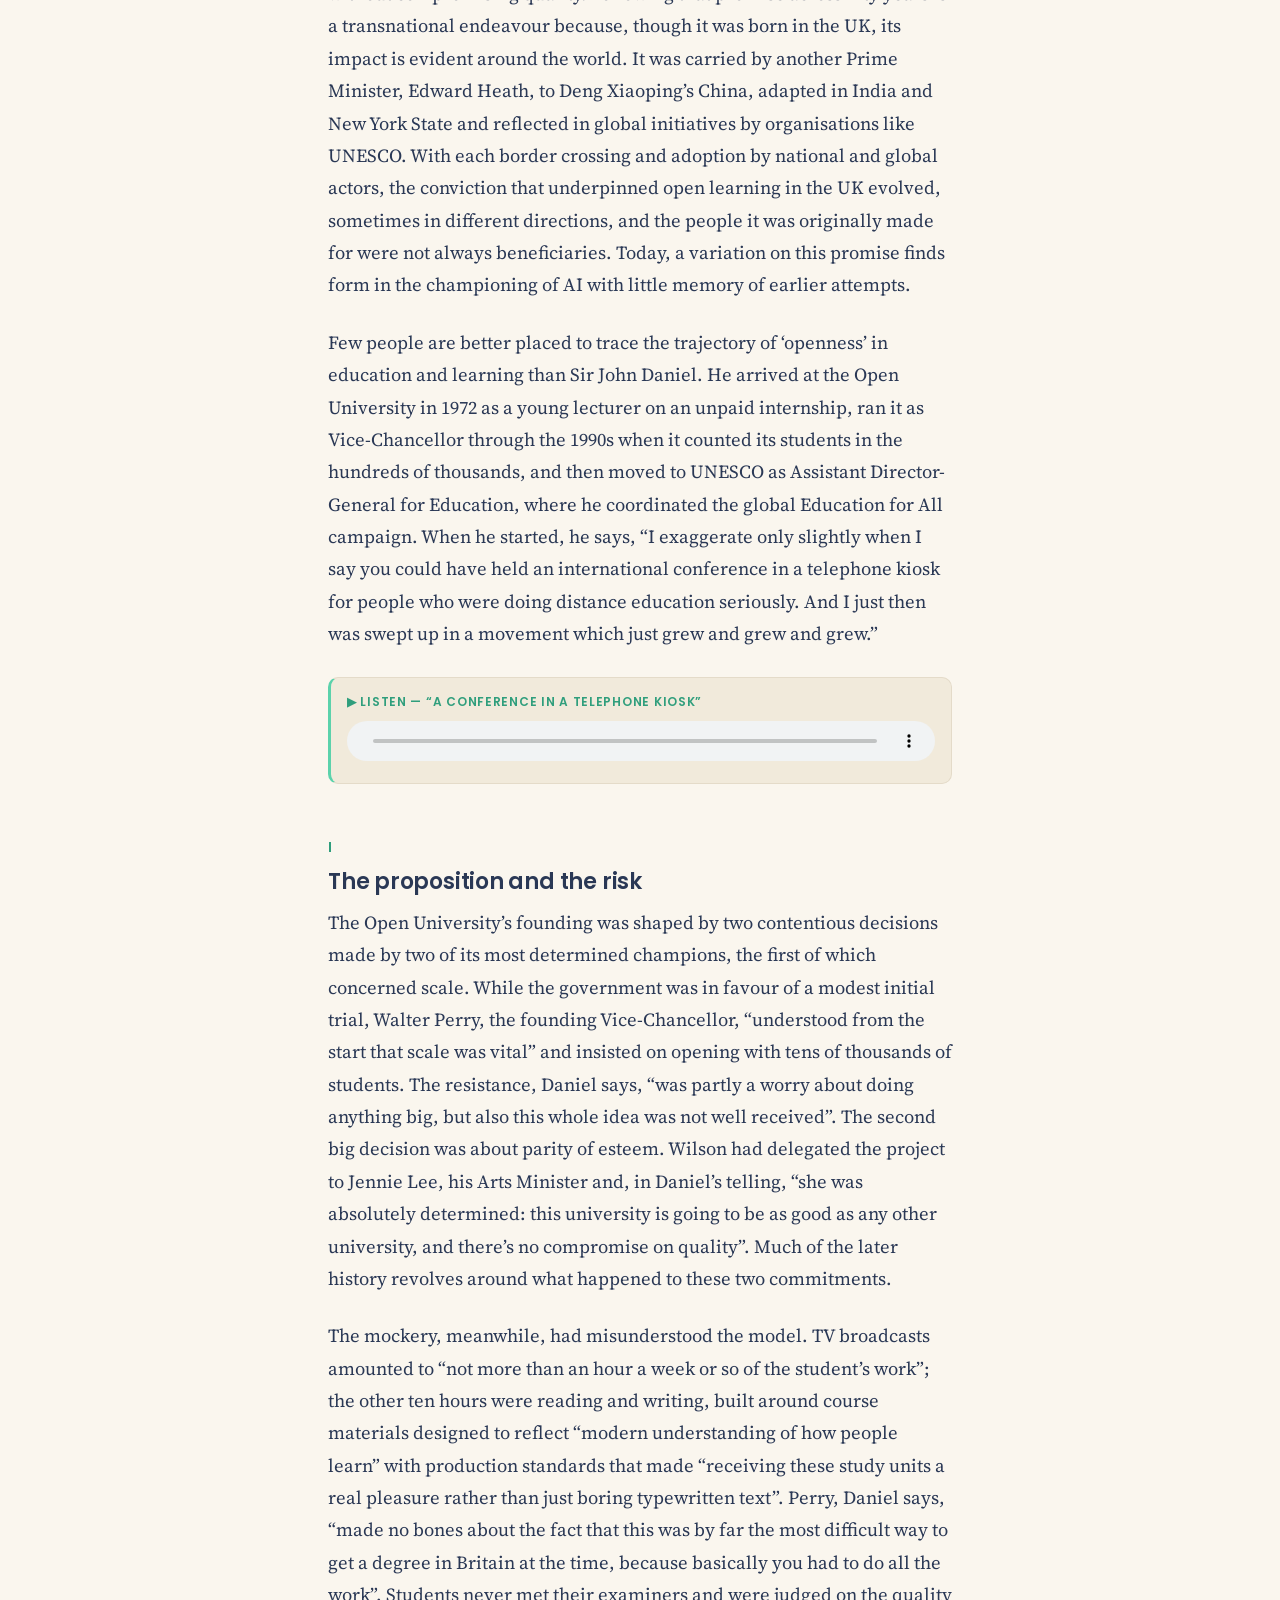
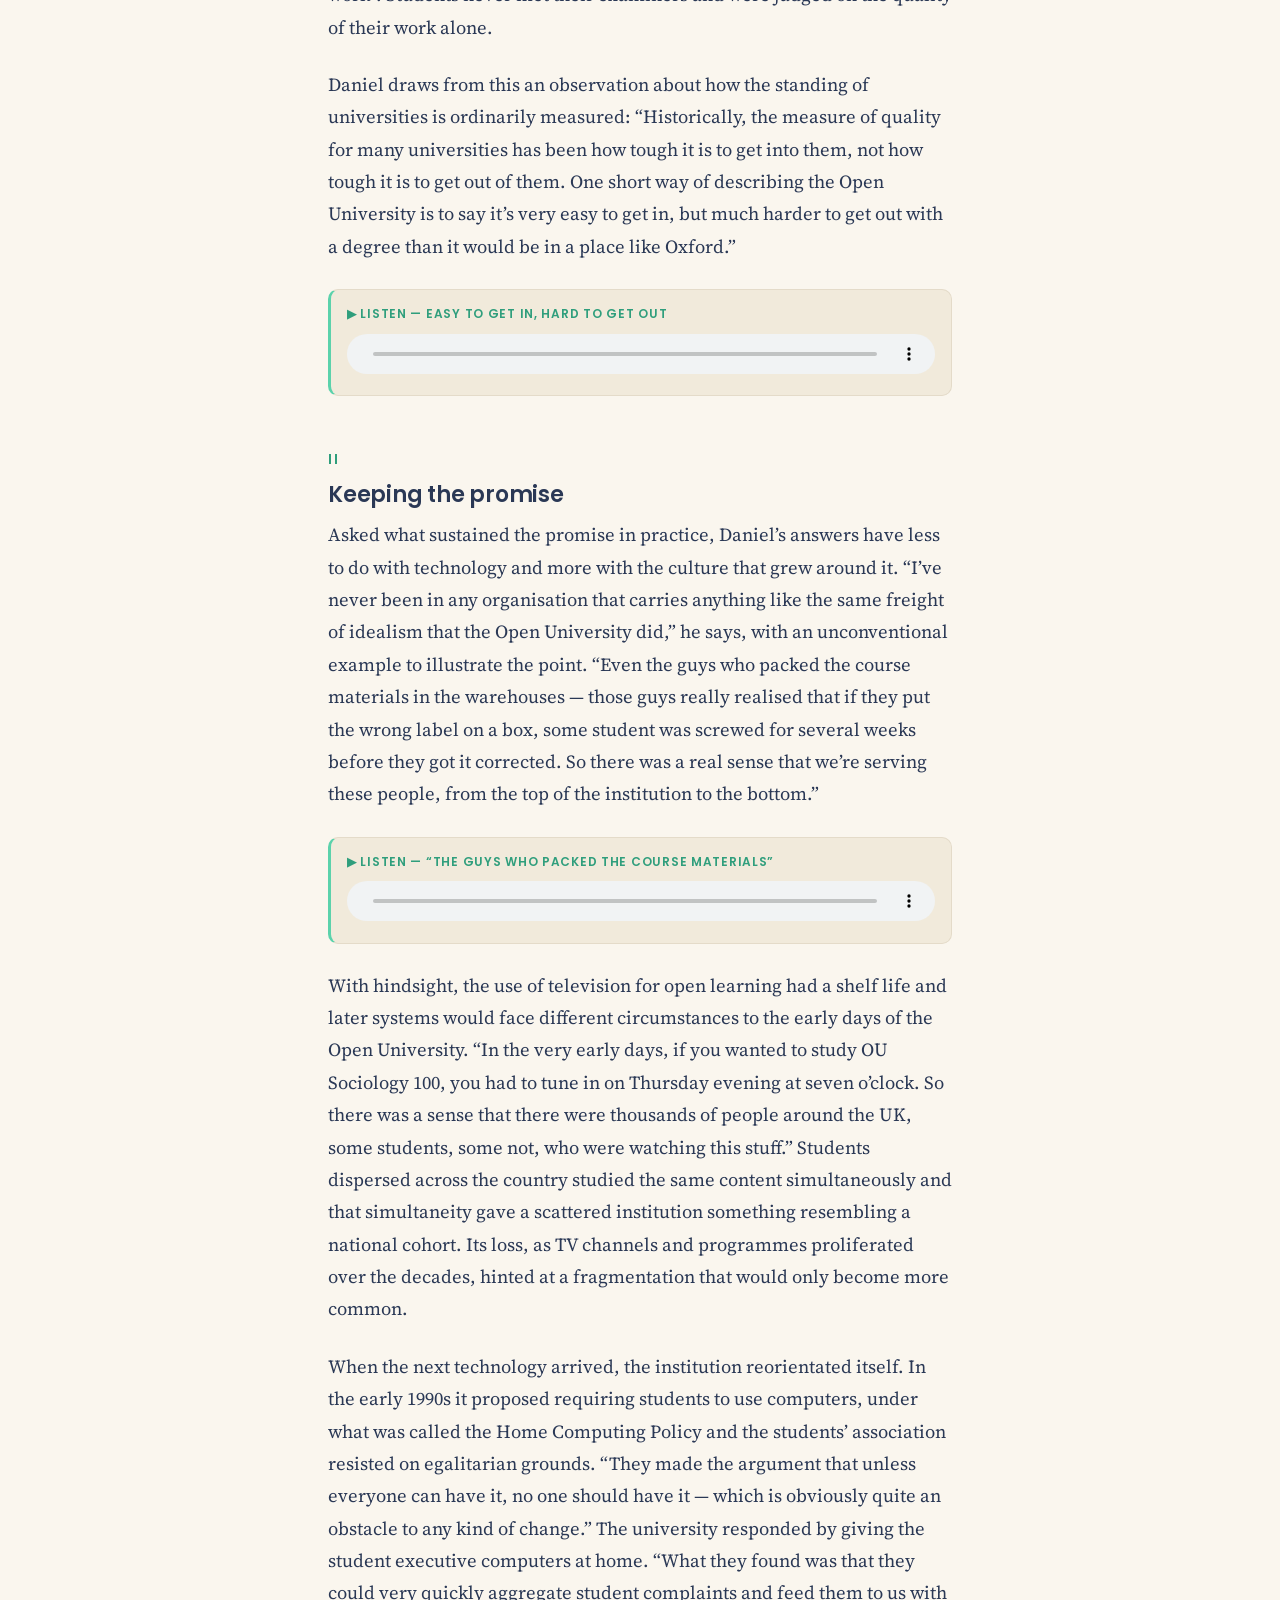
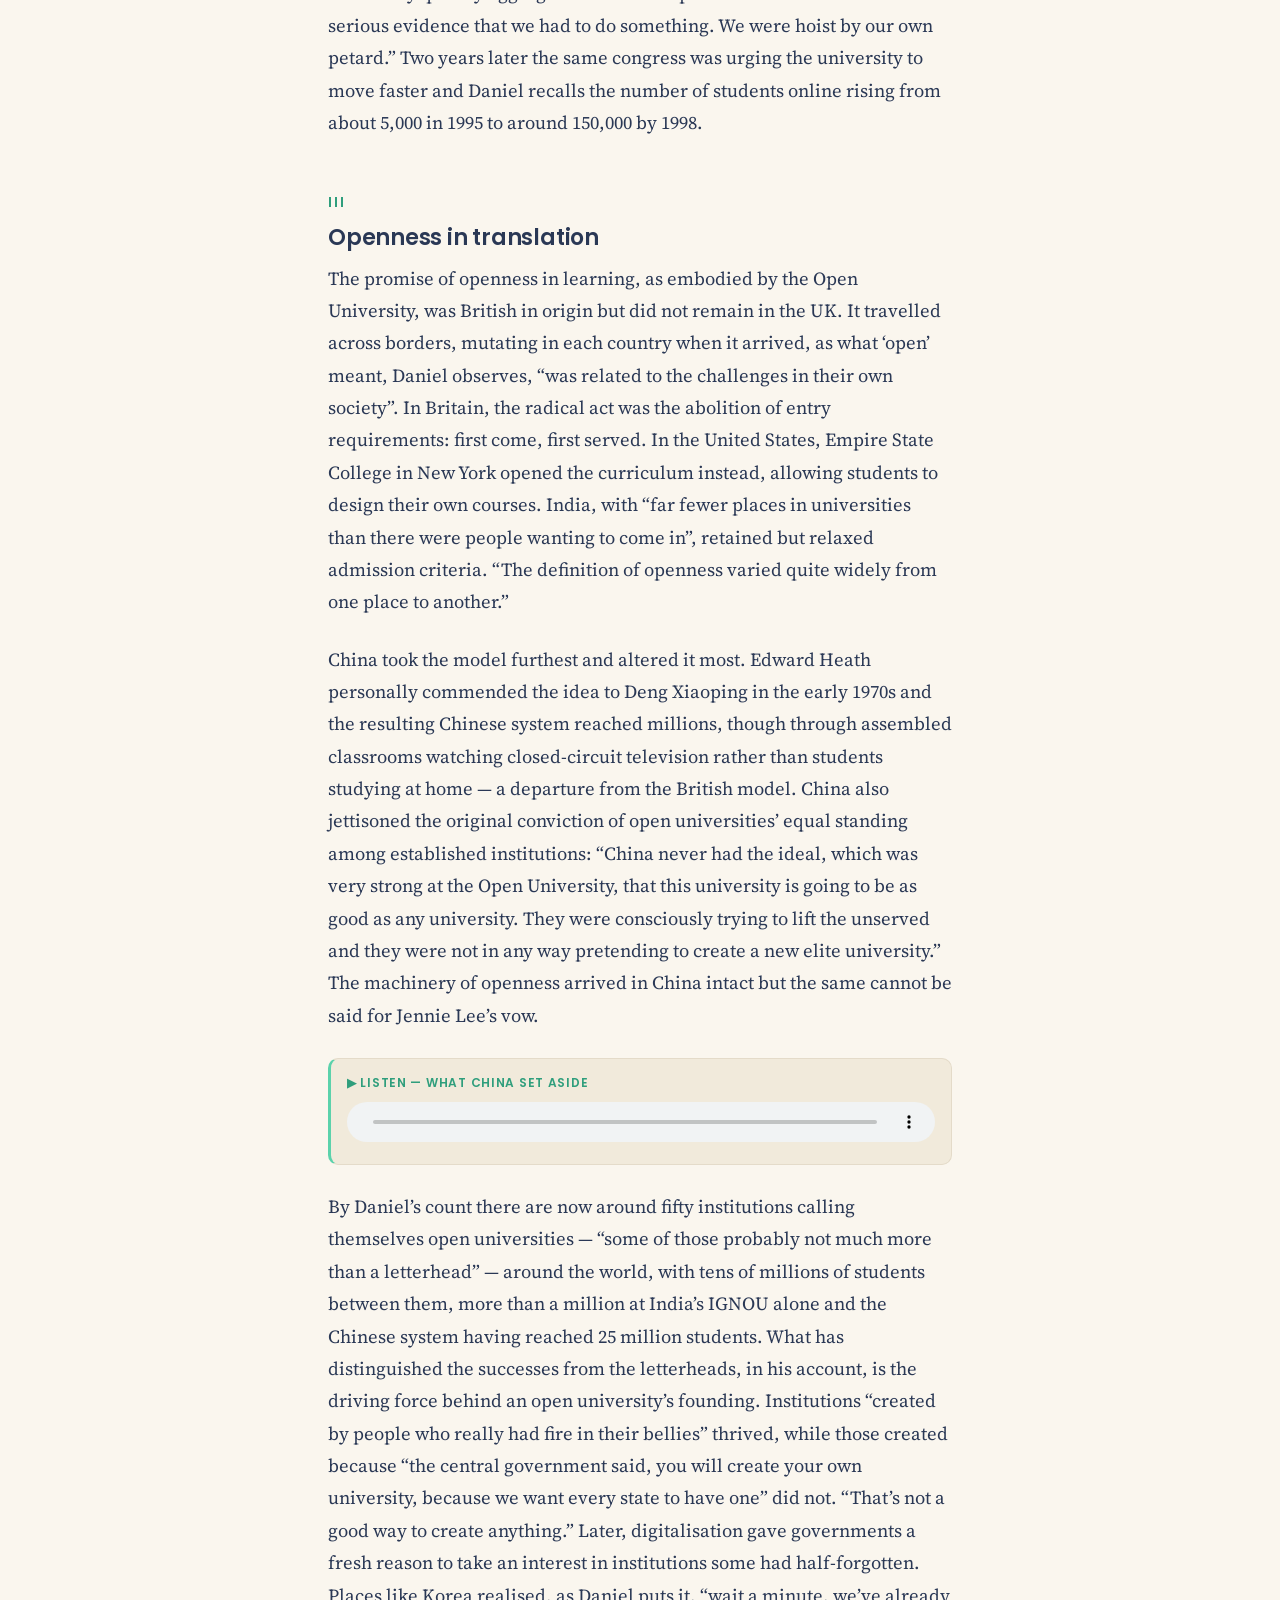
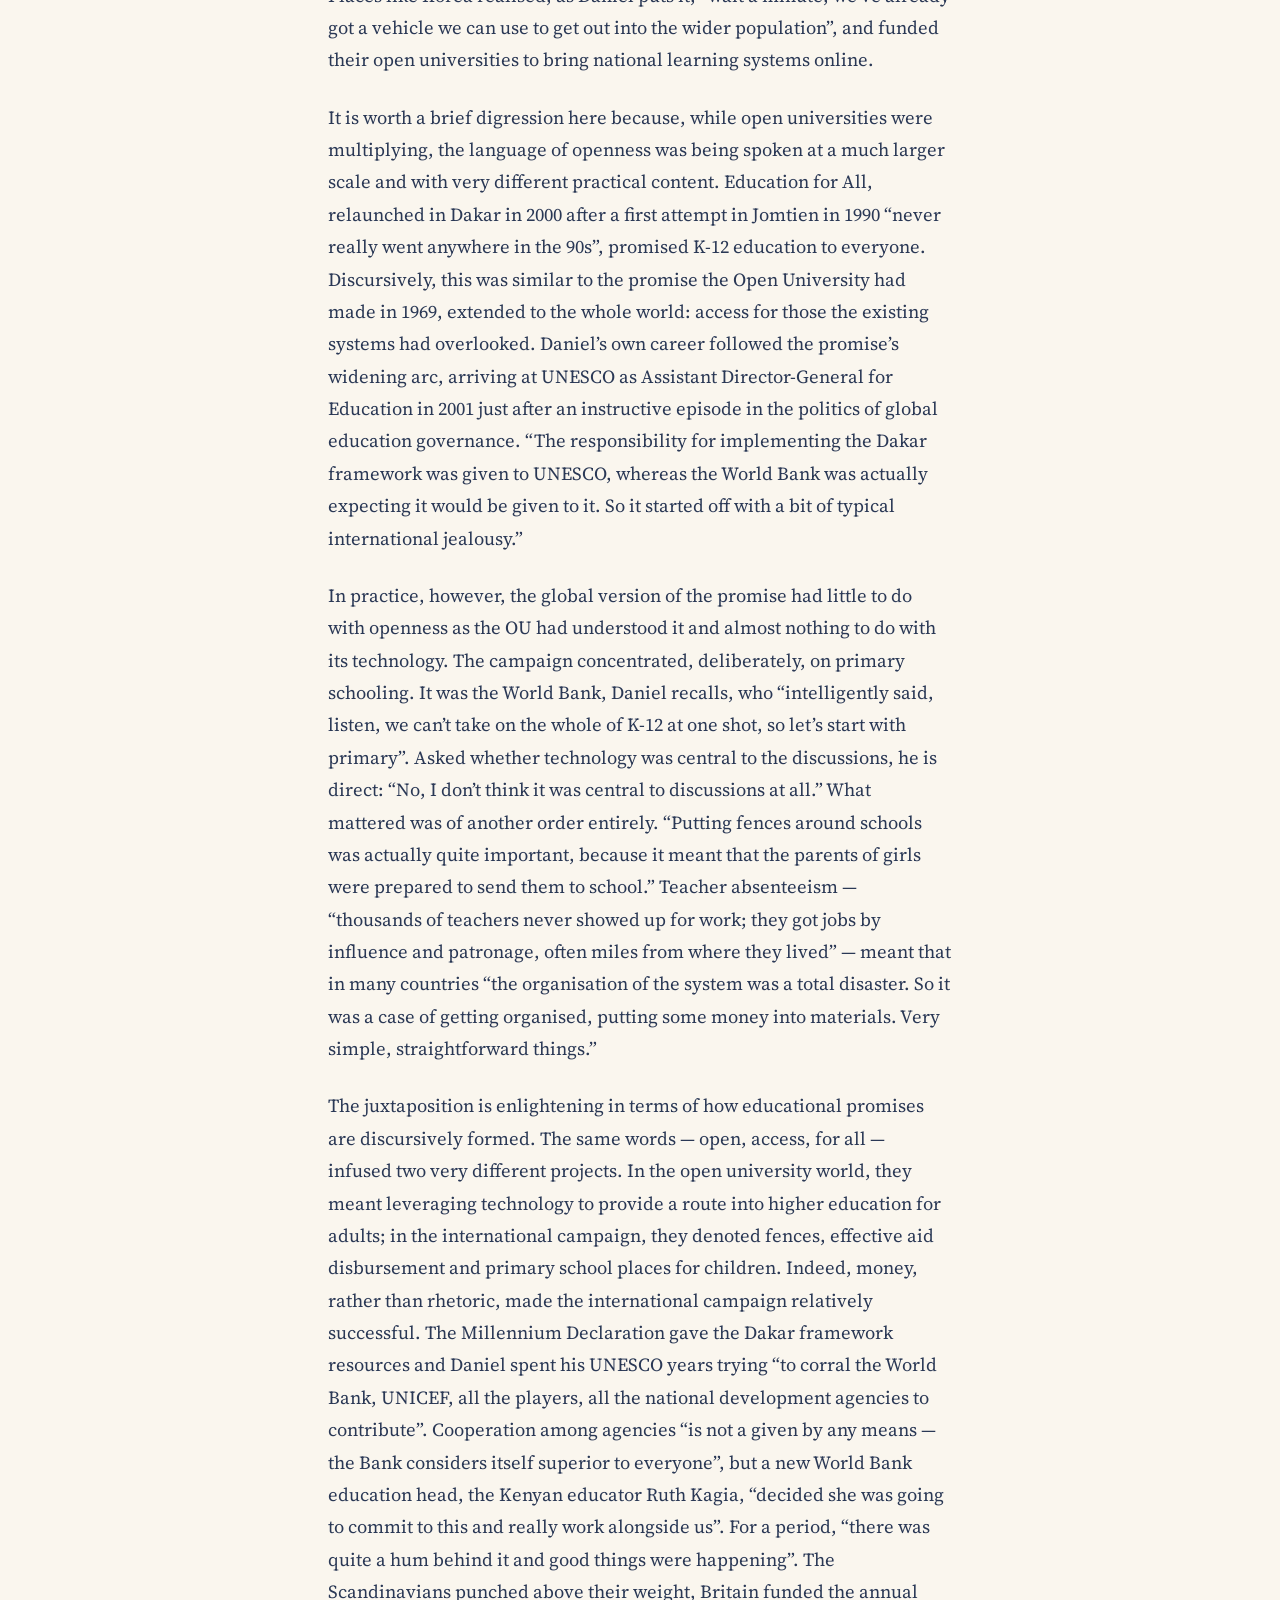
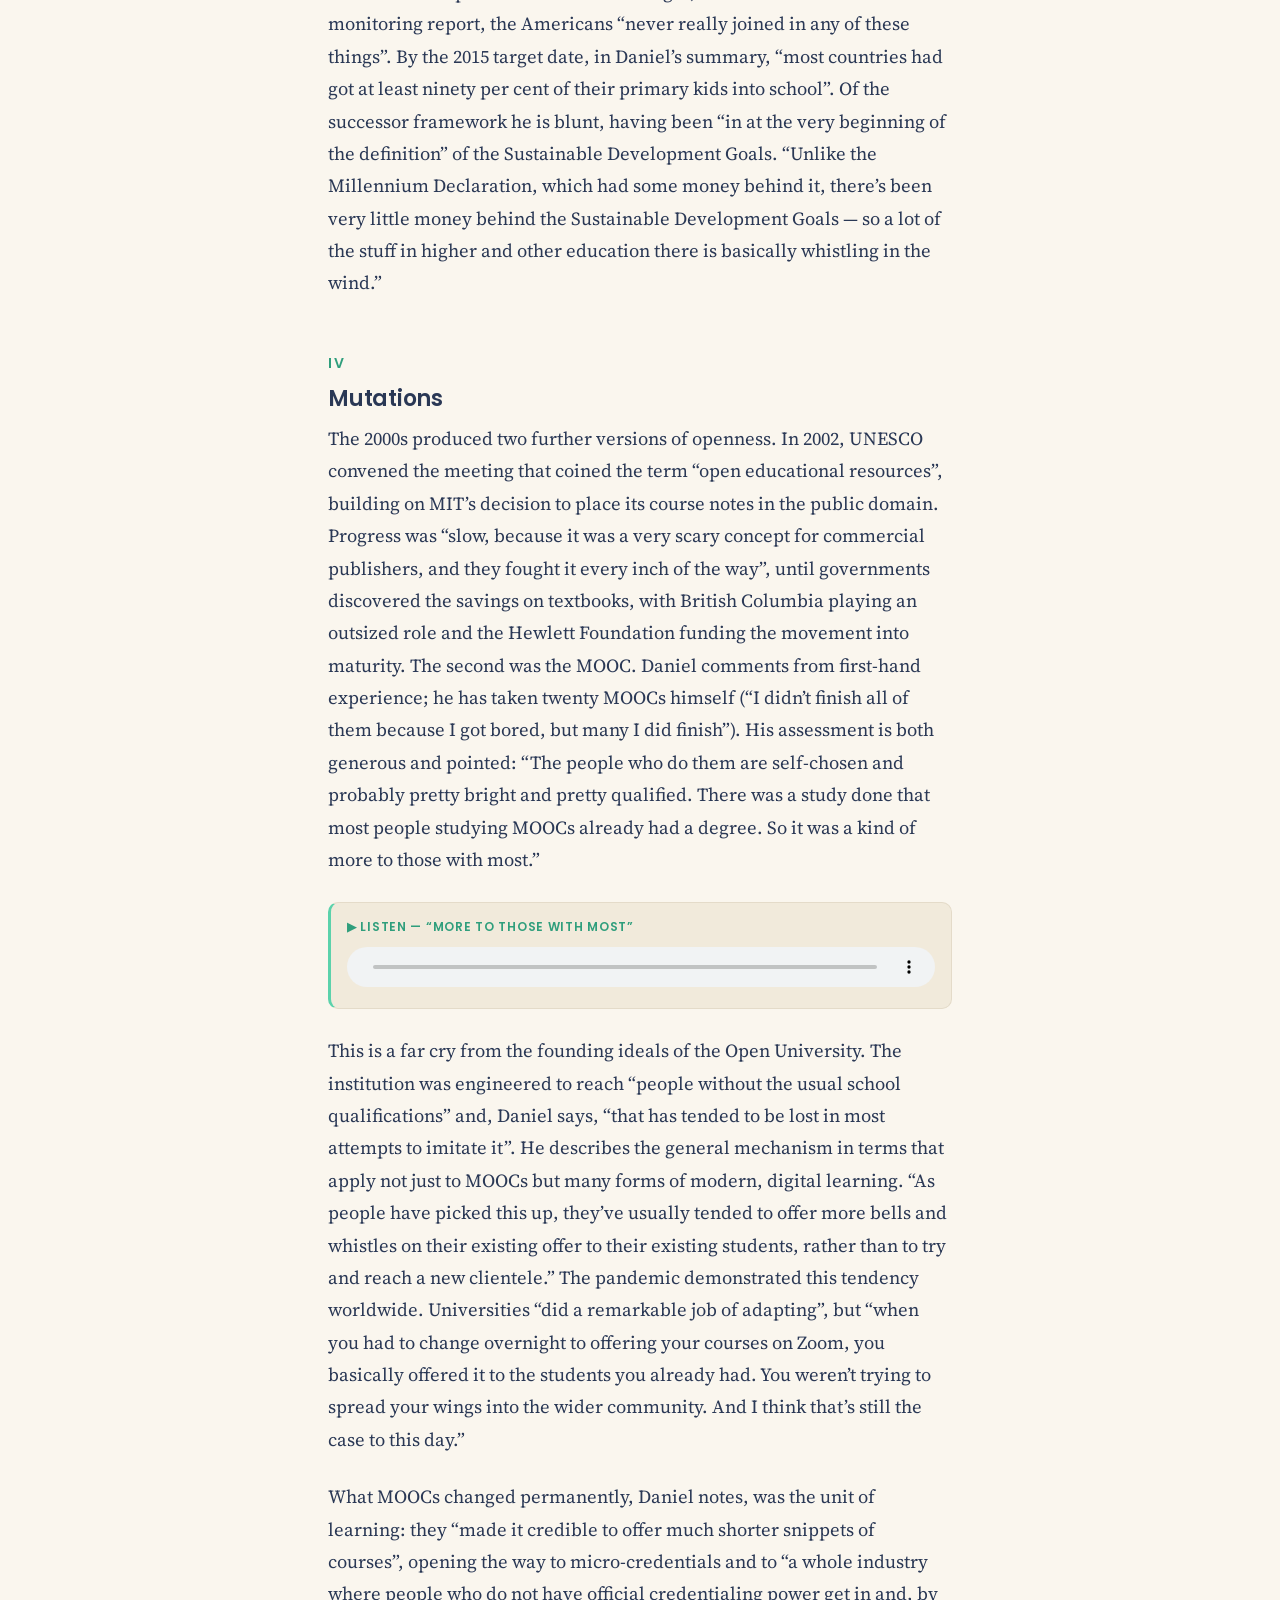
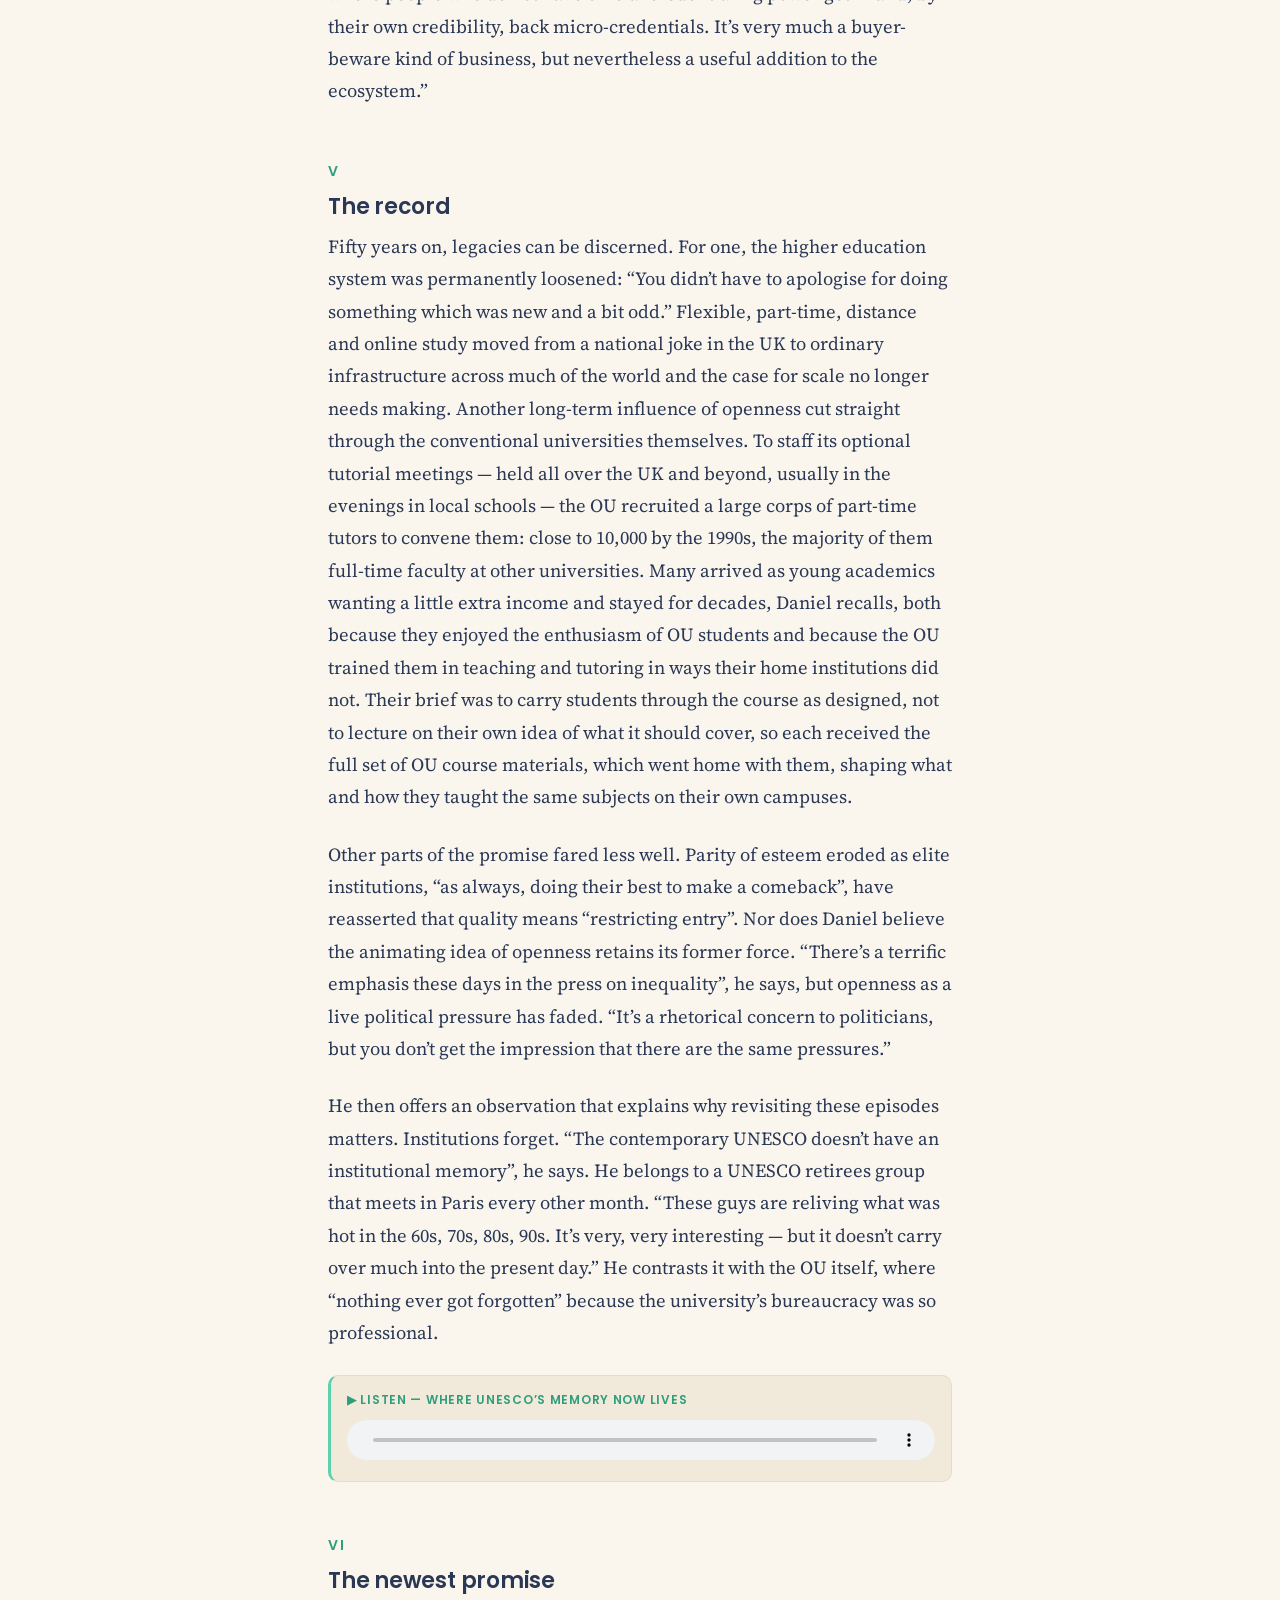
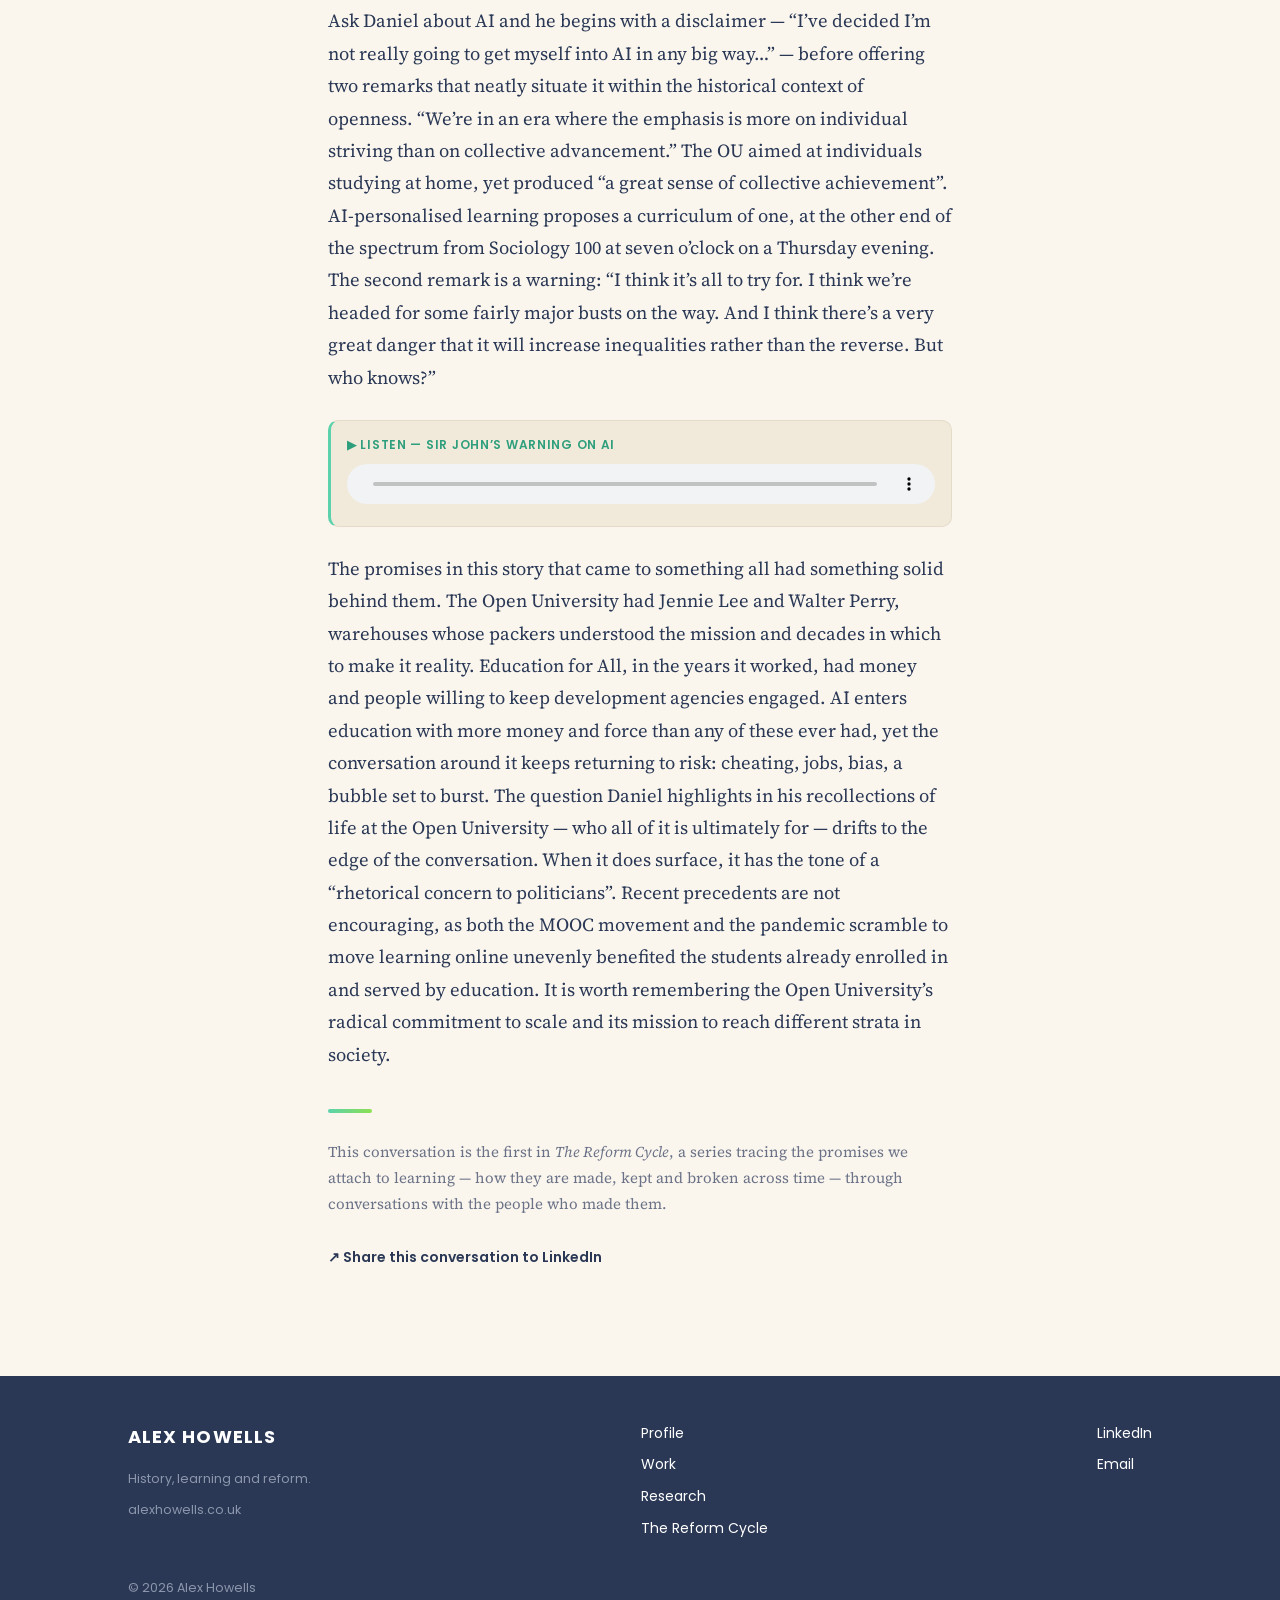
<file: the-reform-cycle/sir-john-daniel/index.html>
<!DOCTYPE html>
<html lang="en">
<head>
<meta charset="UTF-8">
<meta name="viewport" content="width=device-width, initial-scale=1.0">
<title>Open to Whom? — Sir John Daniel | The Reform Cycle</title>
<meta name="description" content="Sir John Daniel on the promise of open learning, from a telephone kiosk to tens of millions of students. The Reform Cycle, Episode 1, hosted by Alex Howells.">
<link rel="canonical" href="https://alexhowells.co.uk/the-reform-cycle/sir-john-daniel/">
<meta property="og:type" content="article">
<meta property="og:title" content="Open to Whom? — Sir John Daniel">
<meta property="og:description" content="Sir John Daniel on the promise of open learning, from a telephone kiosk to tens of millions of students.">
<meta property="og:url" content="https://alexhowells.co.uk/the-reform-cycle/sir-john-daniel/">
<meta property="og:image" content="https://alexhowells.co.uk/the-reform-cycle/sir-john-daniel/og-open-to-whom.jpg">
<meta property="og:image:alt" content="Open to Whom? — The Reform Cycle, Episode 1, with Sir John Daniel">
<meta name="twitter:card" content="summary_large_image">
<meta name="twitter:image" content="https://alexhowells.co.uk/the-reform-cycle/sir-john-daniel/og-open-to-whom.jpg">
<link rel="icon" type="image/png" href="/favicon.png">
<link rel="apple-touch-icon" href="/favicon.png">
<link rel="preconnect" href="https://fonts.googleapis.com">
<link rel="preconnect" href="https://fonts.gstatic.com" crossorigin>
<link href="https://fonts.googleapis.com/css2?family=Poppins:wght@400;500;600;700&family=Source+Serif+4:opsz,wght@8..60,400;8..60,500;8..60,600&display=swap" rel="stylesheet">
<link rel="stylesheet" href="/styles.css">
<style>
  .article{max-width:680px;}
  .deck{font-family:"Source Serif 4",Georgia,serif;font-size:clamp(19px,2.4vw,22px);
    line-height:1.5;color:var(--navy-soft);font-style:italic;margin:0 0 20px;}
  .credit{font-family:"Poppins";font-size:13px;color:var(--muted);margin:0;}
  .article h2.part{font-size:14px;font-family:"Poppins";font-weight:600;letter-spacing:.16em;
    text-transform:uppercase;color:var(--teal-ink);margin:52px 0 6px;}
  .article h2.part span{display:block;font-size:22px;letter-spacing:-.01em;text-transform:none;
    color:var(--navy);margin-top:4px;}
  .article p{font-size:18.5px;line-height:1.75;margin:0 0 1.35em;}
  .article p.first::first-letter{font-family:"Poppins";font-weight:600;font-size:3.2em;
    float:left;line-height:.82;margin:.02em .12em 0 0;color:var(--navy);}
  .snip{background:var(--cream-2);border:1px solid var(--line);border-left:3px solid var(--teal);
    border-radius:10px;padding:14px 16px 12px;margin:26px 0;}
  .snip .lbl{font-family:"Poppins";font-size:12px;font-weight:600;letter-spacing:.06em;
    text-transform:uppercase;color:var(--teal-ink);margin-bottom:9px;}
  .snip audio{width:100%;height:40px;}
  .endmark{width:44px;height:4px;border-radius:4px;margin:38px 0 26px;
    background:linear-gradient(90deg,var(--teal),var(--green));}
  .guestbio{display:grid;grid-template-columns:150px 1fr;gap:20px;background:var(--cream-2);
    border:1px solid var(--line);border-radius:14px;padding:22px 24px;margin:8px 0 40px;}
  .guestbio .pic{aspect-ratio:1;border-radius:50%;overflow:hidden;background:#e6dcca;}
  .guestbio .pic img{
    width:100%;
    height:100%;
    object-fit:cover;
    object-position:center 20%;
    display:block;
}
  .guestbio h3{font-size:19px;margin:0 0 .3em;}
  .guestbio p{font-size:16px;margin:0;color:var(--navy-soft);}
  @media(max-width:560px){ .guestbio{grid-template-columns:1fr;} .guestbio .pic{max-width:120px;} }
</style>
</head>
<body>

<header class="site">
  <div class="bar">
    <a class="brand" href="/"><img src="/logo.png" alt="Alex Howells" class="logo-img"></a>
    <nav class="main">
      <a href="/">Profile</a>
      <a href="/work/">Work</a>
      <a href="/research/">Research</a>
      <a href="/the-reform-cycle/" class="active">The Reform Cycle</a>
    </nav>
  </div>
</header>

<main>
  <section class="hero" style="padding-bottom:20px;">
    <div class="article" style="margin:0 auto;padding:0 28px;">
      <a class="back" href="/the-reform-cycle/">← The Reform Cycle</a>
      <div class="eyebrow navy">The Reform Cycle · Episode 1</div>
      <h1 class="display" style="font-size:clamp(32px,5vw,52px);">Open to Whom?</h1>
      <p class="deck">Sir John Daniel on the promise of open learning, from a telephone kiosk to tens of millions
        of students.</p>
      <p class="credit">Based on a conversation recorded over Zoom between
        Vancouver and Lyon.</p>
      <div class="accent-rule" style="margin-top:22px;"></div>
    </div>
  </section>

  <section style="padding-top:6px;">
    <div class="article" style="margin:0 auto;padding:0 28px;">

      <div class="guestbio">
        <div class="pic"><img src="sir-john-daniel.jpg" alt="Sir John Daniel"></div>
        <div>
          <h3>Sir John Daniel</h3>
          <p>Vice-Chancellor of the Open University (1990–2001), Assistant Director-General for Education at UNESCO
            (2001–2004), and President of the Commonwealth of Learning (2004–2012) — a career spent, across three
            continents, on the promise of open and distance learning.</p>
        </div>
      </div>

      <p class="first">When British prime minister Harold Wilson proposed a ‘University of the Air’ in the mid-1960s,
        the general response was derision. “Even those in his own party thought it was a pretty silly idea,” Sir John
        Daniel recalls. “Getting a degree by watching the telly — these kind of things. People were pretty skeptical.”</p>

      <div class="snip">
        <div class="lbl">▶ Listen — “a degree by watching the telly”</div>
        <audio controls preload="none" src="s1.mp3"></audio>
      </div>

      <p>Within a decade, the Open University was thriving, the BBC broadcasting its programmes in prime time. “People
        would look at this and say, good grief, I can do that maths they’re teaching, so maybe I can get a degree too.”
        Daniel was told at one point that one in four people in the UK knew someone who was either enrolled in the Open
        University or knew someone who was, proving just how much of a phenomenon it became. The detail he plainly
        relishes as an Oxford graduate: “Within a short time, OU came to mean Open University in the general parlance
        rather than Oxford University.”</p>

      <p>This is the story of one of the most ambitious promises ever made in British education: that higher learning
        could be opened to everyone the system had, until then, ignored — and without prerequisites, at scale and
        without compromising quality. Following that promise across fifty years is a transnational endeavour because,
        though it was born in the UK, its impact is evident around the world. It was carried by another Prime Minister,
        Edward Heath, to Deng Xiaoping’s China, adapted in India and New York State and reflected in global
        initiatives by organisations like UNESCO. With each border crossing and adoption by national and global
        actors, the conviction that underpinned open learning in the UK evolved, sometimes in different directions, and
        the people it was originally made for were not always beneficiaries. Today, a variation on this promise finds
        form in the championing of AI with little memory of earlier attempts.</p>

      <p>Few people are better placed to trace the trajectory of ‘openness’ in education and learning than Sir John
        Daniel. He arrived at the Open University in 1972 as a young lecturer on an unpaid internship, ran it as
        Vice-Chancellor through the 1990s when it counted its students in the hundreds of thousands, and then moved to
        UNESCO as Assistant Director-General for Education, where he coordinated the global Education for All campaign.
        When he started, he says, “I exaggerate only slightly when I say you could have held an international conference
        in a telephone kiosk for people who were doing distance education seriously. And I just then was swept up in a
        movement which just grew and grew and grew.”</p>

      <div class="snip">
        <div class="lbl">▶ Listen — “a conference in a telephone kiosk”</div>
        <audio controls preload="none" src="s2.mp3"></audio>
      </div>

      <h2 class="part">I<span>The proposition and the risk</span></h2>

      <p>The Open University’s founding was shaped by two contentious decisions made by two of its most determined
        champions, the first of which concerned scale. While the government was in favour of a modest initial trial,
        Walter Perry, the founding Vice-Chancellor, “understood from the start that scale was vital” and insisted on
        opening with tens of thousands of students. The resistance, Daniel says, “was partly a worry about doing
        anything big, but also this whole idea was not well received”. The second big decision was about parity of
        esteem. Wilson had delegated the project to Jennie Lee, his Arts Minister and, in Daniel’s telling, “she was
        absolutely determined: this university is going to be as good as any other university, and there’s no
        compromise on quality”. Much of the later history revolves around what happened to these two commitments.</p>

      <p>The mockery, meanwhile, had misunderstood the model. TV broadcasts amounted to “not more than an hour a week or
        so of the student’s work”; the other ten hours were reading and writing, built around course materials designed
        to reflect “modern understanding of how people learn” with production standards that made “receiving these study
        units a real pleasure rather than just boring typewritten text”. Perry, Daniel says, “made no bones about the
        fact that this was by far the most difficult way to get a degree in Britain at the time, because basically you
        had to do all the work”. Students never met their examiners and were judged on the quality of their work alone.</p>

      <p>Daniel draws from this an observation about how the standing of universities is ordinarily measured:
        “Historically, the measure of quality for many universities has been how tough it is to get into them, not how
        tough it is to get out of them. One short way of describing the Open University is to say it’s very easy to get
        in, but much harder to get out with a degree than it would be in a place like Oxford.”</p>

      <div class="snip">
        <div class="lbl">▶ Listen — easy to get in, hard to get out</div>
        <audio controls preload="none" src="s3.mp3"></audio>
      </div>

      <h2 class="part">II<span>Keeping the promise</span></h2>

      <p>Asked what sustained the promise in practice, Daniel’s answers have less to do with technology and more with
        the culture that grew around it. “I’ve never been in any organisation that carries anything like the same
        freight of idealism that the Open University did,” he says, with an unconventional example to illustrate the
        point. “Even the guys who packed the course materials in the warehouses — those guys really realised that if
        they put the wrong label on a box, some student was screwed for several weeks before they got it corrected. So
        there was a real sense that we’re serving these people, from the top of the institution to the bottom.”</p>

      <div class="snip">
        <div class="lbl">▶ Listen — “the guys who packed the course materials”</div>
        <audio controls preload="none" src="s4.mp3"></audio>
      </div>

      <p>With hindsight, the use of television for open learning had a shelf life and later systems would face
        different circumstances to the early days of the Open University. “In the very early days, if you wanted to
        study OU Sociology 100, you had to tune in on Thursday evening at seven o’clock. So there was a sense that there
        were thousands of people around the UK, some students, some not, who were watching this stuff.” Students
        dispersed across the country studied the same content simultaneously and that simultaneity gave a scattered
        institution something resembling a national cohort. Its loss, as TV channels and programmes proliferated over
        the decades, hinted at a fragmentation that would only become more common.</p>

      <p>When the next technology arrived, the institution reorientated itself. In the early 1990s it proposed
        requiring students to use computers, under what was called the Home Computing Policy and the students’
        association resisted on egalitarian grounds. “They made the argument that unless everyone can have it, no one
        should have it — which is obviously quite an obstacle to any kind of change.” The university responded by
        giving the student executive computers at home. “What they found was that they could very quickly aggregate
        student complaints and feed them to us with serious evidence that we had to do something. We were hoist by our
        own petard.” Two years later the same congress was urging the university to move faster and Daniel recalls the
        number of students online rising from about 5,000 in 1995 to around 150,000 by 1998.</p>

      <h2 class="part">III<span>Openness in translation</span></h2>

      <p>The promise of openness in learning, as embodied by the Open University, was British in origin but did not
        remain in the UK. It travelled across borders, mutating in each country when it arrived, as what ‘open’ meant,
        Daniel observes, “was related to the challenges in their own society”. In Britain, the radical act was the
        abolition of entry requirements: first come, first served. In the United States, Empire State College in New
        York opened the curriculum instead, allowing students to design their own courses. India, with “far fewer
        places in universities than there were people wanting to come in”, retained but relaxed admission criteria.
        “The definition of openness varied quite widely from one place to another.”</p>

      <p>China took the model furthest and altered it most. Edward Heath personally commended the idea to Deng Xiaoping
        in the early 1970s and the resulting Chinese system reached millions, though through assembled classrooms
        watching closed-circuit television rather than students studying at home — a departure from the British model.
        China also jettisoned the original conviction of open universities’ equal standing among established
        institutions: “China never had the ideal, which was very strong at the Open University, that this university is
        going to be as good as any university. They were consciously trying to lift the unserved and they were not in
        any way pretending to create a new elite university.” The machinery of openness arrived in China intact but the
        same cannot be said for Jennie Lee’s vow.</p>

      <div class="snip">
        <div class="lbl">▶ Listen — what China set aside</div>
        <audio controls preload="none" src="s5.mp3"></audio>
      </div>

      <p>By Daniel’s count there are now around fifty institutions calling themselves open universities — “some of
        those probably not much more than a letterhead” — around the world, with tens of millions of students between
        them, more than a million at India’s IGNOU alone and the Chinese system having reached 25 million students.
        What has distinguished the successes from the letterheads, in his account, is the driving force behind an open
        university’s founding. Institutions “created by people who really had fire in their bellies” thrived, while
        those created because “the central government said, you will create your own university, because we want every
        state to have one” did not. “That’s not a good way to create anything.” Later, digitalisation gave governments
        a fresh reason to take an interest in institutions some had half-forgotten. Places like Korea realised, as
        Daniel puts it, “wait a minute, we’ve already got a vehicle we can use to get out into the wider population”,
        and funded their open universities to bring national learning systems online.</p>

      <p>It is worth a brief digression here because, while open universities were multiplying, the language of
        openness was being spoken at a much larger scale and with very different practical content. Education for All,
        relaunched in Dakar in 2000 after a first attempt in Jomtien in 1990 “never really went anywhere in the 90s”,
        promised K-12 education to everyone. Discursively, this was similar to the promise the Open University had made
        in 1969, extended to the whole world: access for those the existing systems had overlooked. Daniel’s own career
        followed the promise’s widening arc, arriving at UNESCO as Assistant Director-General for Education in 2001 just
        after an instructive episode in the politics of global education governance. “The responsibility for
        implementing the Dakar framework was given to UNESCO, whereas the World Bank was actually expecting it would be
        given to it. So it started off with a bit of typical international jealousy.”</p>

      <p>In practice, however, the global version of the promise had little to do with openness as the OU had
        understood it and almost nothing to do with its technology. The campaign concentrated, deliberately, on
        primary schooling. It was the World Bank, Daniel recalls, who “intelligently said, listen, we can’t take on the
        whole of K-12 at one shot, so let’s start with primary”. Asked whether technology was central to the
        discussions, he is direct: “No, I don’t think it was central to discussions at all.” What mattered was of
        another order entirely. “Putting fences around schools was actually quite important, because it meant that the
        parents of girls were prepared to send them to school.” Teacher absenteeism — “thousands of teachers never
        showed up for work; they got jobs by influence and patronage, often miles from where they lived” — meant that
        in many countries “the organisation of the system was a total disaster. So it was a case of getting organised,
        putting some money into materials. Very simple, straightforward things.”</p>

      <p>The juxtaposition is enlightening in terms of how educational promises are discursively formed. The same words
        — open, access, for all — infused two very different projects. In the open university world, they meant
        leveraging technology to provide a route into higher education for adults; in the international campaign, they
        denoted fences, effective aid disbursement and primary school places for children. Indeed, money, rather than
        rhetoric, made the international campaign relatively successful. The Millennium Declaration gave the Dakar
        framework resources and Daniel spent his UNESCO years trying “to corral the World Bank, UNICEF, all the
        players, all the national development agencies to contribute”. Cooperation among agencies “is not a given by
        any means — the Bank considers itself superior to everyone”, but a new World Bank education head, the Kenyan
        educator Ruth Kagia, “decided she was going to commit to this and really work alongside us”. For a period,
        “there was quite a hum behind it and good things were happening”. The Scandinavians punched above their weight,
        Britain funded the annual monitoring report, the Americans “never really joined in any of these things”. By the
        2015 target date, in Daniel’s summary, “most countries had got at least ninety per cent of their primary kids
        into school”. Of the successor framework he is blunt, having been “in at the very beginning of the definition”
        of the Sustainable Development Goals. “Unlike the Millennium Declaration, which had some money behind it,
        there’s been very little money behind the Sustainable Development Goals — so a lot of the stuff in higher and
        other education there is basically whistling in the wind.”</p>

      <h2 class="part">IV<span>Mutations</span></h2>

      <p>The 2000s produced two further versions of openness. In 2002, UNESCO convened the meeting that coined the term
        “open educational resources”, building on MIT’s decision to place its course notes in the public domain.
        Progress was “slow, because it was a very scary concept for commercial publishers, and they fought it every
        inch of the way”, until governments discovered the savings on textbooks, with British Columbia playing an
        outsized role and the Hewlett Foundation funding the movement into maturity. The second was the MOOC. Daniel
        comments from first-hand experience; he has taken twenty MOOCs himself (“I didn’t finish all of them because I
        got bored, but many I did finish”). His assessment is both generous and pointed: “The people who do them are
        self-chosen and probably pretty bright and pretty qualified. There was a study done that most people studying
        MOOCs already had a degree. So it was a kind of more to those with most.”</p>

      <div class="snip">
        <div class="lbl">▶ Listen — “more to those with most”</div>
        <audio controls preload="none" src="s6.mp3"></audio>
      </div>

      <p>This is a far cry from the founding ideals of the Open University. The institution was engineered to reach
        “people without the usual school qualifications” and, Daniel says, “that has tended to be lost in most attempts
        to imitate it”. He describes the general mechanism in terms that apply not just to MOOCs but many forms of
        modern, digital learning. “As people have picked this up, they’ve usually tended to offer more bells and
        whistles on their existing offer to their existing students, rather than to try and reach a new clientele.” The
        pandemic demonstrated this tendency worldwide. Universities “did a remarkable job of adapting”, but “when you
        had to change overnight to offering your courses on Zoom, you basically offered it to the students you already
        had. You weren’t trying to spread your wings into the wider community. And I think that’s still the case to this
        day.”</p>

      <p>What MOOCs changed permanently, Daniel notes, was the unit of learning: they “made it credible to offer much
        shorter snippets of courses”, opening the way to micro-credentials and to “a whole industry where people who do
        not have official credentialing power get in and, by their own credibility, back micro-credentials. It’s very
        much a buyer-beware kind of business, but nevertheless a useful addition to the ecosystem.”</p>

      <h2 class="part">V<span>The record</span></h2>

      <p>Fifty years on, legacies can be discerned. For one, the higher education system was permanently loosened: “You
        didn’t have to apologise for doing something which was new and a bit odd.” Flexible, part-time, distance and
        online study moved from a national joke in the UK to ordinary infrastructure across much of the world and the
        case for scale no longer needs making. Another long-term influence of openness cut straight through the
        conventional universities themselves. To staff its optional tutorial meetings — held all over the UK and
        beyond, usually in the evenings in local schools — the OU recruited a large corps of part-time tutors to
        convene them: close to 10,000 by the 1990s, the majority of them full-time faculty at other universities. Many
        arrived as young academics wanting a little extra income and stayed for decades, Daniel recalls, both because
        they enjoyed the enthusiasm of OU students and because the OU trained them in teaching and tutoring in ways
        their home institutions did not. Their brief was to carry students through the course as designed, not to
        lecture on their own idea of what it should cover, so each received the full set of OU course materials, which
        went home with them, shaping what and how they taught the same subjects on their own campuses.</p>

      <p>Other parts of the promise fared less well. Parity of esteem eroded as elite institutions, “as always, doing
        their best to make a comeback”, have reasserted that quality means “restricting entry”. Nor does Daniel believe
        the animating idea of openness retains its former force. “There’s a terrific emphasis these days in the press on
        inequality”, he says, but openness as a live political pressure has faded. “It’s a rhetorical concern to
        politicians, but you don’t get the impression that there are the same pressures.”</p>

      <p>He then offers an observation that explains why revisiting these episodes matters. Institutions forget. “The
        contemporary UNESCO doesn’t have an institutional memory”, he says. He belongs to a UNESCO retirees group that
        meets in Paris every other month. “These guys are reliving what was hot in the 60s, 70s, 80s, 90s. It’s very,
        very interesting — but it doesn’t carry over much into the present day.” He contrasts it with the OU itself,
        where “nothing ever got forgotten” because the university’s bureaucracy was so professional.</p>

      <div class="snip">
        <div class="lbl">▶ Listen — where UNESCO’s memory now lives</div>
        <audio controls preload="none" src="s7.mp3"></audio>
      </div>

      <h2 class="part">VI<span>The newest promise</span></h2>

      <p>Ask Daniel about AI and he begins with a disclaimer — “I’ve decided I’m not really going to get myself into AI
        in any big way…” — before offering two remarks that neatly situate it within the historical context of
        openness. “We’re in an era where the emphasis is more on individual striving than on collective advancement.”
        The OU aimed at individuals studying at home, yet produced “a great sense of collective achievement”.
        AI-personalised learning proposes a curriculum of one, at the other end of the spectrum from Sociology 100 at
        seven o’clock on a Thursday evening. The second remark is a warning: “I think it’s all to try for. I think
        we’re headed for some fairly major busts on the way. And I think there’s a very great danger that it will
        increase inequalities rather than the reverse. But who knows?”</p>

      <div class="snip">
        <div class="lbl">▶ Listen — Sir John’s warning on AI</div>
        <audio controls preload="none" src="s8.mp3"></audio>
      </div>

      <p>The promises in this story that came to something all had something solid behind them. The Open University had
        Jennie Lee and Walter Perry, warehouses whose packers understood the mission and decades in which to make it
        reality. Education for All, in the years it worked, had money and people willing to keep development agencies
        engaged. AI enters education with more money and force than any of these ever had, yet the conversation around
        it keeps returning to risk: cheating, jobs, bias, a bubble set to burst. The question Daniel highlights in his
        recollections of life at the Open University — who all of it is ultimately for — drifts to the edge of the
        conversation. When it does surface, it has the tone of a “rhetorical concern to politicians”. Recent precedents
        are not encouraging, as both the MOOC movement and the pandemic scramble to move learning online unevenly
        benefited the students already enrolled in and served by education. It is worth remembering the Open
        University’s radical commitment to scale and its mission to reach different strata in society.</p>

      <div class="endmark"></div>

      <p class="muted" style="font-size:15px;">This conversation is the first in <em>The Reform Cycle</em>, a series
        tracing the promises we attach to learning — how they are made, kept and broken across time — through
        conversations with the people who made them.</p>

      <a class="share" href="https://www.linkedin.com/sharing/share-offsite/?url=https://alexhowells.co.uk/the-reform-cycle/sir-john-daniel/" target="_blank">↗ Share this conversation to LinkedIn</a>

    </div>
  </section>
</main>

<footer class="site">
  <div class="wrap">
    <div class="cols">
      <div>
        <div class="nm">Alex Howells</div>
        <small>History, learning and reform.<br>alexhowells.co.uk</small>
      </div>
      <div>
        <a href="/">Profile</a>
        <a href="/work/">Work</a>
        <a href="/research/">Research</a>
        <a href="/the-reform-cycle/">The Reform Cycle</a>
      </div>
      <div>
        <a href="https://www.linkedin.com/in/alex-howells-ab8938175/" target="_blank">LinkedIn</a>
        <a href="mailto:alex@alexhowells.co.uk">Email</a>
      </div>
    </div>
    <small style="display:block;margin-top:28px;">© <span id="yr"></span> Alex Howells</small>
  </div>
</footer>

<script>document.getElementById('yr').textContent=new Date().getFullYear();</script>
</body>
</html>
</file>
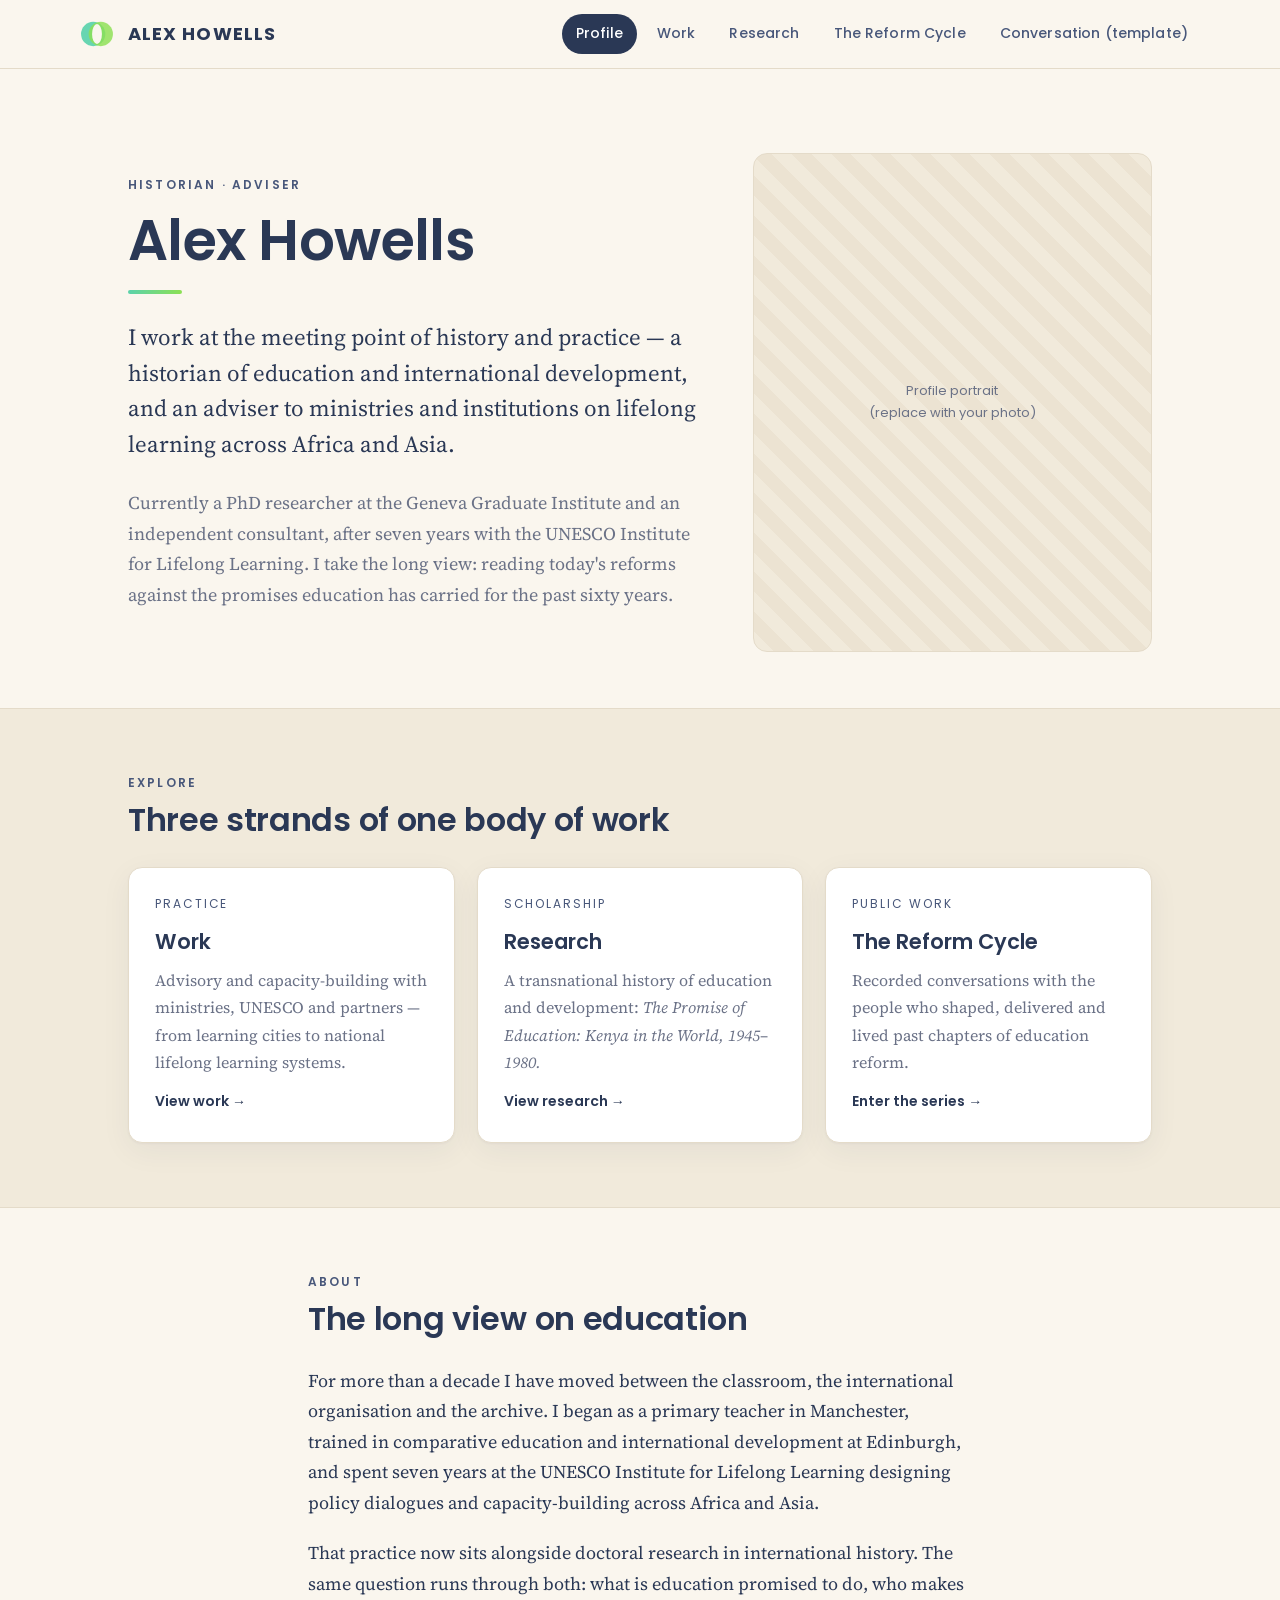
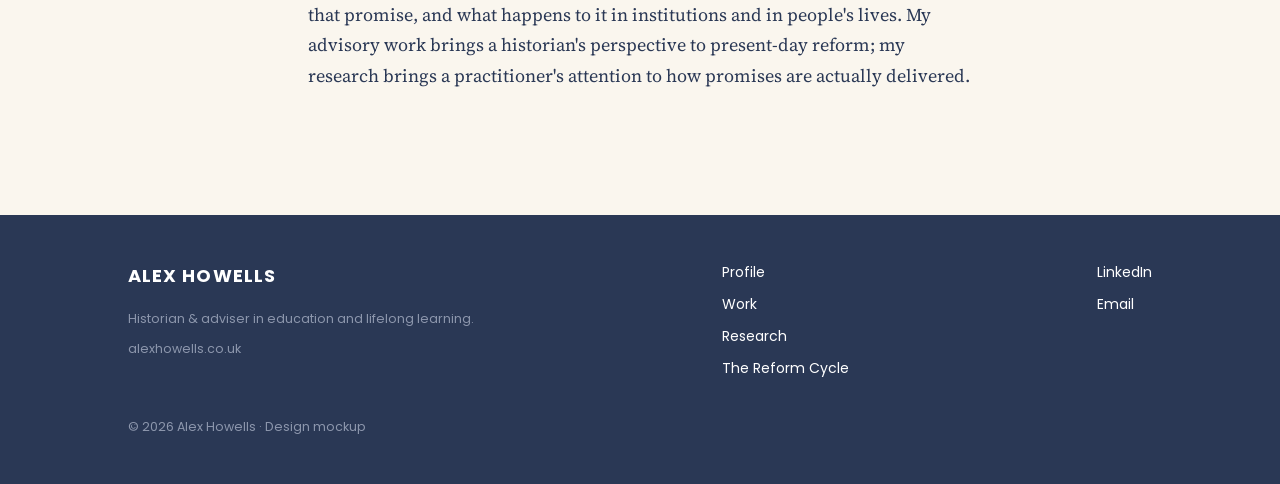
<file: alexhowells-mockup.html>
<!DOCTYPE html>
<html lang="en">
<head>
<meta charset="UTF-8">
<meta name="viewport" content="width=device-width, initial-scale=1.0">
<title>alexhowells.co.uk — design mockup</title>
<link rel="preconnect" href="https://fonts.googleapis.com">
<link rel="preconnect" href="https://fonts.gstatic.com" crossorigin>
<link href="https://fonts.googleapis.com/css2?family=Poppins:wght@400;500;600;700&family=Source+Serif+4:opsz,wght@8..60,400;8..60,500;8..60,600&display=swap" rel="stylesheet">
<style>
  :root{
    --navy:#2A3855;
    --navy-soft:#48577a;
    --cream:#FAF6EE;
    --cream-2:#F1EADB;
    --card:#FFFFFF;
    --teal:#5BD2AB;
    --green:#8CE053;
    --line:#E4DBC9;
    --muted:#6B7287;
    --shadow:0 1px 2px rgba(42,56,85,.04),0 8px 30px rgba(42,56,85,.06);
  }
  *{box-sizing:border-box;}
  html{scroll-behavior:smooth;}
  body{margin:0;background:var(--cream);color:var(--navy);
    font-family:"Source Serif 4",Georgia,serif;font-size:18px;line-height:1.7;
    -webkit-font-smoothing:antialiased;}
  h1,h2,h3,h4,.ui{font-family:"Poppins",system-ui,sans-serif;}
  a{color:inherit;}
  img{max-width:100%;display:block;}
  .wrap{max-width:1080px;margin:0 auto;padding:0 28px;}
  .narrow{max-width:720px;margin:0 auto;padding:0 28px;}

  /* ---- top bar ---- */
  header.site{position:sticky;top:0;z-index:50;background:rgba(250,246,238,.88);
    backdrop-filter:blur(10px);border-bottom:1px solid var(--line);}
  .bar{display:flex;align-items:center;justify-content:space-between;
    gap:20px;padding:14px 28px;max-width:1180px;margin:0 auto;}
  .brand{display:flex;align-items:center;gap:12px;cursor:pointer;text-decoration:none;}
  .brand .name{font-family:"Poppins";font-weight:700;letter-spacing:.06em;
    font-size:18px;color:var(--navy);text-transform:uppercase;}
  nav.main{display:flex;gap:6px;flex-wrap:wrap;}
  nav.main a{font-family:"Poppins";font-size:14px;font-weight:500;letter-spacing:.01em;
    text-decoration:none;color:var(--navy-soft);padding:8px 14px;border-radius:999px;
    cursor:pointer;transition:.18s;}
  nav.main a:hover{background:var(--cream-2);color:var(--navy);}
  nav.main a.active{background:var(--navy);color:#fff;}

  /* ---- logo mark ---- */
  .mark{width:38px;height:38px;flex:0 0 auto;}

  /* ---- pages ---- */
  .page{display:none;animation:fade .4s ease;}
  .page.show{display:block;}
  @keyframes fade{from{opacity:0;transform:translateY(6px);}to{opacity:1;transform:none;}}

  section{padding:64px 0;}
  .eyebrow{font-family:"Poppins";text-transform:uppercase;letter-spacing:.18em;
    font-size:12px;font-weight:600;color:var(--teal-ink,#2f9e7c);}
  .eyebrow.navy{color:var(--navy-soft);}
  h1.display{font-size:clamp(34px,5vw,56px);line-height:1.05;font-weight:600;
    letter-spacing:-.01em;margin:.3em 0 .35em;}
  h2.sec{font-size:clamp(24px,3vw,32px);font-weight:600;margin:0 0 .6em;letter-spacing:-.01em;}
  h3{font-size:20px;font-weight:600;margin:0 0 .35em;}
  .lead{font-size:clamp(19px,2.4vw,23px);line-height:1.55;color:var(--navy);}
  .muted{color:var(--muted);}
  p{margin:0 0 1.1em;}
  .accent-rule{width:54px;height:4px;border-radius:4px;
    background:linear-gradient(90deg,var(--teal),var(--green));margin:0 0 26px;}

  /* hero */
  .hero{padding:84px 0 56px;}
  .hero-grid{display:grid;grid-template-columns:1.3fr .9fr;gap:48px;align-items:center;}
  .portrait-ph{aspect-ratio:4/5;border-radius:14px;background:
    repeating-linear-gradient(45deg,var(--cream-2),var(--cream-2) 14px,#ece3d2 14px,#ece3d2 28px);
    border:1px solid var(--line);display:flex;align-items:center;justify-content:center;
    color:var(--muted);font-family:"Poppins";font-size:13px;text-align:center;padding:18px;}

  /* cards */
  .cards{display:grid;grid-template-columns:repeat(3,1fr);gap:22px;}
  .card{background:var(--card);border:1px solid var(--line);border-radius:14px;
    padding:26px;box-shadow:var(--shadow);transition:.2s;cursor:pointer;}
  .card:hover{transform:translateY(-3px);box-shadow:0 12px 36px rgba(42,56,85,.10);}
  .card .k{font-family:"Poppins";font-size:12px;letter-spacing:.16em;text-transform:uppercase;
    color:var(--navy-soft);margin-bottom:10px;}
  .card h3{font-size:21px;}
  .card p{font-size:16px;color:var(--muted);margin:0;}
  .card .go{font-family:"Poppins";font-size:14px;font-weight:600;color:var(--navy);
    margin-top:14px;display:inline-block;}

  .band{background:var(--cream-2);border-top:1px solid var(--line);border-bottom:1px solid var(--line);}

  /* CV-style entries */
  .entry{border-top:1px solid var(--line);padding:22px 0;display:grid;
    grid-template-columns:200px 1fr;gap:24px;}
  .entry .when{font-family:"Poppins";font-size:13px;color:var(--muted);font-weight:500;padding-top:3px;}
  .entry h3{font-size:19px;margin-bottom:.15em;}
  .entry .org{font-family:"Poppins";font-size:14px;color:var(--navy-soft);margin-bottom:.5em;}
  .entry ul{margin:.4em 0 0;padding-left:1.1em;}
  .entry li{margin-bottom:.4em;font-size:16.5px;}
  .entry p{font-size:16.5px;}
  .exp{border-top:1px solid var(--line);padding:20px 0;}
  .exp h3{font-size:19px;margin-bottom:.15em;}
  .exp ul{margin:.4em 0 0;padding-left:1.1em;}
  .exp li{margin-bottom:.4em;font-size:16.5px;}
  .exp p{font-size:16.5px;margin:.3em 0 0;}

  .pubs li{margin-bottom:.9em;font-size:16px;}
  .pubs a{color:var(--navy-soft);text-decoration:underline;text-underline-offset:2px;}

  /* research */
  .epigraph{border-left:3px solid var(--teal);padding:6px 0 6px 22px;margin:0 0 30px;
    font-style:italic;color:var(--navy-soft);font-size:17px;}
  .epigraph cite{display:block;font-style:normal;font-family:"Poppins";font-size:12.5px;
    letter-spacing:.04em;color:var(--muted);margin-top:8px;}
  .chapters{display:grid;grid-template-columns:1fr 1fr;gap:18px;margin-top:8px;}
  .chap{background:var(--card);border:1px solid var(--line);border-radius:12px;padding:22px;}
  .chap .n{font-family:"Poppins";font-size:12px;letter-spacing:.14em;text-transform:uppercase;
    color:var(--teal-ink,#2f9e7c);font-weight:600;}
  .chap h3{font-size:18px;margin:.3em 0 .3em;}
  .chap p{font-size:15.5px;color:var(--muted);margin:0;}

  /* reform cycle */
  .rc-head{background:var(--navy);color:#fff;border-radius:0;}
  .rc-head .eyebrow{color:var(--teal);}
  .rc-head h1.display,.rc-head .lead{color:#fff;}
  .rc-head .lead{color:#dfe4ee;}
  .filters{display:flex;gap:10px;flex-wrap:wrap;margin:30px 0 8px;}
  .chip{font-family:"Poppins";font-size:13px;font-weight:500;padding:7px 15px;border-radius:999px;
    border:1px solid var(--line);background:var(--card);color:var(--navy-soft);cursor:pointer;}
  .chip.on{background:var(--navy);color:#fff;border-color:var(--navy);}
  .convo-list{display:grid;grid-template-columns:1fr 1fr;gap:26px;margin-top:10px;}
  .convo{background:var(--card);border:1px solid var(--line);border-radius:14px;overflow:hidden;
    box-shadow:var(--shadow);cursor:pointer;transition:.2s;}
  .convo:hover{transform:translateY(-3px);box-shadow:0 14px 38px rgba(42,56,85,.10);}
  .convo .pic{aspect-ratio:3/2;background:
    repeating-linear-gradient(45deg,var(--cream-2),var(--cream-2) 14px,#ece3d2 14px,#ece3d2 28px);
    display:flex;align-items:center;justify-content:center;color:var(--muted);
    font-family:"Poppins";font-size:12px;border-bottom:1px solid var(--line);}
  .convo .body{padding:22px;}
  .convo .tags{font-family:"Poppins";font-size:11.5px;letter-spacing:.08em;text-transform:uppercase;
    color:var(--teal-ink,#2f9e7c);font-weight:600;margin-bottom:9px;}
  .convo h3{font-size:20px;margin-bottom:.25em;}
  .convo .guest{font-family:"Poppins";font-size:13.5px;color:var(--navy-soft);margin-bottom:.6em;}
  .convo .teaser{font-size:16px;color:var(--muted);margin:0;}
  .slot{color:var(--muted);font-style:italic;}

  /* conversation template */
  .slotbox{border:1px dashed var(--teal);background:rgba(91,210,171,.06);border-radius:10px;
    padding:18px 20px;margin:0 0 22px;color:var(--navy-soft);font-size:16px;}
  .slotbox b{font-family:"Poppins";font-style:normal;font-size:12px;letter-spacing:.1em;
    text-transform:uppercase;color:var(--teal-ink,#2f9e7c);display:block;margin-bottom:6px;}
  .audio-ph{display:flex;align-items:center;gap:14px;background:var(--cream-2);
    border:1px solid var(--line);border-radius:999px;padding:12px 20px;margin:0 0 26px;}
  .audio-ph .play{width:34px;height:34px;border-radius:50%;background:var(--navy);color:#fff;
    display:flex;align-items:center;justify-content:center;font-size:14px;}
  .audio-ph .track{flex:1;height:4px;border-radius:4px;background:#d8cfbd;position:relative;}
  .audio-ph .track::after{content:"";position:absolute;left:0;top:0;height:100%;width:32%;
    border-radius:4px;background:linear-gradient(90deg,var(--teal),var(--green));}
  .bio{display:grid;grid-template-columns:120px 1fr;gap:20px;background:var(--cream-2);
    border:1px solid var(--line);border-radius:14px;padding:24px;margin-top:34px;}
  .bio .pic{aspect-ratio:1;border-radius:50%;background:#e6dcca;display:flex;
    align-items:center;justify-content:center;color:var(--muted);font-family:"Poppins";
    font-size:11px;text-align:center;}
  .share{font-family:"Poppins";font-size:14px;font-weight:600;color:var(--navy);
    display:inline-flex;gap:8px;align-items:center;margin-top:8px;}
  .back{font-family:"Poppins";font-size:14px;color:var(--navy-soft);cursor:pointer;
    display:inline-block;margin-bottom:18px;}

  /* footer */
  footer.site{background:var(--navy);color:#cdd4e2;margin-top:40px;}
  footer.site .wrap{padding-top:46px;padding-bottom:46px;}
  footer.site .cols{display:flex;justify-content:space-between;gap:30px;flex-wrap:wrap;}
  footer.site a{color:#fff;text-decoration:none;font-family:"Poppins";font-size:14px;
    display:block;margin-bottom:8px;}
  footer.site .nm{font-family:"Poppins";font-weight:700;letter-spacing:.06em;color:#fff;
    text-transform:uppercase;margin-bottom:10px;}
  footer.site small{color:#8d97ad;font-family:"Poppins";font-size:12.5px;}

  .note{font-family:"Poppins";font-size:12.5px;color:var(--muted);background:var(--cream-2);
    border:1px solid var(--line);border-radius:8px;padding:8px 14px;display:inline-block;}

  @media(max-width:820px){
    .hero-grid{grid-template-columns:1fr;}
    .cards{grid-template-columns:1fr;}
    .chapters,.convo-list{grid-template-columns:1fr;}
    .entry{grid-template-columns:1fr;gap:6px;}
    .entry .when{padding-top:0;}
    .bio{grid-template-columns:1fr;}
    .bar{flex-wrap:wrap;}
  }
  :root{--teal-ink:#2f9e7c;}
</style>
</head>
<body>

<!-- ========== TOP BAR ========== -->
<header class="site">
  <div class="bar">
    <a class="brand" onclick="go('home')">
      <svg class="mark" viewBox="0 0 100 100" aria-hidden="true">
        <circle cx="40" cy="50" r="32" fill="#5BD2AB" fill-opacity=".92"/>
        <circle cx="60" cy="50" r="32" fill="#8CE053" fill-opacity=".82"/>
        <ellipse cx="50" cy="50" rx="13" ry="26" fill="#FAF6EE"/>
      </svg>
      <span class="name">Alex Howells</span>
    </a>
    <nav class="main" id="nav">
      <a data-p="home" onclick="go('home')">Profile</a>
      <a data-p="work" onclick="go('work')">Work</a>
      <a data-p="research" onclick="go('research')">Research</a>
      <a data-p="series" onclick="go('series')">The Reform Cycle</a>
      <a data-p="convo" onclick="go('convo')">Conversation (template)</a>
    </nav>
  </div>
</header>

<!-- ========== HOME / PROFILE ========== -->
<div class="page show" id="home">
  <section class="hero">
    <div class="wrap hero-grid">
      <div>
        <div class="eyebrow navy">Historian · Adviser</div>
        <h1 class="display">Alex Howells</h1>
        <div class="accent-rule"></div>
        <p class="lead">I work at the meeting point of history and practice — a historian of education and international
          development, and an adviser to ministries and institutions on lifelong learning across Africa and Asia.</p>
        <p class="muted">Currently a PhD researcher at the Geneva Graduate Institute and an independent consultant,
          after seven years with the UNESCO Institute for Lifelong Learning. I take the long view: reading today's
          reforms against the promises education has carried for the past sixty years.</p>
      </div>
      <div class="portrait-ph">Profile portrait<br>(replace with your photo)</div>
    </div>
  </section>

  <section class="band">
    <div class="wrap">
      <div class="eyebrow navy">Explore</div>
      <h2 class="sec">Three strands of one body of work</h2>
      <div class="cards">
        <div class="card" onclick="go('work')">
          <div class="k">Practice</div>
          <h3>Work</h3>
          <p>Advisory and capacity-building with ministries, UNESCO and partners — from learning cities to national lifelong learning systems.</p>
          <span class="go">View work →</span>
        </div>
        <div class="card" onclick="go('research')">
          <div class="k">Scholarship</div>
          <h3>Research</h3>
          <p>A transnational history of education and development: <em>The Promise of Education: Kenya in the World, 1945–1980.</em></p>
          <span class="go">View research →</span>
        </div>
        <div class="card" onclick="go('series')">
          <div class="k">Public work</div>
          <h3>The Reform Cycle</h3>
          <p>Recorded conversations with the people who shaped, delivered and lived past chapters of education reform.</p>
          <span class="go">Enter the series →</span>
        </div>
      </div>
    </div>
  </section>

  <section>
    <div class="narrow">
      <div class="eyebrow navy">About</div>
      <h2 class="sec">The long view on education</h2>
      <p>For more than a decade I have moved between the classroom, the international organisation and the archive.
        I began as a primary teacher in Manchester, trained in comparative education and international development at
        Edinburgh, and spent seven years at the UNESCO Institute for Lifelong Learning designing policy dialogues and
        capacity-building across Africa and Asia.</p>
      <p>That practice now sits alongside doctoral research in international history. The same question runs through
        both: what is education promised to do, who makes that promise, and what happens to it in institutions and
        in people's lives. My advisory work brings a historian's perspective to present-day reform; my research brings
        a practitioner's attention to how promises are actually delivered.</p>
    </div>
  </section>
</div>

<!-- ========== WORK ========== -->
<div class="page" id="work">
  <section class="hero" style="padding-bottom:30px;">
    <div class="narrow">
      <div class="eyebrow navy">Work</div>
      <h1 class="display">Advisory &amp; practice</h1>
      <div class="accent-rule"></div>
      <p class="lead">International consultant in education and learning, specialising in education and skills
        development at national, local and institutional levels from a lifelong learning perspective — with a focus
        on Africa and Asia.</p>
    </div>
  </section>

  <section style="padding-top:10px;">
    <div class="narrow">
      <h2 class="sec">What I do</h2>
      <p>I advise governments, international organisations and institutions on education and lifelong learning —
        designing policy, building capacity, and translating international frameworks into workable local strategy.
        My work runs across national systems, cities and localities, and individual institutions, with a focus on
        Africa and Asia. I bring a historian's perspective to present-day reform and a practitioner's attention to
        how policy is actually delivered.</p>
      <div class="cards" style="margin-top:20px;">
        <div class="card" style="cursor:default;">
          <div class="k">Policy &amp; systems</div>
          <h3>Lifelong learning systems</h3>
          <p>National policy design, multi-level and multi-sectoral governance, financing and pathway mapping.</p>
        </div>
        <div class="card" style="cursor:default;">
          <div class="k">Local &amp; institutional</div>
          <h3>Learning cities</h3>
          <p>Local lifelong learning strategy, learning-city development, and the role of universities and institutions.</p>
        </div>
        <div class="card" style="cursor:default;">
          <div class="k">Practice</div>
          <h3>Capacity &amp; dialogue</h3>
          <p>Designing and facilitating policy dialogues and capacity-building, with inclusion and equity throughout.</p>
        </div>
      </div>
    </div>
  </section>

  <section class="band">
    <div class="narrow">
      <h2 class="sec">Prominent engagements</h2>

      <div class="exp">
        <h3>UNESCO Institute for Lifelong Learning (UIL)</h3>
        <div class="org">Programme Specialist, then ongoing consultant</div>
        <ul>
          <li>Lead capacity-building and policy advice on lifelong learning for ministries and government
            stakeholders, including a flagship national education systems workshop run online and in Shanghai.</li>
          <li>Work with Ministries of Education in Cambodia, Türkiye and Ukraine to strengthen lifelong learning
            systems, and create materials for the development of learning cities.</li>
          <li>Coordinate activities for the UNESCO Global Network of Learning Cities, with partners including the
            UNESCO Chair of Global Health Education and the German Ministry of Education and Research.</li>
        </ul>
      </div>

      <div class="exp">
        <h3>UNESCO Kyiv Office &amp; DVV-International — Ukraine</h3>
        <div class="org">Technical adviser</div>
        <p>Provided technical support to cities across Ukraine developing local lifelong learning strategies.</p>
      </div>

      <div class="exp">
        <h3>DVV-International — Southeast Asia</h3>
        <div class="org">Contributor</div>
        <p>Contributed to a regional policy workshop with officials from Cambodia, Lao PDR and Thailand, and to a
          regional publication on lifelong learning policy design and implementation.</p>
      </div>

      <div class="exp">
        <h3>International policy workshops</h3>
        <div class="org">Facilitator &amp; convenor</div>
        <p>Designed and led policy dialogues bringing together policymakers from across Africa and Asia — among them
          Indonesia, Kenya, the Maldives, Mongolia, the Philippines, Uzbekistan and Zimbabwe.</p>
      </div>
    </div>
  </section>

  <section>
    <div class="narrow">
      <h2 class="sec">Background</h2>
      <p>Doctoral researcher in international history at the Geneva Graduate Institute. MSc in Comparative Education
        and International Development from the University of Edinburgh (Distinction) and a BA in History from the
        University of Manchester. Earlier experience as a tutor in lifelong learning at the University of Hamburg
        and as a classroom teacher and subject leader in the UK.</p>
    </div>
  </section>

  <section class="band">
    <div class="narrow">
      <h2 class="sec">Selected publications</h2>
      <ul class="pubs">
        <li>Atchoarena, D. &amp; Howells, A. <a href="https://link.springer.com/chapter/10.1007/978-981-16-0983-1_12" target="_blank">Advancing Learning Cities: Lifelong learning and the creation of a learning society</a>. Asian Development Bank.</li>
        <li><a href="https://unesdoc.unesco.org/ark:/48223/pf0000381857" target="_blank">Making Lifelong Learning a Reality: A Handbook</a>. UNESCO Institute for Lifelong Learning.</li>
        <li><a href="https://www.unesco.org/en/articles/unequal-foundations-shared-post-2030-future-education" target="_blank">From unequal foundations to a shared post-2030 future for education?</a> UNESCO Futures of Education IdeasLAB.</li>
        <li>Mikulec, B., Howells, A. et al. <a href="https://books.fupress.com/chapter/national-qualifications-frameworks-as-a-policy-instrument-for-lifelong-learning-in-ghana-malaysia-an/4526" target="_blank">National Qualifications Frameworks as a Policy Instrument for Lifelong Learning in Ghana, Malaysia and Serbia</a>. Firenze University Press.</li>
        <li><a href="https://unesdoc.unesco.org/ark:/48223/pf0000379538" target="_blank">Inclusive Lifelong Learning in Cities: Policies and Practices for Vulnerable Groups</a>. UNESCO Institute for Lifelong Learning.</li>
        <li>Howells, A. <a href="https://www.researchgate.net/publication/335001278" target="_blank">An Analysis of National Definitions of Adult Learning and Education in Light of UNESCO's 2015 Recommendation</a>.</li>
      </ul>
    </div>
  </section>
</div>

<!-- ========== RESEARCH ========== -->
<div class="page" id="research">
  <section class="hero" style="padding-bottom:24px;">
    <div class="narrow">
      <div class="eyebrow navy">Research · PhD in International History and Politics</div>
      <h1 class="display">The Promise of Education</h1>
      <p class="lead" style="margin-top:-6px;">Kenya in the World, 1945–1980</p>
      <div class="accent-rule" style="margin-top:22px;"></div>
      <p class="muted">Geneva Graduate Institute, Department of International History and Politics ·
        Supervisor: Professor Aidan Russell</p>
    </div>
  </section>

  <section style="padding-top:6px;">
    <div class="narrow">
      <div class="epigraph">
        "The aim must be to produce at all levels of African society morally sound, economically valuable citizens…"
        <cite>African Education in Kenya (the Beecher Report), 1949</cite>
      </div>
      <p class="lead">In Kenya, education was repeatedly held out as the surest route to a better future — and the
        content of that promise was set as much abroad as at home.</p>
      <p>This thesis is a transnational history of how Kenya's ties to colonial, bilateral and multilateral actors
        repeatedly reworked the promise of education for development between 1945 and 1980, and what that meant for
        institutions and for lives. It brings together two literatures that seldom meet — histories of development and
        international organisations, which watch from the centre and rarely reach Kenya, and histories of Kenyan
        education, which keep the wider world at the margin — to follow a single promise from its international making
        to its local effects.</p>

      <h2 class="sec" style="margin-top:36px;">The central question</h2>
      <p class="lead" style="color:var(--navy-soft);">How did Kenya's transnational relationships repeatedly redefine
        the promise of education for development between 1945 and 1980, and with what consequences?</p>

      <h2 class="sec" style="margin-top:36px;">The "promise of education" framework</h2>
      <p>The research is organised by a "promise of education" framework: an interdisciplinary, historicised reading of
        education as a <em>dispositif</em> — a heterogeneous ensemble of discourses, institutions, regulations and
        practices with a strategic function. Drawing on development scholarship that engages Foucault directly
        (Escobar, Ferguson, Rose, Li, Brigg), it traces the shifting relations of knowledge, power and subjectivity
        through which a development apparatus entrenches itself — and follows four successive versions of the promise:
        the colonial, the redemptive, the Africanising and the productivist.</p>
    </div>
  </section>

  <section class="band">
    <div class="narrow">
      <h2 class="sec">Chapter outline</h2>
      <p class="muted" style="margin-bottom:24px;">Six substantive chapters, each reconstructing one reworking of the
        promise as it was articulated and built, enforced and contested, or worked through in particular institutions
        and communities.</p>
      <div class="chapters">
        <div class="chap"><div class="n">Chapter 1</div><h3>Colonial education and the developmental subject</h3>
          <p>The educational settlement codified by the Beecher Report of 1949 and the developmental subject it imagined.</p></div>
        <div class="chap"><div class="n">Chapter 2</div><h3>Mau Mau, re-education and international scrutiny</h3>
          <p>The civilising promise enforced under Emergency conditions — and monitored transnationally.</p></div>
        <div class="chap"><div class="n">Chapter 3</div><h3>African agendas and national reforms</h3>
          <p>The Africanising promise as independence reshaped national education.</p></div>
        <div class="chap"><div class="n">Chapter 4</div><h3>Harambee and its transnational sponsorship</h3>
          <p>Self-help schooling and the outside actors who sponsored it.</p></div>
        <div class="chap"><div class="n">Chapter 5</div><h3>Productivity, manpower and education for the economy</h3>
          <p>The productivist promise: schooling recast as economic input.</p></div>
        <div class="chap"><div class="n">Chapter 6</div><h3>The university between national service and intellectual freedom</h3>
          <p>Higher education caught between developmental demand and academic autonomy.</p></div>
      </div>
    </div>
  </section>

  <section>
    <div class="narrow">
      <h2 class="sec">Related public writing</h2>
      <p>The research connects directly to present-day debate. See
        <a href="https://www.unesco.org/en/articles/unequal-foundations-shared-post-2030-future-education" target="_blank" style="text-decoration:underline;">"From unequal foundations to a shared post-2030 future for education?"</a>
        (UNESCO Futures of Education IdeasLAB, 2026) — and the conversations in
        <a onclick="go('series')" style="cursor:pointer;text-decoration:underline;">The Reform Cycle</a>.</p>
    </div>
  </section>
</div>

<!-- ========== REFORM CYCLE LANDING ========== -->
<div class="page" id="series">
  <section class="rc-head">
    <div class="narrow">
      <div class="eyebrow">A series hosted by Alex Howells</div>
      <h1 class="display">The Reform Cycle</h1>
      <p class="lead">Conversations on education's past and future.</p>
      <p style="color:#c9d0df;max-width:60ch;">Recorded conversations with the people who shaped, delivered and lived
        past chapters of education reform and development — what they believed was possible at the time, what got in
        the way, what endured and what vanished, and what it tells us about education's promises today.</p>
    </div>
  </section>

  <section>
    <div class="narrow">
      <span class="note">Template view — conversation cards below are placeholders. Each new conversation is added as a blog post.</span>

      <div class="filters">
        <span class="chip on">All</span>
        <span class="chip">Era ▾</span>
        <span class="chip">Theme ▾</span>
        <span class="chip">Region ▾</span>
      </div>

      <div class="convo-list">
        <div class="convo" onclick="go('convo')">
          <div class="pic">Guest portrait</div>
          <div class="body">
            <div class="tags">Era · Theme · Region</div>
            <h3 class="slot">[ Conversation title ]</h3>
            <div class="guest slot">[ Guest name — role/affiliation ]</div>
            <p class="teaser slot">[ One-line teaser drawing the reader into the conversation. ]</p>
          </div>
        </div>
        <div class="convo" onclick="go('convo')">
          <div class="pic">Guest portrait</div>
          <div class="body">
            <div class="tags">Era · Theme · Region</div>
            <h3 class="slot">[ Conversation title ]</h3>
            <div class="guest slot">[ Guest name — role/affiliation ]</div>
            <p class="teaser slot">[ One-line teaser drawing the reader into the conversation. ]</p>
          </div>
        </div>
        <div class="convo" onclick="go('convo')">
          <div class="pic">Guest portrait</div>
          <div class="body">
            <div class="tags">Era · Theme · Region</div>
            <h3 class="slot">[ Conversation title ]</h3>
            <div class="guest slot">[ Guest name — role/affiliation ]</div>
            <p class="teaser slot">[ One-line teaser drawing the reader into the conversation. ]</p>
          </div>
        </div>
        <div class="convo" onclick="go('convo')">
          <div class="pic">Guest portrait</div>
          <div class="body">
            <div class="tags">Era · Theme · Region</div>
            <h3 class="slot">[ Conversation title ]</h3>
            <div class="guest slot">[ Guest name — role/affiliation ]</div>
            <p class="teaser slot">[ One-line teaser drawing the reader into the conversation. ]</p>
          </div>
        </div>
      </div>
    </div>
  </section>
</div>

<!-- ========== CONVERSATION TEMPLATE ========== -->
<div class="page" id="convo">
  <section class="hero" style="padding-bottom:18px;">
    <div class="narrow">
      <span class="back" onclick="go('series')">← The Reform Cycle</span>
      <div class="eyebrow navy">Era · Theme · Region</div>
      <h1 class="display" style="font-size:clamp(30px,4.4vw,46px);"><span class="slot">[ Conversation title ]</span></h1>
      <p class="lead slot">[ Guest name ] — [ role / affiliation ]</p>
      <p class="muted" style="font-size:14px;font-family:'Poppins';">In conversation with Alex Howells</p>
    </div>
  </section>

  <section style="padding-top:6px;">
    <div class="narrow">
      <div class="portrait-ph" style="aspect-ratio:16/9;border-radius:14px;margin-bottom:30px;">Guest portrait (also used as the LinkedIn / social preview image)</div>

      <div class="slotbox"><b>Framing introduction — written by Alex</b>
        A few short paragraphs connecting this conversation to a current debate, explaining why this voice matters now,
        and making the "past-to-present" move that is the signature of the series.</div>

      <div class="audio-ph">
        <div class="play">▶</div>
        <div class="track"></div>
        <span class="ui" style="font-size:13px;color:var(--muted);">Audio · 1:02:14</span>
      </div>

      <div class="slotbox"><b>The conversation</b>
        The edited written piece — an essay-with-quotes, or a lightly edited Q&amp;A — built from the recorded
        transcript. Generous whitespace, pull-quotes, and an unhurried reading experience.</div>

      <p class="muted" style="font-size:15px;">Built to support audio now and video later. Each piece is approved by
        the guest before publication.</p>

      <div class="bio">
        <div class="pic">Portrait</div>
        <div>
          <h3>About the guest</h3>
          <p class="slot" style="margin:0;">[ Short biography — who they are, the chapter of reform they shaped,
            delivered or lived, and why their perspective belongs in the series. ]</p>
          <span class="share">↗ Share this conversation to LinkedIn</span>
        </div>
      </div>
    </div>
  </section>
</div>

<!-- ========== FOOTER ========== -->
<footer class="site">
  <div class="wrap">
    <div class="cols">
      <div>
        <div class="nm">Alex Howells</div>
        <small>Historian &amp; adviser in education and lifelong learning.<br>alexhowells.co.uk</small>
      </div>
      <div>
        <a onclick="go('home')">Profile</a>
        <a onclick="go('work')">Work</a>
        <a onclick="go('research')">Research</a>
        <a onclick="go('series')">The Reform Cycle</a>
      </div>
      <div>
        <a href="#">LinkedIn</a>
        <a href="mailto:alex@lllgi.com">Email</a>
      </div>
    </div>
    <small style="display:block;margin-top:28px;">© <span id="yr"></span> Alex Howells · Design mockup</small>
  </div>
</footer>

<script>
  function go(p){
    document.querySelectorAll('.page').forEach(e=>e.classList.remove('show'));
    document.getElementById(p).classList.add('show');
    document.querySelectorAll('#nav a').forEach(a=>a.classList.toggle('active',a.dataset.p===p));
    window.scrollTo({top:0,behavior:'smooth'});
  }
  document.querySelector('#nav a[data-p="home"]').classList.add('active');
  document.getElementById('yr').textContent=new Date().getFullYear();
</script>
</body>
</html>
</file>
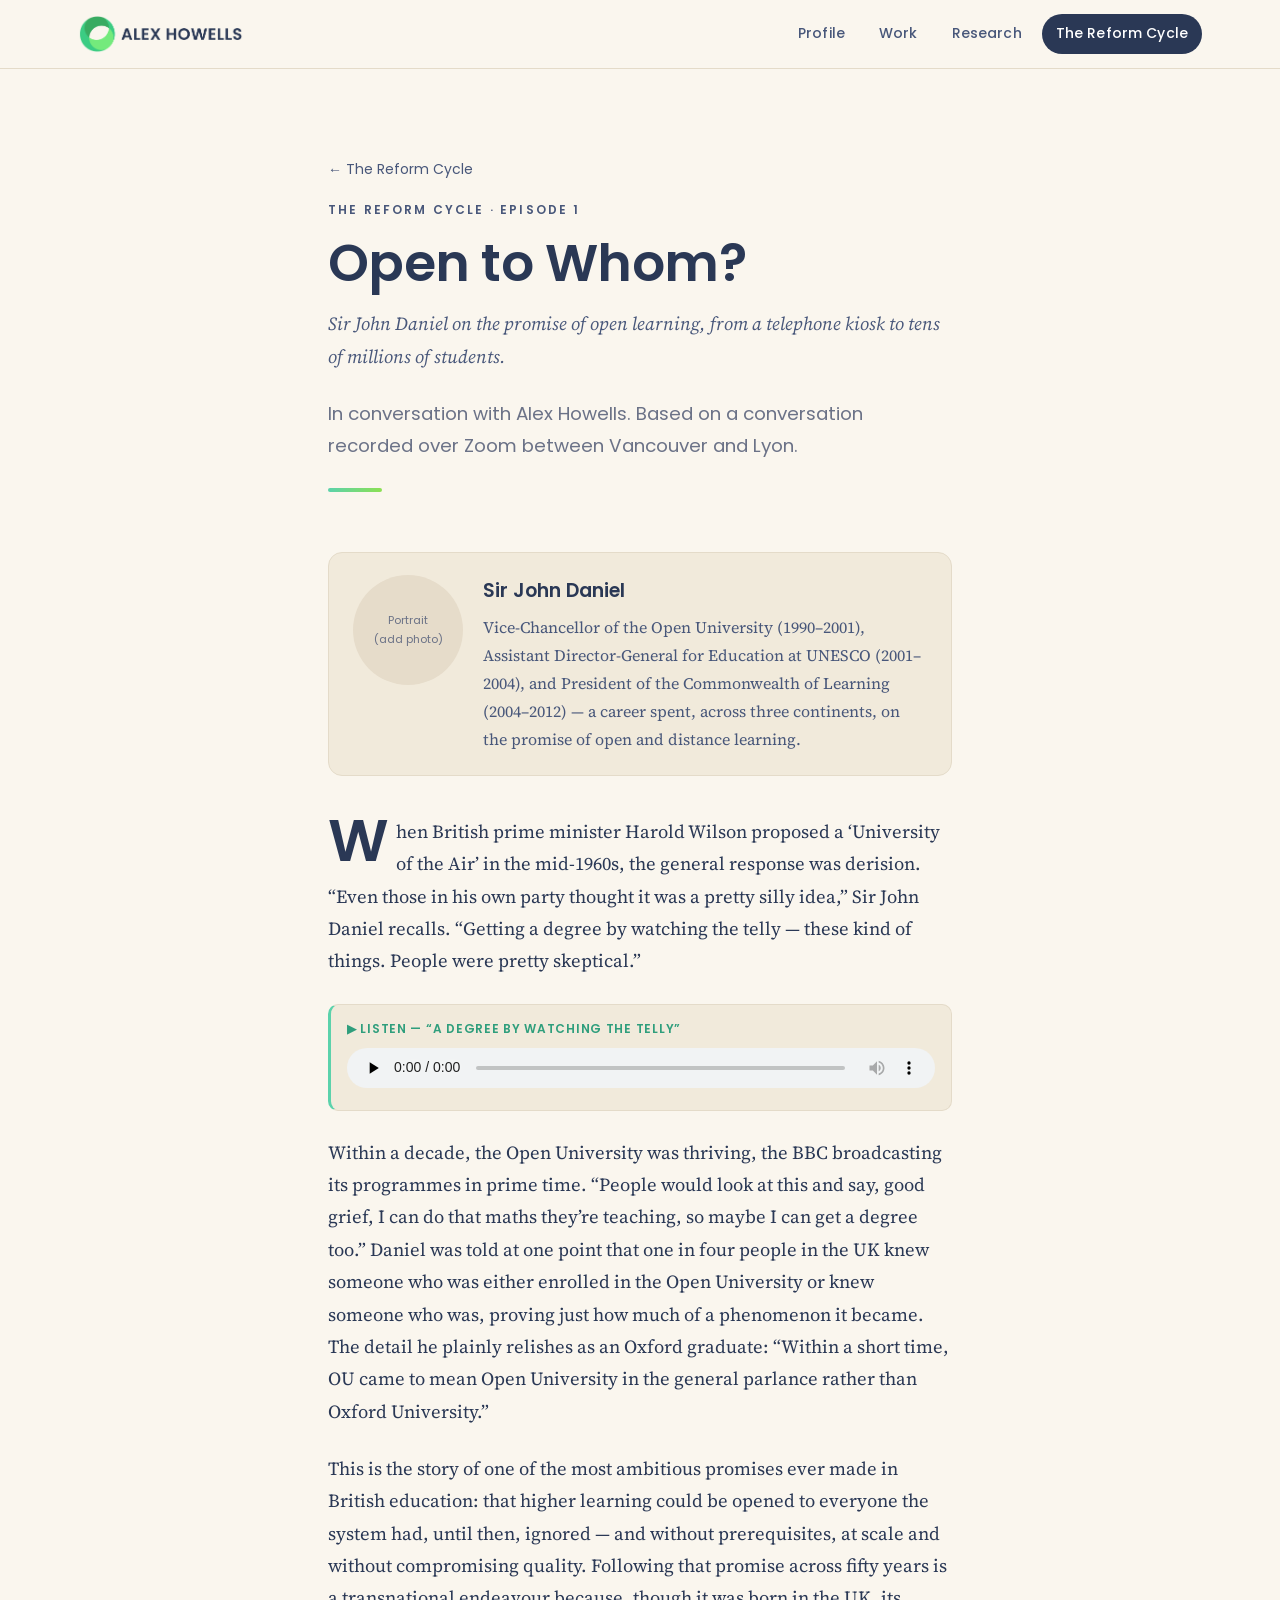
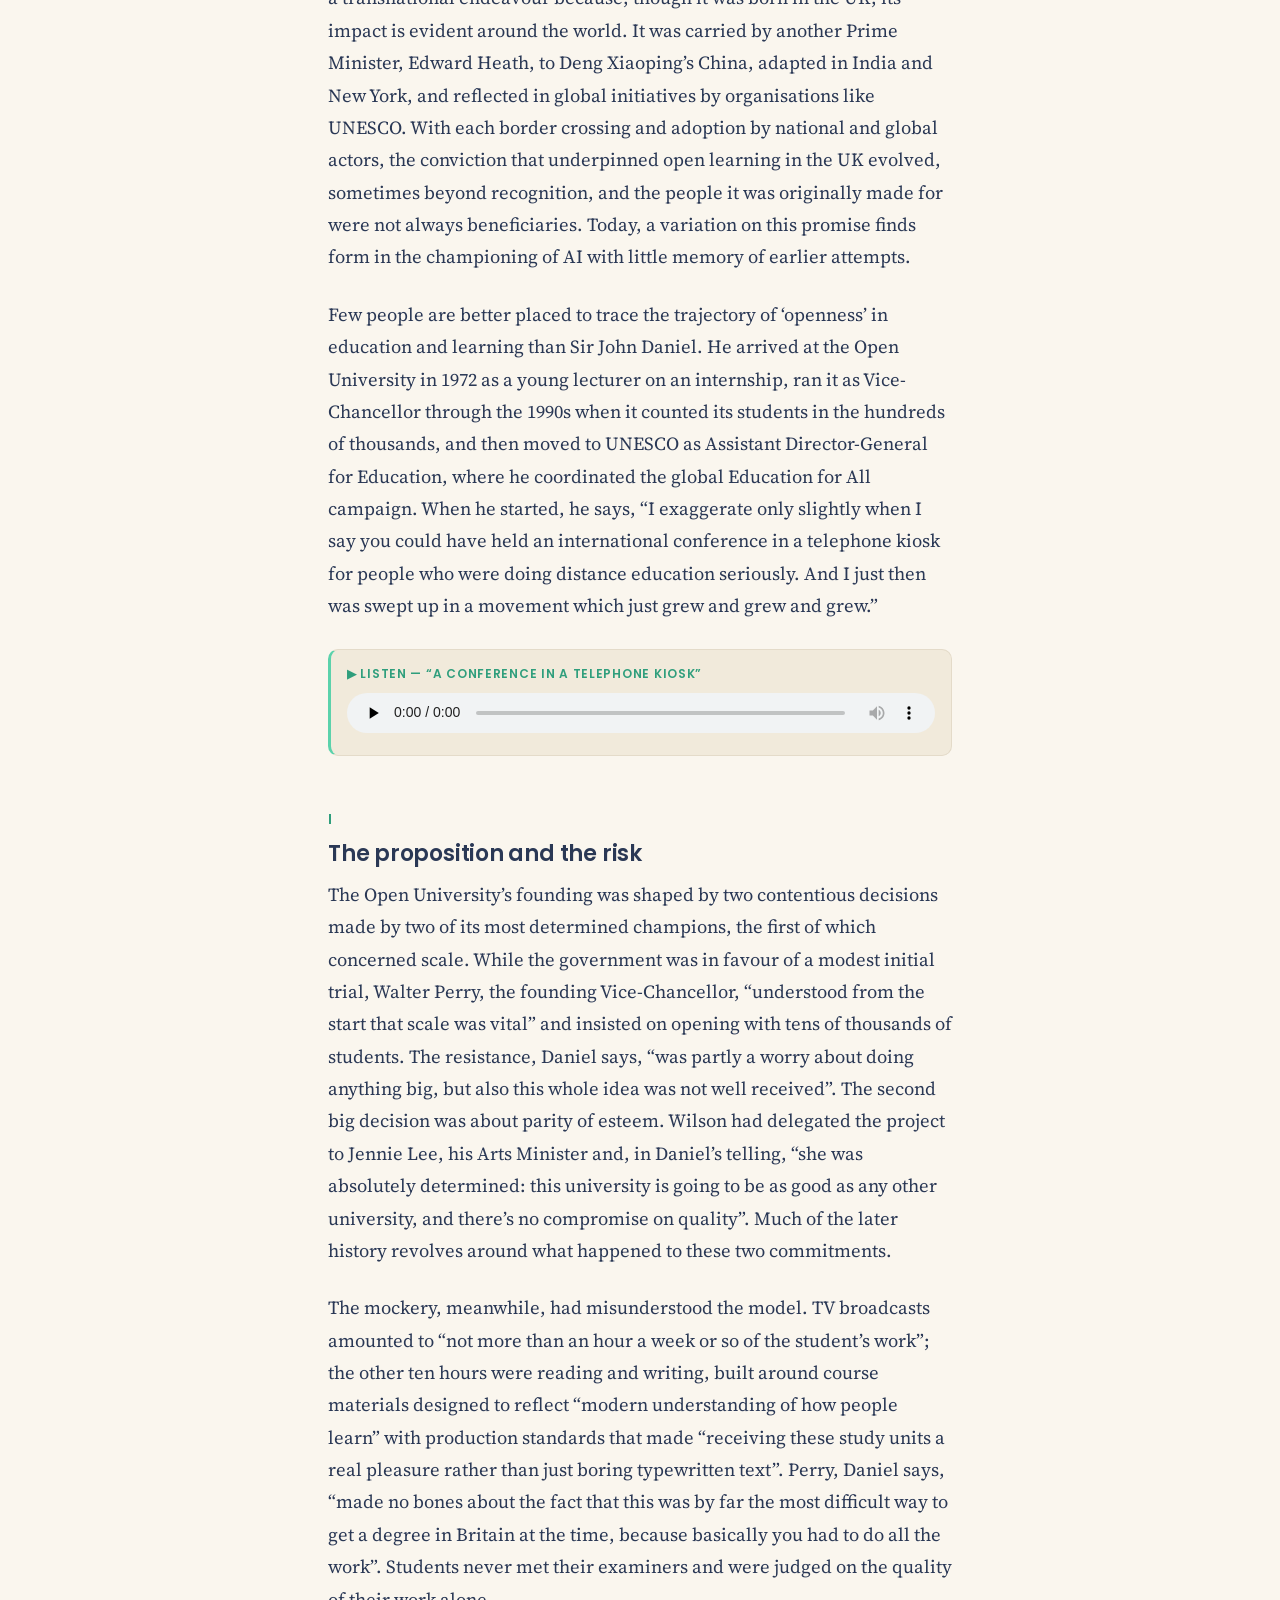
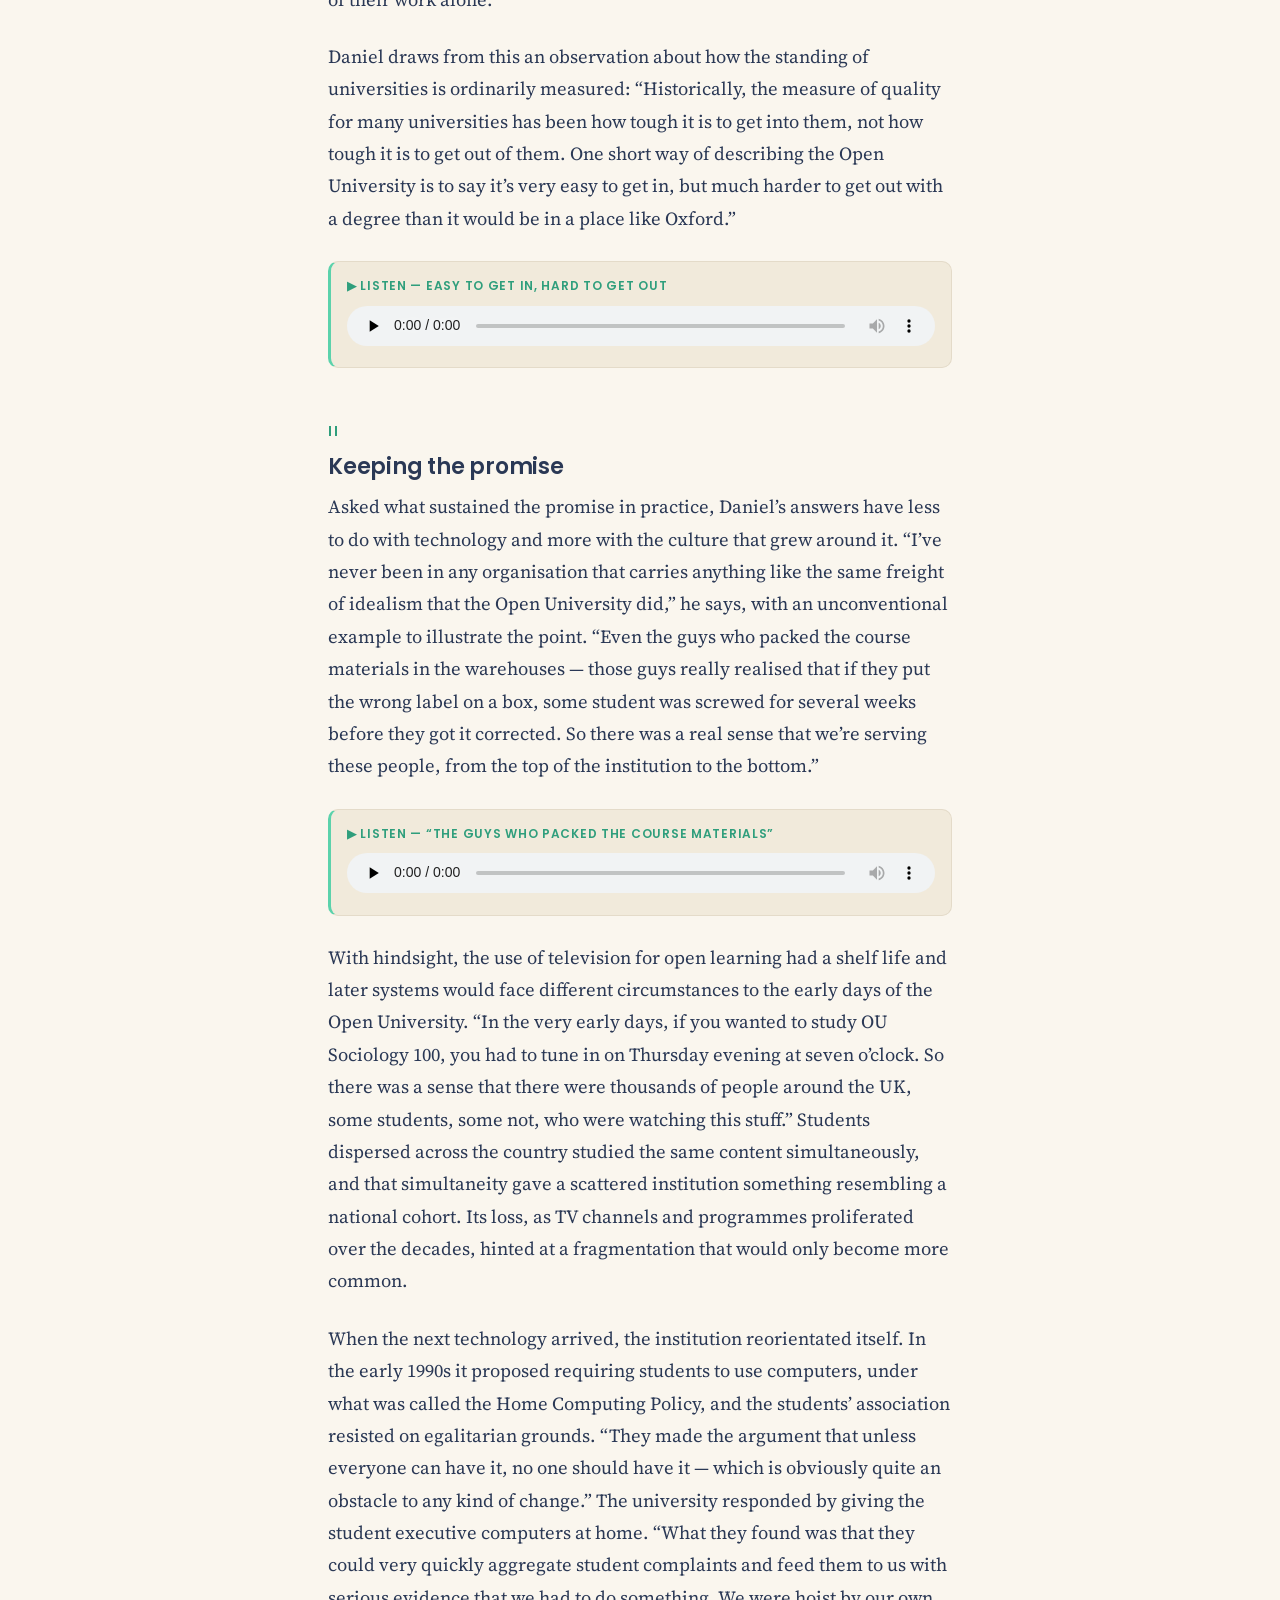
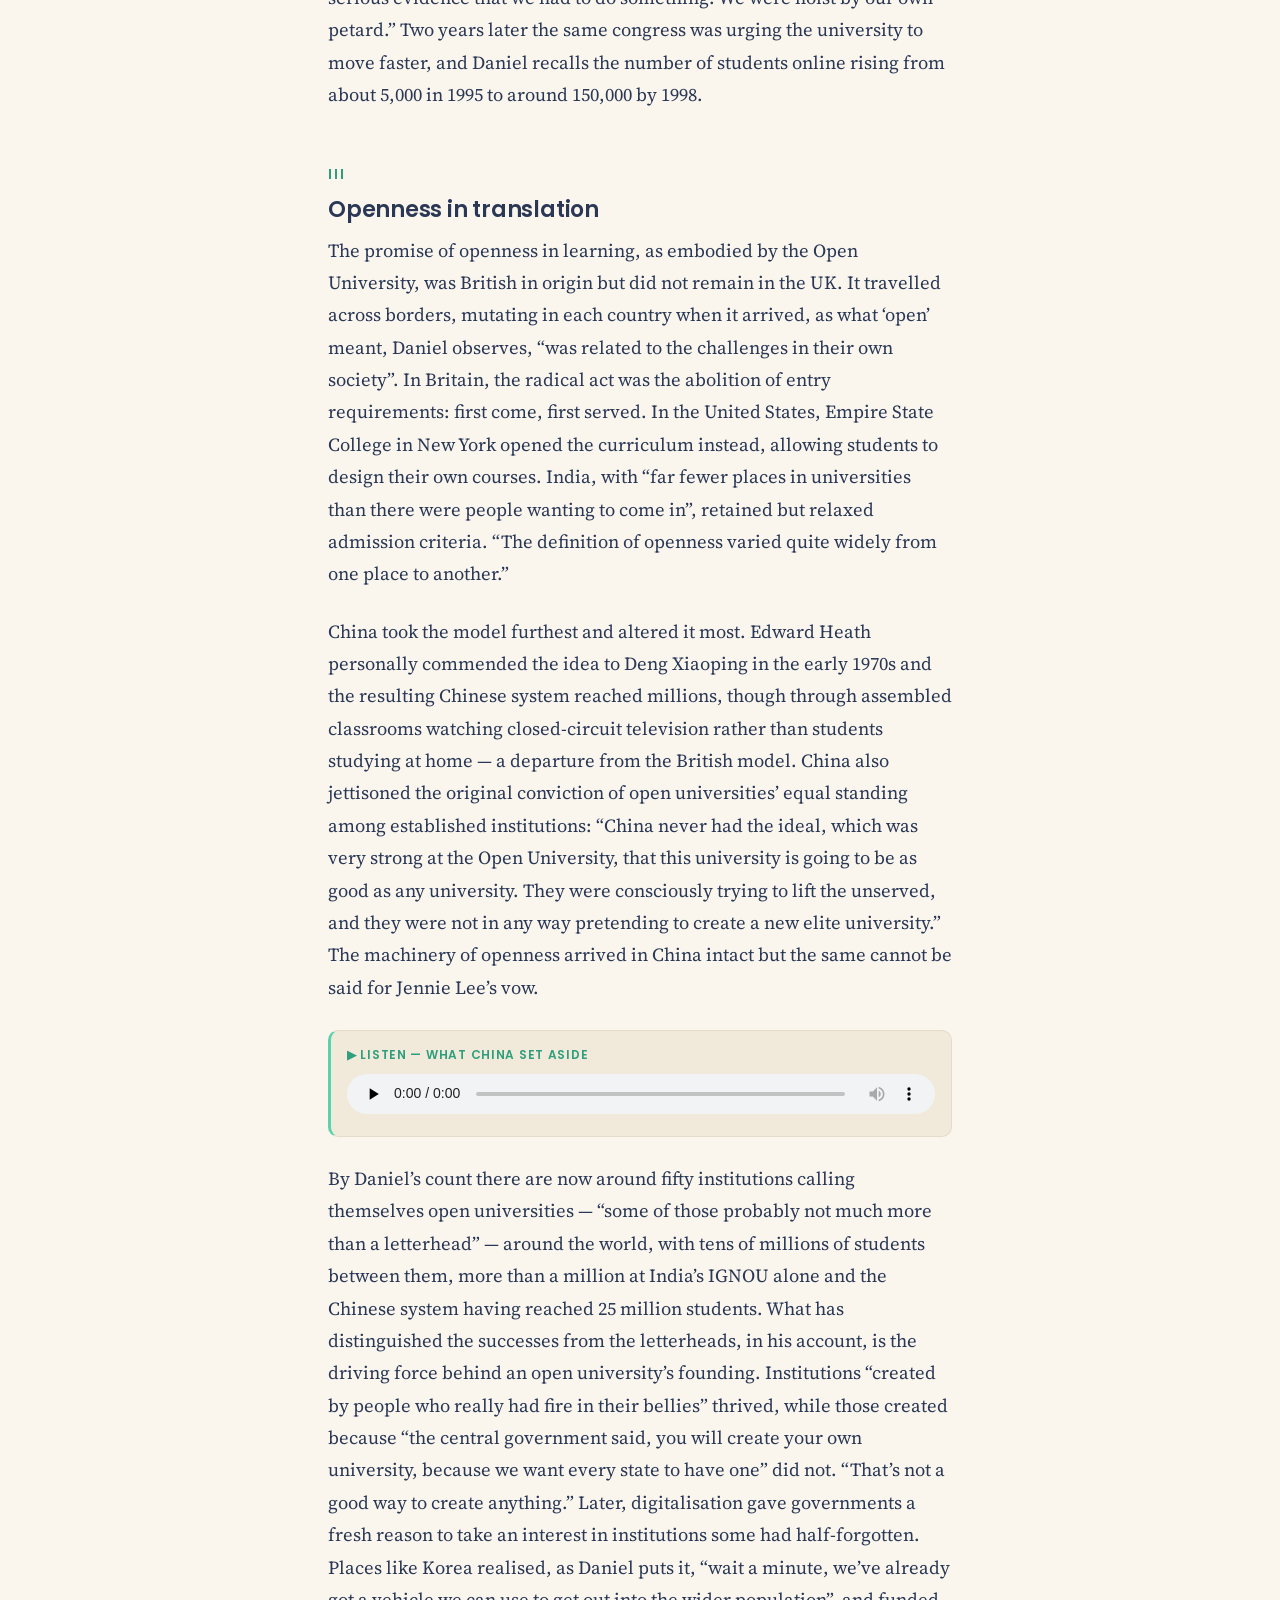
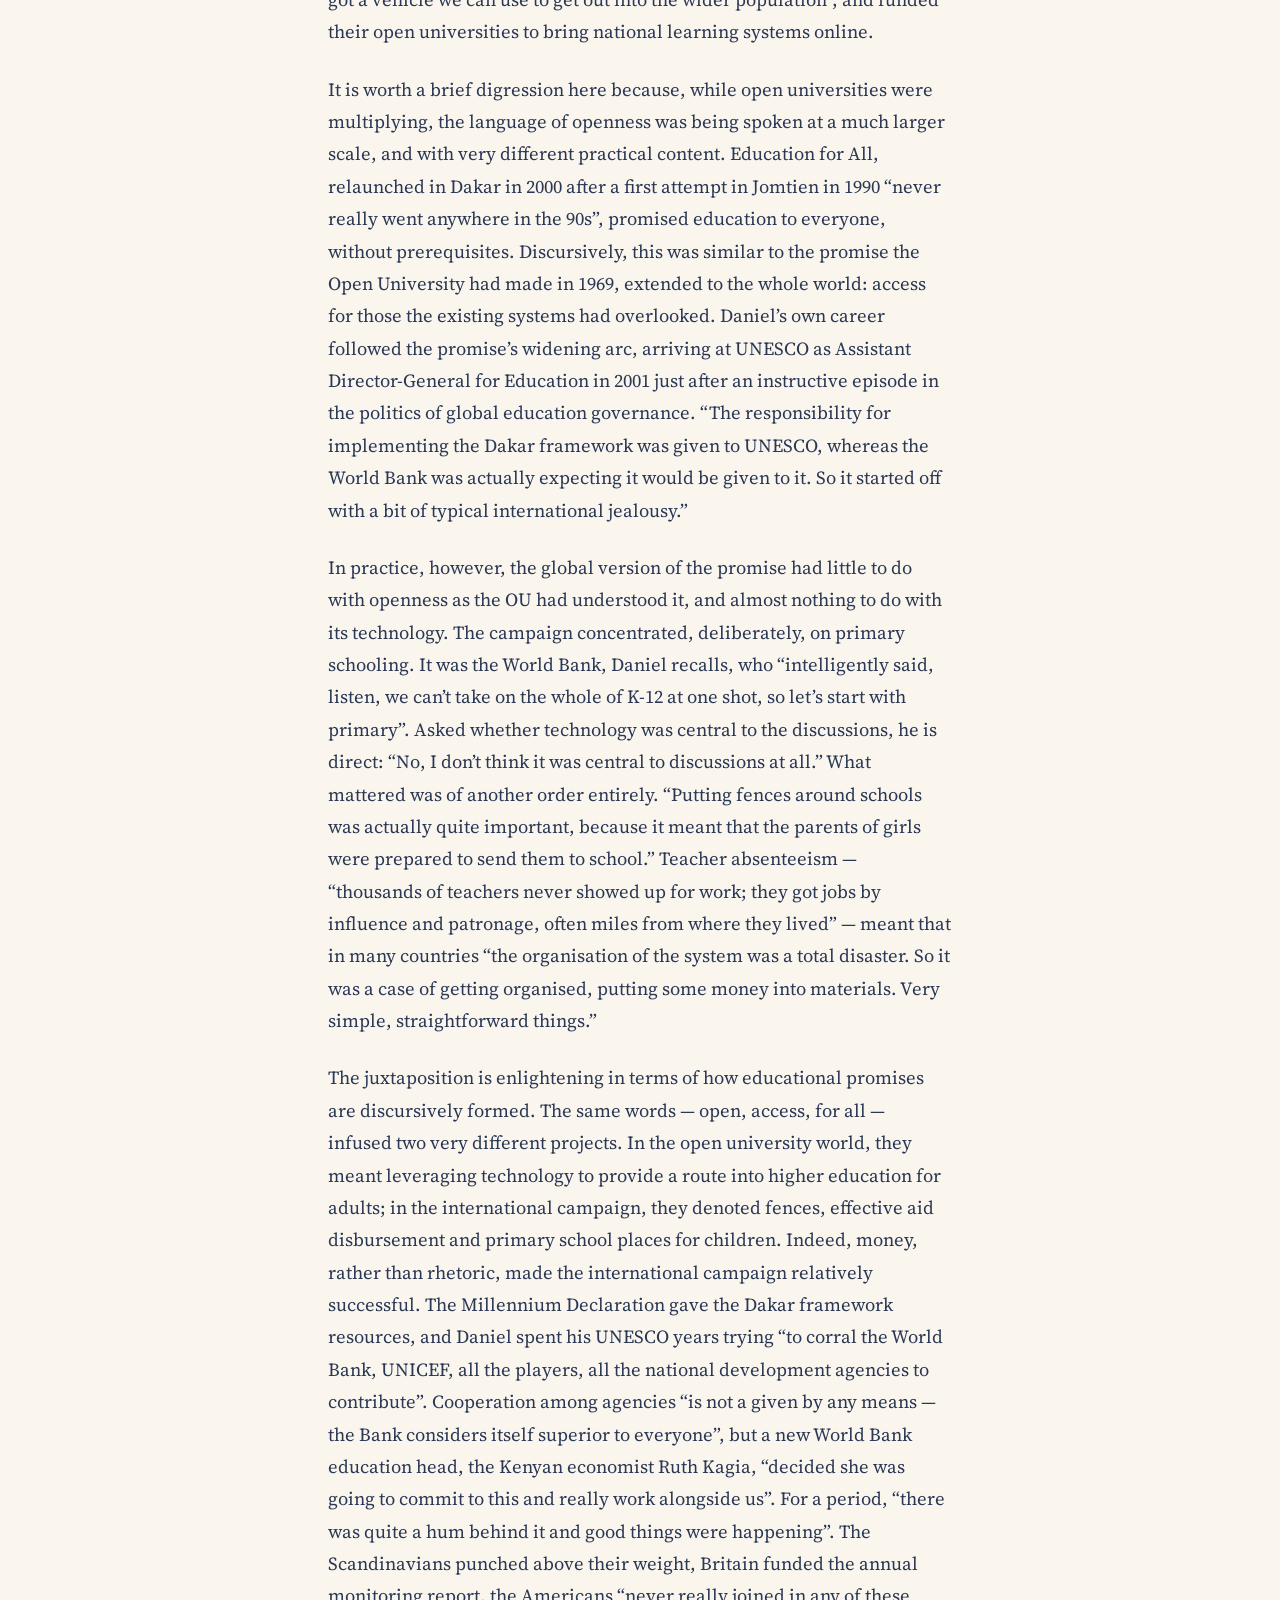
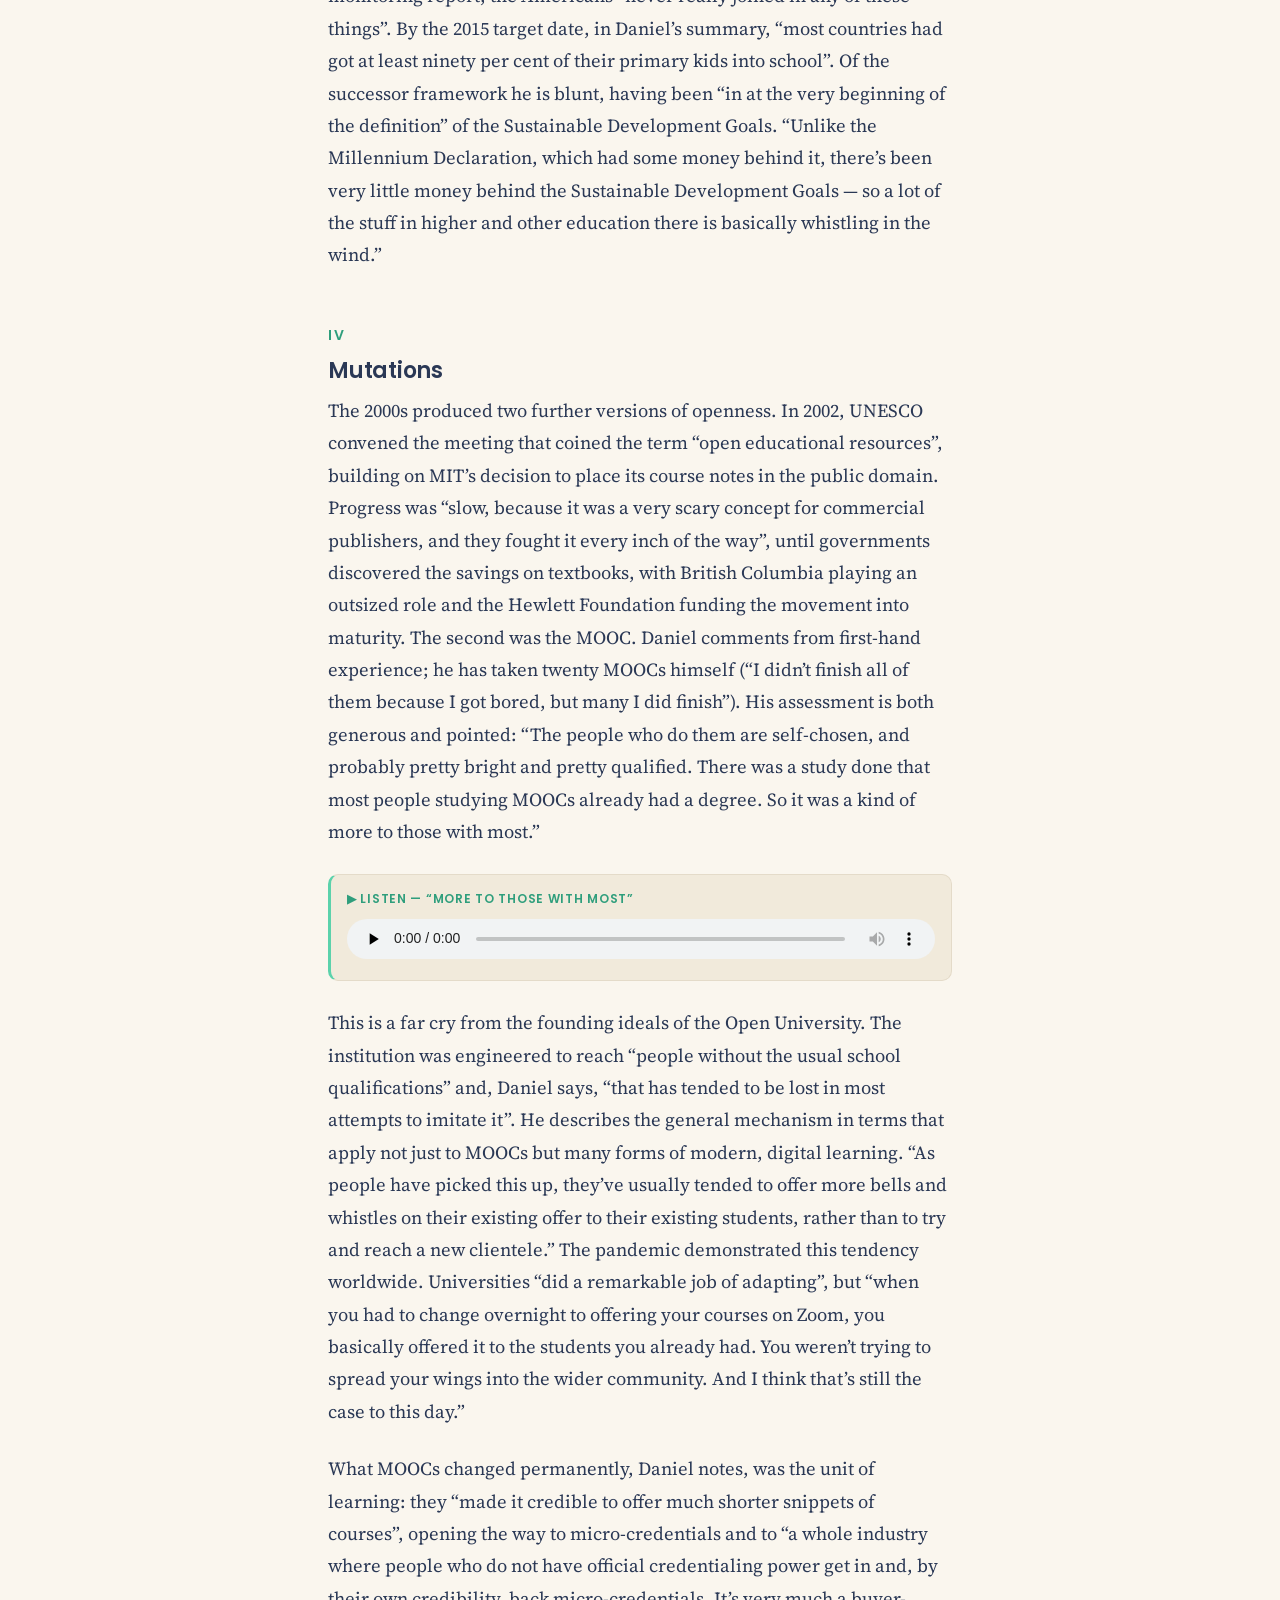
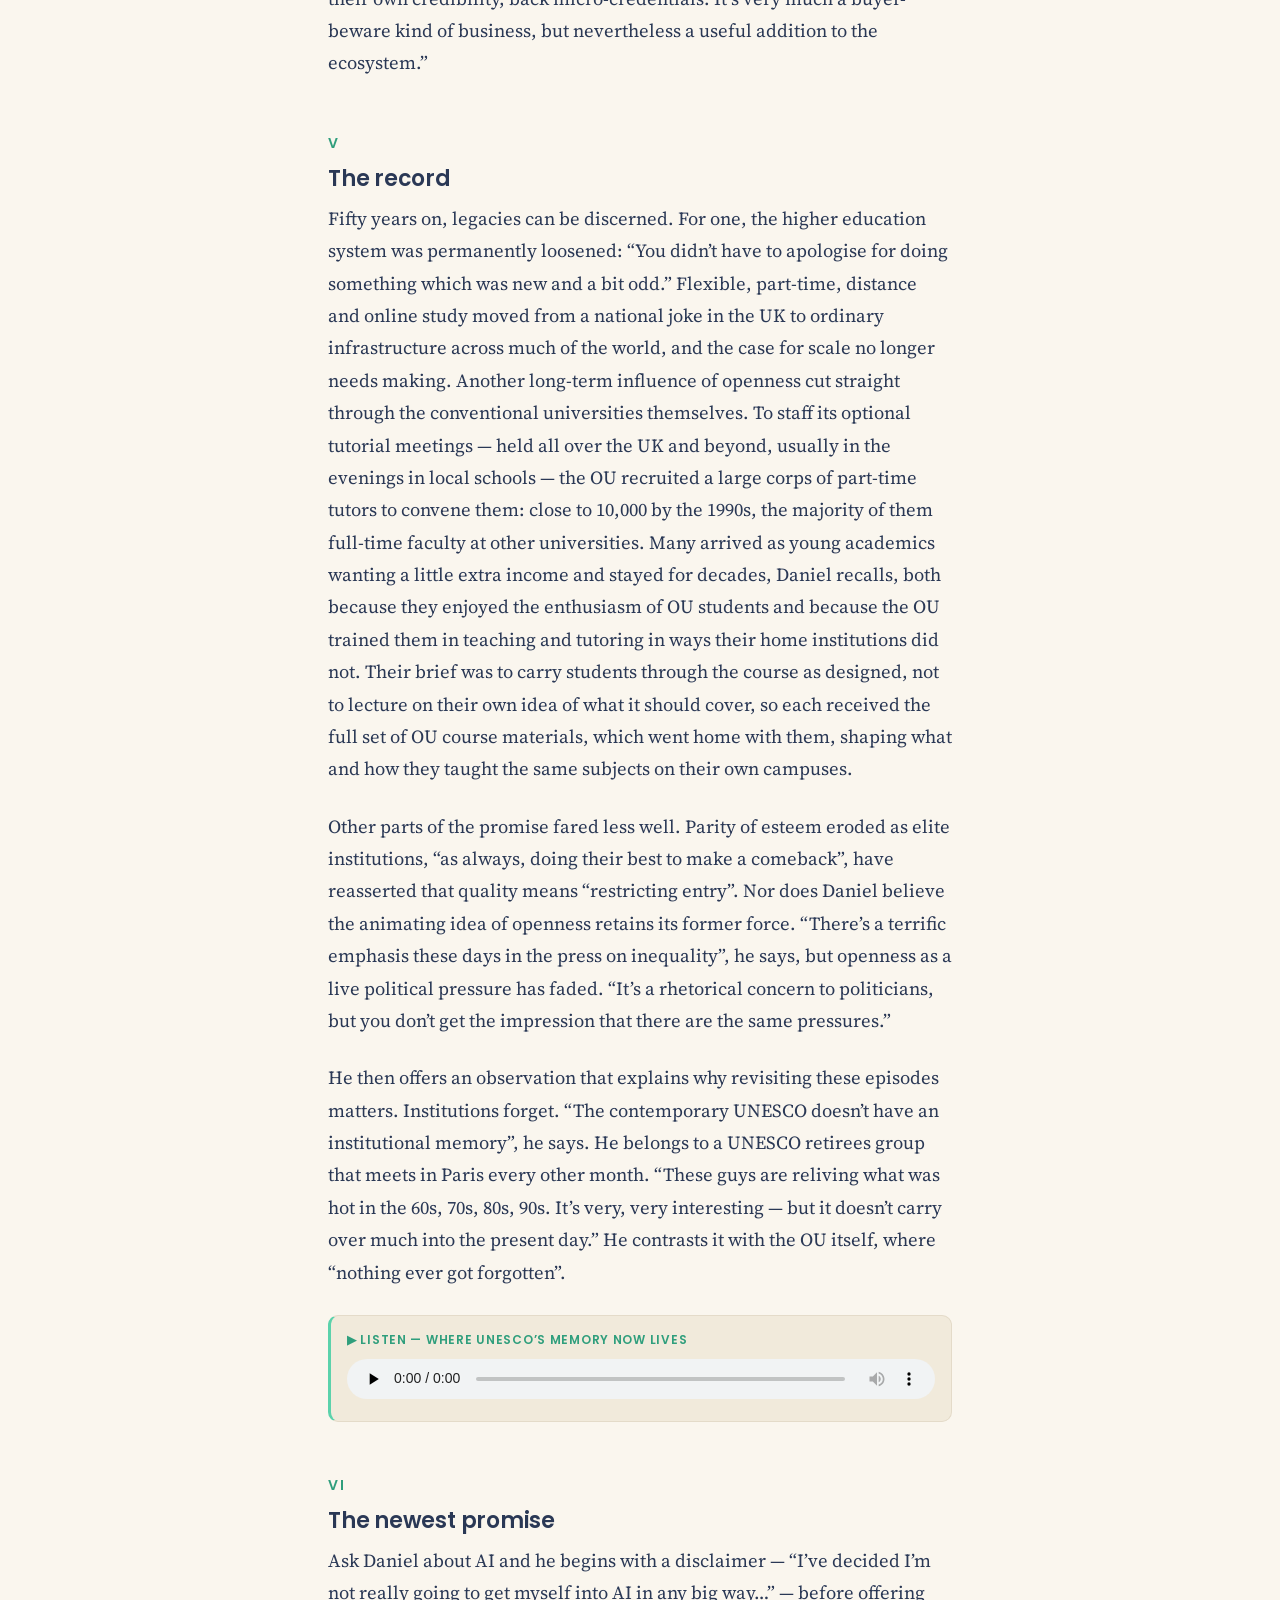
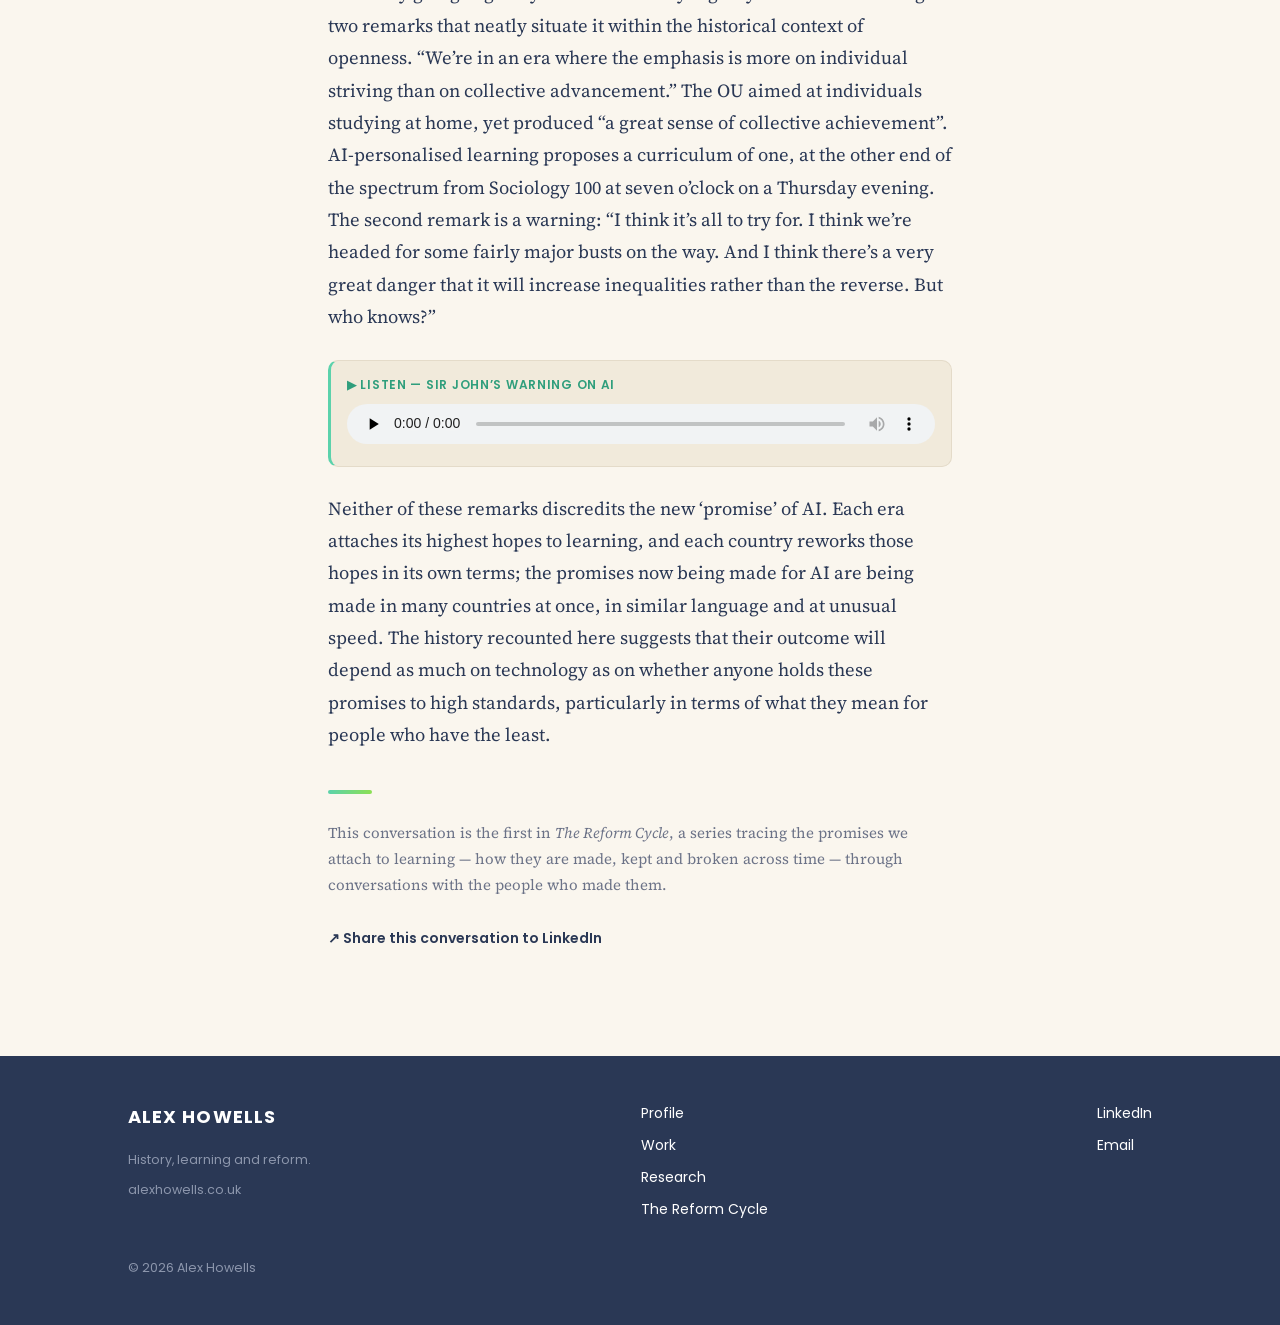
<file: the-reform-cycle/sir-john-daniel/sir-john-daniel-index.html>
<!DOCTYPE html>
<html lang="en">
<head>
<meta charset="UTF-8">
<meta name="viewport" content="width=device-width, initial-scale=1.0">
<title>Open to Whom? — Sir John Daniel | The Reform Cycle</title>
<meta name="description" content="Sir John Daniel on the promise of open learning, from a telephone kiosk to tens of millions of students. The Reform Cycle, Episode 1, hosted by Alex Howells.">
<!-- Review copy: not indexed and not yet linked from the site. Remove the line below to publish. -->
<meta name="robots" content="noindex, nofollow">
<link rel="canonical" href="https://alexhowells.co.uk/the-reform-cycle/sir-john-daniel/">
<meta property="og:type" content="article">
<meta property="og:title" content="Open to Whom? — Sir John Daniel">
<meta property="og:description" content="Sir John Daniel on the promise of open learning, from a telephone kiosk to tens of millions of students.">
<meta property="og:url" content="https://alexhowells.co.uk/the-reform-cycle/sir-john-daniel/">
<meta property="og:image" content="https://alexhowells.co.uk/logo.png">
<meta name="twitter:card" content="summary_large_image">
<link rel="icon" type="image/png" href="/favicon.png">
<link rel="apple-touch-icon" href="/favicon.png">
<link rel="preconnect" href="https://fonts.googleapis.com">
<link rel="preconnect" href="https://fonts.gstatic.com" crossorigin>
<link href="https://fonts.googleapis.com/css2?family=Poppins:wght@400;500;600;700&family=Source+Serif+4:opsz,wght@8..60,400;8..60,500;8..60,600&display=swap" rel="stylesheet">
<link rel="stylesheet" href="/styles.css">
<style>
  .article{max-width:680px;}
  .deck{font-family:"Source Serif 4",Georgia,serif;font-size:clamp(19px,2.4vw,22px);
    line-height:1.5;color:var(--navy-soft);font-style:italic;margin:0 0 20px;}
  .credit{font-family:"Poppins";font-size:13px;color:var(--muted);margin:0;}
  .article h2.part{font-size:14px;font-family:"Poppins";font-weight:600;letter-spacing:.16em;
    text-transform:uppercase;color:var(--teal-ink);margin:52px 0 6px;}
  .article h2.part span{display:block;font-size:22px;letter-spacing:-.01em;text-transform:none;
    color:var(--navy);margin-top:4px;}
  .article p{font-size:18.5px;line-height:1.75;margin:0 0 1.35em;}
  .article p.first::first-letter{font-family:"Poppins";font-weight:600;font-size:3.2em;
    float:left;line-height:.82;margin:.02em .12em 0 0;color:var(--navy);}
  .snip{background:var(--cream-2);border:1px solid var(--line);border-left:3px solid var(--teal);
    border-radius:10px;padding:14px 16px 12px;margin:26px 0;}
  .snip .lbl{font-family:"Poppins";font-size:12px;font-weight:600;letter-spacing:.06em;
    text-transform:uppercase;color:var(--teal-ink);margin-bottom:9px;}
  .snip audio{width:100%;height:40px;}
  .endmark{width:44px;height:4px;border-radius:4px;margin:38px 0 26px;
    background:linear-gradient(90deg,var(--teal),var(--green));}
  .guestbio{display:grid;grid-template-columns:110px 1fr;gap:20px;background:var(--cream-2);
    border:1px solid var(--line);border-radius:14px;padding:22px 24px;margin:8px 0 40px;}
  .guestbio .pic{aspect-ratio:1;border-radius:50%;background:#e6dcca;display:flex;
    align-items:center;justify-content:center;color:var(--muted);font-family:"Poppins";
    font-size:11px;text-align:center;}
  .guestbio h3{font-size:19px;margin:0 0 .3em;}
  .guestbio p{font-size:16px;margin:0;color:var(--navy-soft);}
  @media(max-width:560px){ .guestbio{grid-template-columns:1fr;} }
</style>
</head>
<body>

<header class="site">
  <div class="bar">
    <a class="brand" href="/"><img src="/logo.png" alt="Alex Howells" class="logo-img"></a>
    <nav class="main">
      <a href="/">Profile</a>
      <a href="/work/">Work</a>
      <a href="/research/">Research</a>
      <a href="/the-reform-cycle/" class="active">The Reform Cycle</a>
    </nav>
  </div>
</header>

<main>
  <section class="hero" style="padding-bottom:20px;">
    <div class="article" style="margin:0 auto;padding:0 28px;">
      <a class="back" href="/the-reform-cycle/">← The Reform Cycle</a>
      <div class="eyebrow navy">The Reform Cycle · Episode 1</div>
      <h1 class="display" style="font-size:clamp(32px,5vw,52px);">Open to Whom?</h1>
      <p class="deck">Sir John Daniel on the promise of open learning, from a telephone kiosk to tens of millions
        of students.</p>
      <p class="credit">In conversation with Alex Howells. Based on a conversation recorded over Zoom between
        Vancouver and Lyon.</p>
      <div class="accent-rule" style="margin-top:22px;"></div>
    </div>
  </section>

  <section style="padding-top:6px;">
    <div class="article" style="margin:0 auto;padding:0 28px;">

      <div class="guestbio">
        <div class="pic">Portrait<br>(add photo)</div>
        <div>
          <h3>Sir John Daniel</h3>
          <p>Vice-Chancellor of the Open University (1990–2001), Assistant Director-General for Education at UNESCO
            (2001–2004), and President of the Commonwealth of Learning (2004–2012) — a career spent, across three
            continents, on the promise of open and distance learning.</p>
        </div>
      </div>

      <p class="first">When British prime minister Harold Wilson proposed a ‘University of the Air’ in the mid-1960s,
        the general response was derision. “Even those in his own party thought it was a pretty silly idea,” Sir John
        Daniel recalls. “Getting a degree by watching the telly — these kind of things. People were pretty skeptical.”</p>

      <div class="snip">
        <div class="lbl">▶ Listen — “a degree by watching the telly”</div>
        <audio controls preload="none" src="s1.mp3"></audio>
      </div>

      <p>Within a decade, the Open University was thriving, the BBC broadcasting its programmes in prime time. “People
        would look at this and say, good grief, I can do that maths they’re teaching, so maybe I can get a degree too.”
        Daniel was told at one point that one in four people in the UK knew someone who was either enrolled in the Open
        University or knew someone who was, proving just how much of a phenomenon it became. The detail he plainly
        relishes as an Oxford graduate: “Within a short time, OU came to mean Open University in the general parlance
        rather than Oxford University.”</p>

      <p>This is the story of one of the most ambitious promises ever made in British education: that higher learning
        could be opened to everyone the system had, until then, ignored — and without prerequisites, at scale and
        without compromising quality. Following that promise across fifty years is a transnational endeavour because,
        though it was born in the UK, its impact is evident around the world. It was carried by another Prime Minister,
        Edward Heath, to Deng Xiaoping’s China, adapted in India and New York, and reflected in global initiatives by
        organisations like UNESCO. With each border crossing and adoption by national and global actors, the conviction
        that underpinned open learning in the UK evolved, sometimes beyond recognition, and the people it was originally
        made for were not always beneficiaries. Today, a variation on this promise finds form in the championing of AI
        with little memory of earlier attempts.</p>

      <p>Few people are better placed to trace the trajectory of ‘openness’ in education and learning than Sir John
        Daniel. He arrived at the Open University in 1972 as a young lecturer on an internship, ran it as
        Vice-Chancellor through the 1990s when it counted its students in the hundreds of thousands, and then moved to
        UNESCO as Assistant Director-General for Education, where he coordinated the global Education for All campaign.
        When he started, he says, “I exaggerate only slightly when I say you could have held an international conference
        in a telephone kiosk for people who were doing distance education seriously. And I just then was swept up in a
        movement which just grew and grew and grew.”</p>

      <div class="snip">
        <div class="lbl">▶ Listen — “a conference in a telephone kiosk”</div>
        <audio controls preload="none" src="s2.mp3"></audio>
      </div>

      <h2 class="part">I<span>The proposition and the risk</span></h2>

      <p>The Open University’s founding was shaped by two contentious decisions made by two of its most determined
        champions, the first of which concerned scale. While the government was in favour of a modest initial trial,
        Walter Perry, the founding Vice-Chancellor, “understood from the start that scale was vital” and insisted on
        opening with tens of thousands of students. The resistance, Daniel says, “was partly a worry about doing
        anything big, but also this whole idea was not well received”. The second big decision was about parity of
        esteem. Wilson had delegated the project to Jennie Lee, his Arts Minister and, in Daniel’s telling, “she was
        absolutely determined: this university is going to be as good as any other university, and there’s no
        compromise on quality”. Much of the later history revolves around what happened to these two commitments.</p>

      <p>The mockery, meanwhile, had misunderstood the model. TV broadcasts amounted to “not more than an hour a week or
        so of the student’s work”; the other ten hours were reading and writing, built around course materials designed
        to reflect “modern understanding of how people learn” with production standards that made “receiving these study
        units a real pleasure rather than just boring typewritten text”. Perry, Daniel says, “made no bones about the
        fact that this was by far the most difficult way to get a degree in Britain at the time, because basically you
        had to do all the work”. Students never met their examiners and were judged on the quality of their work alone.</p>

      <p>Daniel draws from this an observation about how the standing of universities is ordinarily measured:
        “Historically, the measure of quality for many universities has been how tough it is to get into them, not how
        tough it is to get out of them. One short way of describing the Open University is to say it’s very easy to get
        in, but much harder to get out with a degree than it would be in a place like Oxford.”</p>

      <div class="snip">
        <div class="lbl">▶ Listen — easy to get in, hard to get out</div>
        <audio controls preload="none" src="s3.mp3"></audio>
      </div>

      <h2 class="part">II<span>Keeping the promise</span></h2>

      <p>Asked what sustained the promise in practice, Daniel’s answers have less to do with technology and more with
        the culture that grew around it. “I’ve never been in any organisation that carries anything like the same
        freight of idealism that the Open University did,” he says, with an unconventional example to illustrate the
        point. “Even the guys who packed the course materials in the warehouses — those guys really realised that if
        they put the wrong label on a box, some student was screwed for several weeks before they got it corrected. So
        there was a real sense that we’re serving these people, from the top of the institution to the bottom.”</p>

      <div class="snip">
        <div class="lbl">▶ Listen — “the guys who packed the course materials”</div>
        <audio controls preload="none" src="s4.mp3"></audio>
      </div>

      <p>With hindsight, the use of television for open learning had a shelf life and later systems would face
        different circumstances to the early days of the Open University. “In the very early days, if you wanted to
        study OU Sociology 100, you had to tune in on Thursday evening at seven o’clock. So there was a sense that there
        were thousands of people around the UK, some students, some not, who were watching this stuff.” Students
        dispersed across the country studied the same content simultaneously, and that simultaneity gave a scattered
        institution something resembling a national cohort. Its loss, as TV channels and programmes proliferated over
        the decades, hinted at a fragmentation that would only become more common.</p>

      <p>When the next technology arrived, the institution reorientated itself. In the early 1990s it proposed
        requiring students to use computers, under what was called the Home Computing Policy, and the students’
        association resisted on egalitarian grounds. “They made the argument that unless everyone can have it, no one
        should have it — which is obviously quite an obstacle to any kind of change.” The university responded by
        giving the student executive computers at home. “What they found was that they could very quickly aggregate
        student complaints and feed them to us with serious evidence that we had to do something. We were hoist by our
        own petard.” Two years later the same congress was urging the university to move faster, and Daniel recalls the
        number of students online rising from about 5,000 in 1995 to around 150,000 by 1998.</p>

      <h2 class="part">III<span>Openness in translation</span></h2>

      <p>The promise of openness in learning, as embodied by the Open University, was British in origin but did not
        remain in the UK. It travelled across borders, mutating in each country when it arrived, as what ‘open’ meant,
        Daniel observes, “was related to the challenges in their own society”. In Britain, the radical act was the
        abolition of entry requirements: first come, first served. In the United States, Empire State College in New
        York opened the curriculum instead, allowing students to design their own courses. India, with “far fewer
        places in universities than there were people wanting to come in”, retained but relaxed admission criteria.
        “The definition of openness varied quite widely from one place to another.”</p>

      <p>China took the model furthest and altered it most. Edward Heath personally commended the idea to Deng Xiaoping
        in the early 1970s and the resulting Chinese system reached millions, though through assembled classrooms
        watching closed-circuit television rather than students studying at home — a departure from the British model.
        China also jettisoned the original conviction of open universities’ equal standing among established
        institutions: “China never had the ideal, which was very strong at the Open University, that this university is
        going to be as good as any university. They were consciously trying to lift the unserved, and they were not in
        any way pretending to create a new elite university.” The machinery of openness arrived in China intact but the
        same cannot be said for Jennie Lee’s vow.</p>

      <div class="snip">
        <div class="lbl">▶ Listen — what China set aside</div>
        <audio controls preload="none" src="s5.mp3"></audio>
      </div>

      <p>By Daniel’s count there are now around fifty institutions calling themselves open universities — “some of
        those probably not much more than a letterhead” — around the world, with tens of millions of students between
        them, more than a million at India’s IGNOU alone and the Chinese system having reached 25 million students.
        What has distinguished the successes from the letterheads, in his account, is the driving force behind an open
        university’s founding. Institutions “created by people who really had fire in their bellies” thrived, while
        those created because “the central government said, you will create your own university, because we want every
        state to have one” did not. “That’s not a good way to create anything.” Later, digitalisation gave governments
        a fresh reason to take an interest in institutions some had half-forgotten. Places like Korea realised, as
        Daniel puts it, “wait a minute, we’ve already got a vehicle we can use to get out into the wider population”,
        and funded their open universities to bring national learning systems online.</p>

      <p>It is worth a brief digression here because, while open universities were multiplying, the language of
        openness was being spoken at a much larger scale, and with very different practical content. Education for All,
        relaunched in Dakar in 2000 after a first attempt in Jomtien in 1990 “never really went anywhere in the 90s”,
        promised education to everyone, without prerequisites. Discursively, this was similar to the promise the Open
        University had made in 1969, extended to the whole world: access for those the existing systems had overlooked.
        Daniel’s own career followed the promise’s widening arc, arriving at UNESCO as Assistant Director-General for
        Education in 2001 just after an instructive episode in the politics of global education governance. “The
        responsibility for implementing the Dakar framework was given to UNESCO, whereas the World Bank was actually
        expecting it would be given to it. So it started off with a bit of typical international jealousy.”</p>

      <p>In practice, however, the global version of the promise had little to do with openness as the OU had
        understood it, and almost nothing to do with its technology. The campaign concentrated, deliberately, on
        primary schooling. It was the World Bank, Daniel recalls, who “intelligently said, listen, we can’t take on the
        whole of K-12 at one shot, so let’s start with primary”. Asked whether technology was central to the
        discussions, he is direct: “No, I don’t think it was central to discussions at all.” What mattered was of
        another order entirely. “Putting fences around schools was actually quite important, because it meant that the
        parents of girls were prepared to send them to school.” Teacher absenteeism — “thousands of teachers never
        showed up for work; they got jobs by influence and patronage, often miles from where they lived” — meant that
        in many countries “the organisation of the system was a total disaster. So it was a case of getting organised,
        putting some money into materials. Very simple, straightforward things.”</p>

      <p>The juxtaposition is enlightening in terms of how educational promises are discursively formed. The same words
        — open, access, for all — infused two very different projects. In the open university world, they meant
        leveraging technology to provide a route into higher education for adults; in the international campaign, they
        denoted fences, effective aid disbursement and primary school places for children. Indeed, money, rather than
        rhetoric, made the international campaign relatively successful. The Millennium Declaration gave the Dakar
        framework resources, and Daniel spent his UNESCO years trying “to corral the World Bank, UNICEF, all the
        players, all the national development agencies to contribute”. Cooperation among agencies “is not a given by
        any means — the Bank considers itself superior to everyone”, but a new World Bank education head, the Kenyan
        economist Ruth Kagia, “decided she was going to commit to this and really work alongside us”. For a period,
        “there was quite a hum behind it and good things were happening”. The Scandinavians punched above their weight,
        Britain funded the annual monitoring report, the Americans “never really joined in any of these things”. By the
        2015 target date, in Daniel’s summary, “most countries had got at least ninety per cent of their primary kids
        into school”. Of the successor framework he is blunt, having been “in at the very beginning of the definition”
        of the Sustainable Development Goals. “Unlike the Millennium Declaration, which had some money behind it,
        there’s been very little money behind the Sustainable Development Goals — so a lot of the stuff in higher and
        other education there is basically whistling in the wind.”</p>

      <h2 class="part">IV<span>Mutations</span></h2>

      <p>The 2000s produced two further versions of openness. In 2002, UNESCO convened the meeting that coined the term
        “open educational resources”, building on MIT’s decision to place its course notes in the public domain.
        Progress was “slow, because it was a very scary concept for commercial publishers, and they fought it every
        inch of the way”, until governments discovered the savings on textbooks, with British Columbia playing an
        outsized role and the Hewlett Foundation funding the movement into maturity. The second was the MOOC. Daniel
        comments from first-hand experience; he has taken twenty MOOCs himself (“I didn’t finish all of them because I
        got bored, but many I did finish”). His assessment is both generous and pointed: “The people who do them are
        self-chosen, and probably pretty bright and pretty qualified. There was a study done that most people studying
        MOOCs already had a degree. So it was a kind of more to those with most.”</p>

      <div class="snip">
        <div class="lbl">▶ Listen — “more to those with most”</div>
        <audio controls preload="none" src="s6.mp3"></audio>
      </div>

      <p>This is a far cry from the founding ideals of the Open University. The institution was engineered to reach
        “people without the usual school qualifications” and, Daniel says, “that has tended to be lost in most attempts
        to imitate it”. He describes the general mechanism in terms that apply not just to MOOCs but many forms of
        modern, digital learning. “As people have picked this up, they’ve usually tended to offer more bells and
        whistles on their existing offer to their existing students, rather than to try and reach a new clientele.” The
        pandemic demonstrated this tendency worldwide. Universities “did a remarkable job of adapting”, but “when you
        had to change overnight to offering your courses on Zoom, you basically offered it to the students you already
        had. You weren’t trying to spread your wings into the wider community. And I think that’s still the case to this
        day.”</p>

      <p>What MOOCs changed permanently, Daniel notes, was the unit of learning: they “made it credible to offer much
        shorter snippets of courses”, opening the way to micro-credentials and to “a whole industry where people who do
        not have official credentialing power get in and, by their own credibility, back micro-credentials. It’s very
        much a buyer-beware kind of business, but nevertheless a useful addition to the ecosystem.”</p>

      <h2 class="part">V<span>The record</span></h2>

      <p>Fifty years on, legacies can be discerned. For one, the higher education system was permanently loosened: “You
        didn’t have to apologise for doing something which was new and a bit odd.” Flexible, part-time, distance and
        online study moved from a national joke in the UK to ordinary infrastructure across much of the world, and the
        case for scale no longer needs making. Another long-term influence of openness cut straight through the
        conventional universities themselves. To staff its optional tutorial meetings — held all over the UK and
        beyond, usually in the evenings in local schools — the OU recruited a large corps of part-time tutors to
        convene them: close to 10,000 by the 1990s, the majority of them full-time faculty at other universities. Many
        arrived as young academics wanting a little extra income and stayed for decades, Daniel recalls, both because
        they enjoyed the enthusiasm of OU students and because the OU trained them in teaching and tutoring in ways
        their home institutions did not. Their brief was to carry students through the course as designed, not to
        lecture on their own idea of what it should cover, so each received the full set of OU course materials, which
        went home with them, shaping what and how they taught the same subjects on their own campuses.</p>

      <p>Other parts of the promise fared less well. Parity of esteem eroded as elite institutions, “as always, doing
        their best to make a comeback”, have reasserted that quality means “restricting entry”. Nor does Daniel believe
        the animating idea of openness retains its former force. “There’s a terrific emphasis these days in the press on
        inequality”, he says, but openness as a live political pressure has faded. “It’s a rhetorical concern to
        politicians, but you don’t get the impression that there are the same pressures.”</p>

      <p>He then offers an observation that explains why revisiting these episodes matters. Institutions forget. “The
        contemporary UNESCO doesn’t have an institutional memory”, he says. He belongs to a UNESCO retirees group that
        meets in Paris every other month. “These guys are reliving what was hot in the 60s, 70s, 80s, 90s. It’s very,
        very interesting — but it doesn’t carry over much into the present day.” He contrasts it with the OU itself,
        where “nothing ever got forgotten”.</p>

      <div class="snip">
        <div class="lbl">▶ Listen — where UNESCO’s memory now lives</div>
        <audio controls preload="none" src="s7.mp3"></audio>
      </div>

      <h2 class="part">VI<span>The newest promise</span></h2>

      <p>Ask Daniel about AI and he begins with a disclaimer — “I’ve decided I’m not really going to get myself into AI
        in any big way…” — before offering two remarks that neatly situate it within the historical context of
        openness. “We’re in an era where the emphasis is more on individual striving than on collective advancement.”
        The OU aimed at individuals studying at home, yet produced “a great sense of collective achievement”.
        AI-personalised learning proposes a curriculum of one, at the other end of the spectrum from Sociology 100 at
        seven o’clock on a Thursday evening. The second remark is a warning: “I think it’s all to try for. I think
        we’re headed for some fairly major busts on the way. And I think there’s a very great danger that it will
        increase inequalities rather than the reverse. But who knows?”</p>

      <div class="snip">
        <div class="lbl">▶ Listen — Sir John’s warning on AI</div>
        <audio controls preload="none" src="s8.mp3"></audio>
      </div>

      <p>Neither of these remarks discredits the new ‘promise’ of AI. Each era attaches its highest hopes to learning,
        and each country reworks those hopes in its own terms; the promises now being made for AI are being made in
        many countries at once, in similar language and at unusual speed. The history recounted here suggests that
        their outcome will depend as much on technology as on whether anyone holds these promises to high standards,
        particularly in terms of what they mean for people who have the least.</p>

      <div class="endmark"></div>

      <p class="muted" style="font-size:15px;">This conversation is the first in <em>The Reform Cycle</em>, a series
        tracing the promises we attach to learning — how they are made, kept and broken across time — through
        conversations with the people who made them.</p>

      <a class="share" href="https://www.linkedin.com/sharing/share-offsite/?url=https://alexhowells.co.uk/the-reform-cycle/sir-john-daniel/" target="_blank">↗ Share this conversation to LinkedIn</a>

    </div>
  </section>
</main>

<footer class="site">
  <div class="wrap">
    <div class="cols">
      <div>
        <div class="nm">Alex Howells</div>
        <small>History, learning and reform.<br>alexhowells.co.uk</small>
      </div>
      <div>
        <a href="/">Profile</a>
        <a href="/work/">Work</a>
        <a href="/research/">Research</a>
        <a href="/the-reform-cycle/">The Reform Cycle</a>
      </div>
      <div>
        <a href="https://www.linkedin.com/in/alex-howells-ab8938175/" target="_blank">LinkedIn</a>
        <a href="mailto:alex@alexhowells.co.uk">Email</a>
      </div>
    </div>
    <small style="display:block;margin-top:28px;">© <span id="yr"></span> Alex Howells</small>
  </div>
</footer>

<script>document.getElementById('yr').textContent=new Date().getFullYear();</script>
</body>
</html>
</file>
<file: styles.css>
:root{
  --navy:#2A3855;
  --navy-soft:#48577a;
  --cream:#FAF6EE;
  --cream-2:#F1EADB;
  --card:#FFFFFF;
  --teal:#5BD2AB;
  --green:#8CE053;
  --line:#E4DBC9;
  --muted:#6B7287;
  --teal-ink:#2f9e7c;
  --shadow:0 1px 2px rgba(42,56,85,.04),0 8px 30px rgba(42,56,85,.06);
}
*{box-sizing:border-box;}
html{scroll-behavior:smooth;}
body{margin:0;background:var(--cream);color:var(--navy);
  font-family:"Source Serif 4",Georgia,serif;font-size:18px;line-height:1.7;
  -webkit-font-smoothing:antialiased;}
h1,h2,h3,h4,.ui{font-family:"Poppins",system-ui,sans-serif;}
a{color:inherit;}
img{max-width:100%;display:block;}
.wrap{max-width:1080px;margin:0 auto;padding:0 28px;}
.narrow{max-width:720px;margin:0 auto;padding:0 28px;}

/* ---- top bar ---- */
header.site{position:sticky;top:0;z-index:50;background:rgba(250,246,238,.88);
  backdrop-filter:blur(10px);border-bottom:1px solid var(--line);}
.bar{display:flex;align-items:center;justify-content:space-between;
  gap:20px;padding:14px 28px;max-width:1180px;margin:0 auto;}
.brand{display:flex;align-items:center;gap:12px;text-decoration:none;}
.logo-img{height:38px;width:auto;flex:0 0 auto;display:block;}
@media(max-width:480px){ .logo-img{height:32px;} }
nav.main{display:flex;gap:6px;flex-wrap:wrap;}
nav.main a{font-family:"Poppins";font-size:14px;font-weight:500;letter-spacing:.01em;
  text-decoration:none;color:var(--navy-soft);padding:8px 14px;border-radius:999px;
  transition:.18s;}
nav.main a:hover{background:var(--cream-2);color:var(--navy);}
nav.main a.active{background:var(--navy);color:#fff;}

section{padding:64px 0;}
.eyebrow{font-family:"Poppins";text-transform:uppercase;letter-spacing:.18em;
  font-size:12px;font-weight:600;color:var(--teal-ink);}
.eyebrow.navy{color:var(--navy-soft);}
h1.display{font-size:clamp(34px,5vw,56px);line-height:1.05;font-weight:600;
  letter-spacing:-.01em;margin:.3em 0 .35em;}
h2.sec{font-size:clamp(24px,3vw,32px);font-weight:600;margin:0 0 .6em;letter-spacing:-.01em;}
h3{font-size:20px;font-weight:600;margin:0 0 .35em;}
.lead{font-size:clamp(19px,2.4vw,23px);line-height:1.55;color:var(--navy);}
.muted{color:var(--muted);}
p{margin:0 0 1.6em;}
.accent-rule{width:54px;height:4px;border-radius:4px;
  background:linear-gradient(90deg,var(--teal),var(--green));margin:0 0 26px;}

/* hero */
.hero{padding:84px 0 76px;}

.hero .lead{
    max-width:36em;
}

.hero-grid{
    display:grid;
    grid-template-columns:1.3fr .9fr;
    gap:60px;
    align-items:center;
}
.portrait-ph{aspect-ratio:4/5;border-radius:14px;background:
  repeating-linear-gradient(45deg,var(--cream-2),var(--cream-2) 14px,#ece3d2 14px,#ece3d2 28px);
  border:1px solid var(--line);display:flex;align-items:center;justify-content:center;
  color:var(--muted);font-family:"Poppins";font-size:13px;text-align:center;padding:18px;}

/* cards */
.cards{display:grid;grid-template-columns:repeat(3,1fr);gap:22px;}
.card{background:var(--card);border:1px solid var(--line);border-radius:14px;
  padding:26px;box-shadow:var(--shadow);transition:.2s;text-decoration:none;color:inherit;display:block;}
a.card:hover{transform:translateY(-3px);box-shadow:0 12px 36px rgba(42,56,85,.10);}
.card .k{font-family:"Poppins";font-size:12px;letter-spacing:.16em;text-transform:uppercase;
  color:var(--navy-soft);margin-bottom:10px;}
.card h3{font-size:21px;}
.card p{font-size:16px;color:var(--muted);margin:0;}
.card .go{font-family:"Poppins";font-size:14px;font-weight:600;color:var(--navy);
  margin-top:14px;display:inline-block;}

.band{background:var(--cream-2);border-top:1px solid var(--line);border-bottom:1px solid var(--line);}

/* experience entries */
.exp{border-top:1px solid var(--line);padding:20px 0;}
.exp h3{font-size:19px;margin-bottom:.35em;}
.exp ul{margin:.4em 0 0;padding-left:1.1em;}
.exp li{margin-bottom:.4em;font-size:16.5px;}
.exp p{font-size:16.5px;margin:.3em 0 0;}
.org{font-family:"Poppins";font-size:14px;color:var(--navy-soft);margin-bottom:.5em;}

.pubs li{margin-bottom:.9em;font-size:16px;}
.pubs a{color:var(--navy-soft);text-decoration:underline;text-underline-offset:2px;}

/* research */
.epigraph{border-left:3px solid var(--teal);padding:6px 0 6px 22px;margin:0 0 30px;
  font-style:italic;color:var(--navy-soft);font-size:17px;}
.epigraph cite{display:block;font-style:normal;font-family:"Poppins";font-size:12.5px;
  letter-spacing:.04em;color:var(--muted);margin-top:8px;}
.chapters{display:grid;grid-template-columns:1fr 1fr;gap:18px;margin-top:8px;}
.chap{background:var(--card);border:1px solid var(--line);border-radius:12px;padding:22px;}
.chap h3{font-size:18px;margin:.3em 0 .3em;}
.chap p{font-size:15.5px;color:var(--muted);margin:0;}

/* reform cycle */
.rc-head{background:var(--navy);color:#fff;}
.rc-head .eyebrow{color:var(--teal);}
.rc-head h1.display,.rc-head .lead{color:#fff;}
.rc-head .lead{color:#dfe4ee;}
.filters{display:flex;gap:10px;flex-wrap:wrap;margin:30px 0 8px;}
.chip{font-family:"Poppins";font-size:13px;font-weight:500;padding:7px 15px;border-radius:999px;
  border:1px solid var(--line);background:var(--card);color:var(--navy-soft);cursor:pointer;}
.chip.on{background:var(--navy);color:#fff;border-color:var(--navy);}
.convo-list{display:grid;grid-template-columns:1fr 1fr;gap:26px;margin-top:10px;}
.convo{background:var(--card);border:1px solid var(--line);border-radius:14px;overflow:hidden;
  box-shadow:var(--shadow);transition:.2s;text-decoration:none;color:inherit;display:block;}
a.convo:hover{transform:translateY(-3px);box-shadow:0 14px 38px rgba(42,56,85,.10);}
.convo .pic{
  aspect-ratio:4/5;
  overflow:hidden;
  background:var(--cream-2);
  display:flex;
  align-items:center;
  justify-content:center;
  border-bottom:1px solid var(--line);
}

.convo .pic img{
  width:100%;
  height:100%;
  object-fit:cover;
  object-position:center;
  display:block;
}
.convo .body{padding:22px;}
.convo .tags{font-family:"Poppins";font-size:11.5px;letter-spacing:.08em;text-transform:uppercase;
  color:var(--teal-ink);font-weight:600;margin-bottom:9px;}
.convo h3{font-size:20px;margin-bottom:.25em;}
.convo .guest{font-family:"Poppins";font-size:13.5px;color:var(--navy-soft);margin-bottom:.6em;}
.convo .teaser{font-size:16px;color:var(--muted);margin:0;}
.slot{color:var(--muted);font-style:italic;}

/* conversation page */
.slotbox{border:1px dashed var(--teal);background:rgba(91,210,171,.06);border-radius:10px;
  padding:18px 20px;margin:0 0 22px;color:var(--navy-soft);font-size:16px;}
.slotbox b{font-family:"Poppins";font-style:normal;font-size:12px;letter-spacing:.1em;
  text-transform:uppercase;color:var(--teal-ink);display:block;margin-bottom:6px;}
.audio-ph{display:flex;align-items:center;gap:14px;background:var(--cream-2);
  border:1px solid var(--line);border-radius:999px;padding:12px 20px;margin:0 0 26px;}
.audio-ph .play{width:34px;height:34px;border-radius:50%;background:var(--navy);color:#fff;
  display:flex;align-items:center;justify-content:center;font-size:14px;}
.audio-ph .track{flex:1;height:4px;border-radius:4px;background:#d8cfbd;position:relative;}
.audio-ph .track::after{content:"";position:absolute;left:0;top:0;height:100%;width:32%;
  border-radius:4px;background:linear-gradient(90deg,var(--teal),var(--green));}
.bio{display:grid;grid-template-columns:120px 1fr;gap:20px;background:var(--cream-2);
  border:1px solid var(--line);border-radius:14px;padding:24px;margin-top:34px;}
.bio .pic{
  width:120px;
  height:120px;
  border-radius:50%;
  overflow:hidden;
  background:#e6dcca;
  display:flex;
  align-items:center;
  justify-content:center;
}

.bio .pic img{
  width:85%;
  height:85%;
  object-fit:cover;
  border-radius:50%;
}
.share{font-family:"Poppins";font-size:14px;font-weight:600;color:var(--navy);
  display:inline-flex;gap:8px;align-items:center;margin-top:8px;text-decoration:none;}
.back{font-family:"Poppins";font-size:14px;color:var(--navy-soft);text-decoration:none;
  display:inline-block;margin-bottom:18px;}

/* footer */
footer.site{background:var(--navy);color:#cdd4e2;margin-top:40px;}
footer.site .wrap{padding-top:46px;padding-bottom:46px;}
footer.site .cols{display:flex;justify-content:space-between;gap:30px;flex-wrap:wrap;}
footer.site a{color:#fff;text-decoration:none;font-family:"Poppins";font-size:14px;
  display:block;margin-bottom:8px;}
footer.site .nm{font-family:"Poppins";font-weight:700;letter-spacing:.06em;color:#fff;
  text-transform:uppercase;margin-bottom:10px;}
footer.site small{color:#8d97ad;font-family:"Poppins";font-size:12.5px;}

.note{font-family:"Poppins";font-size:12.5px;color:var(--muted);background:var(--cream-2);
  border:1px solid var(--line);border-radius:8px;padding:8px 14px;display:inline-block;}

@media(max-width:820px){
  .hero-grid{grid-template-columns:1fr;}
  .cards{grid-template-columns:1fr;}
  .chapters,.convo-list{grid-template-columns:1fr;}
  .bio{grid-template-columns:1fr;}
  .bar{flex-wrap:wrap;}
}
</file>
